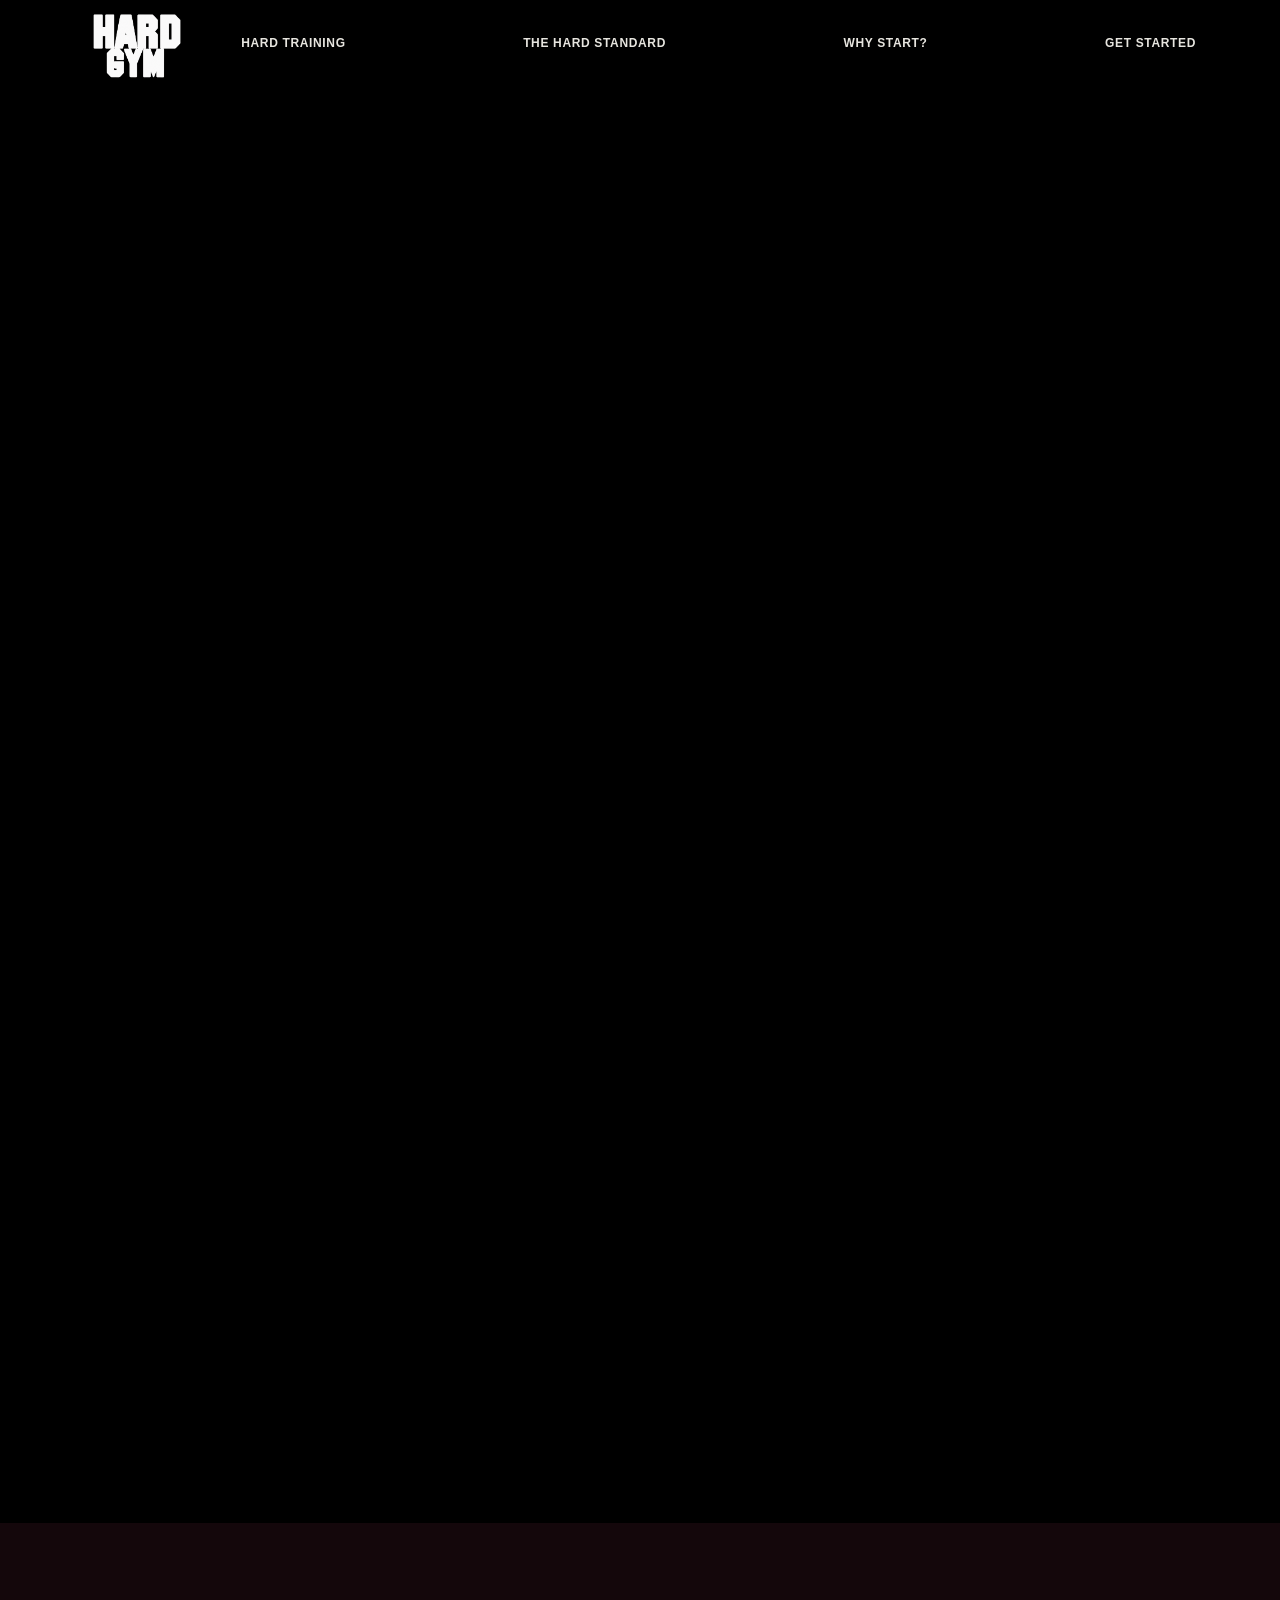
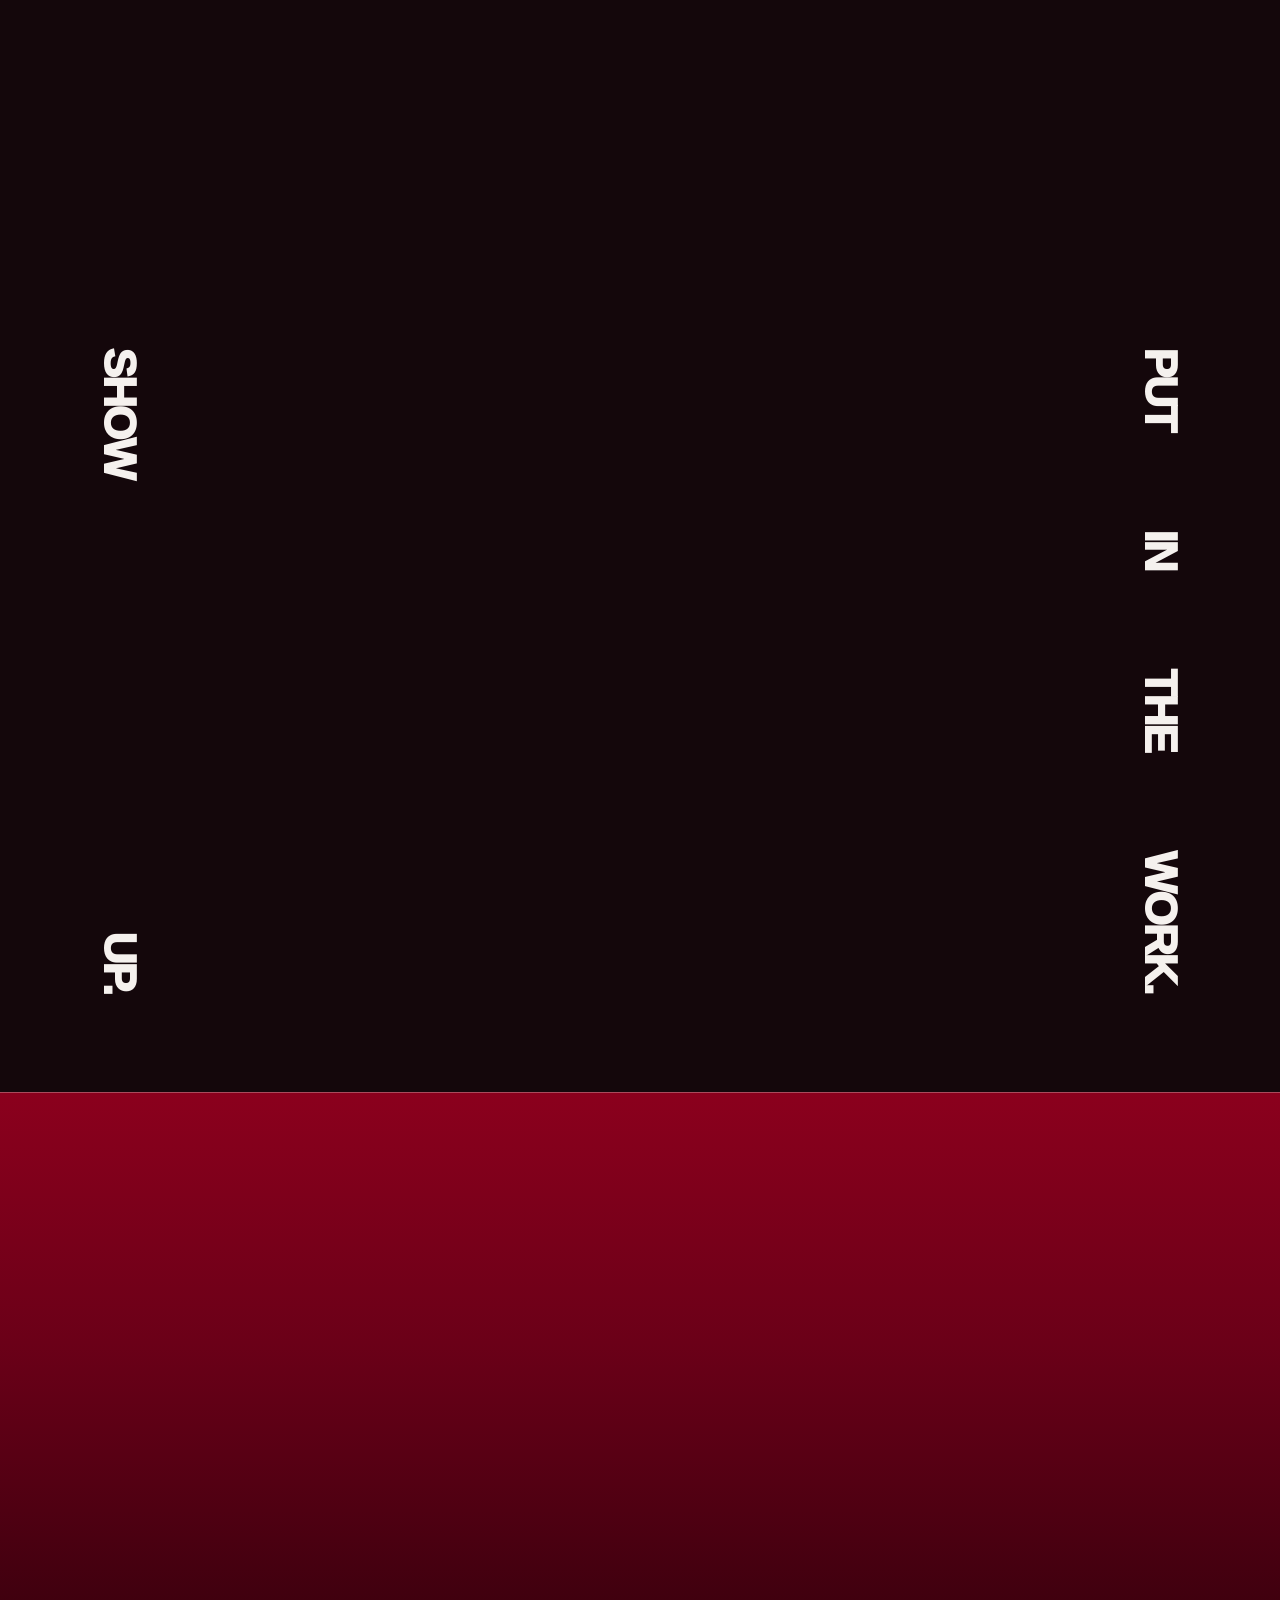
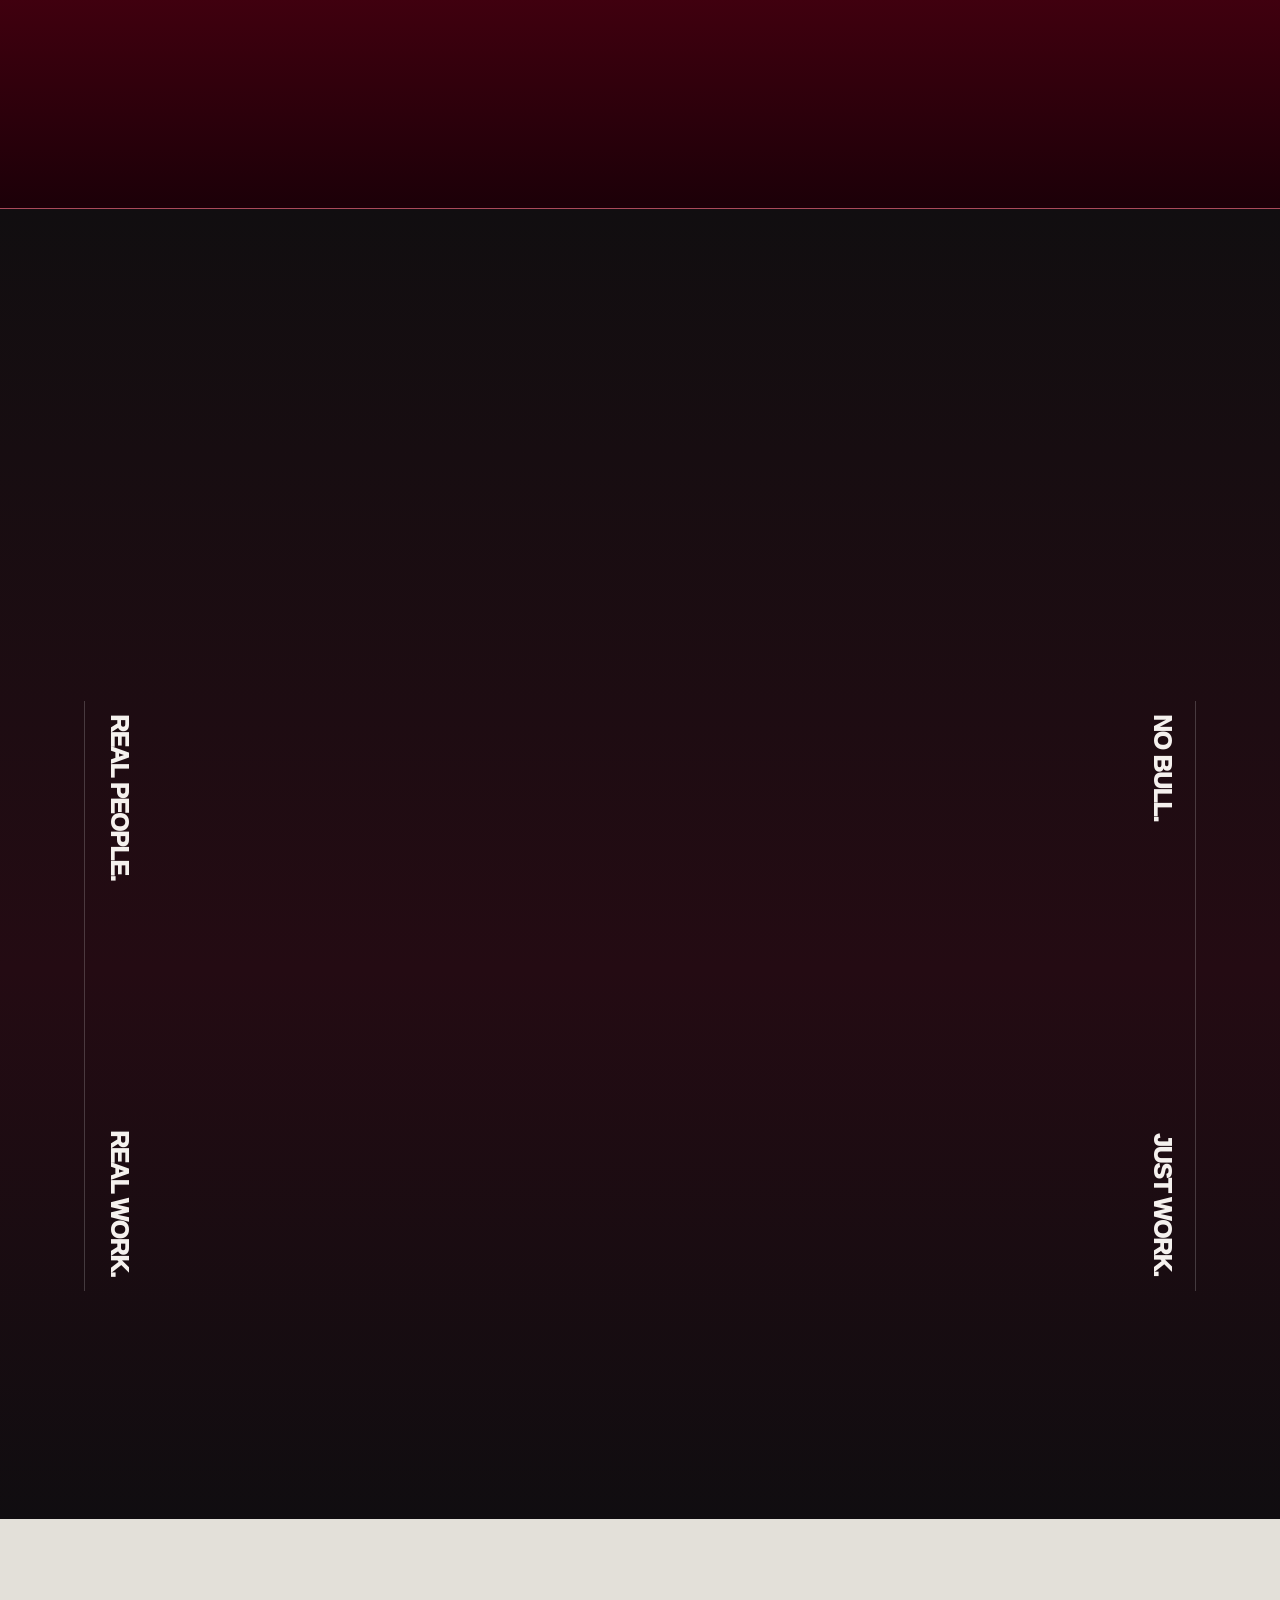
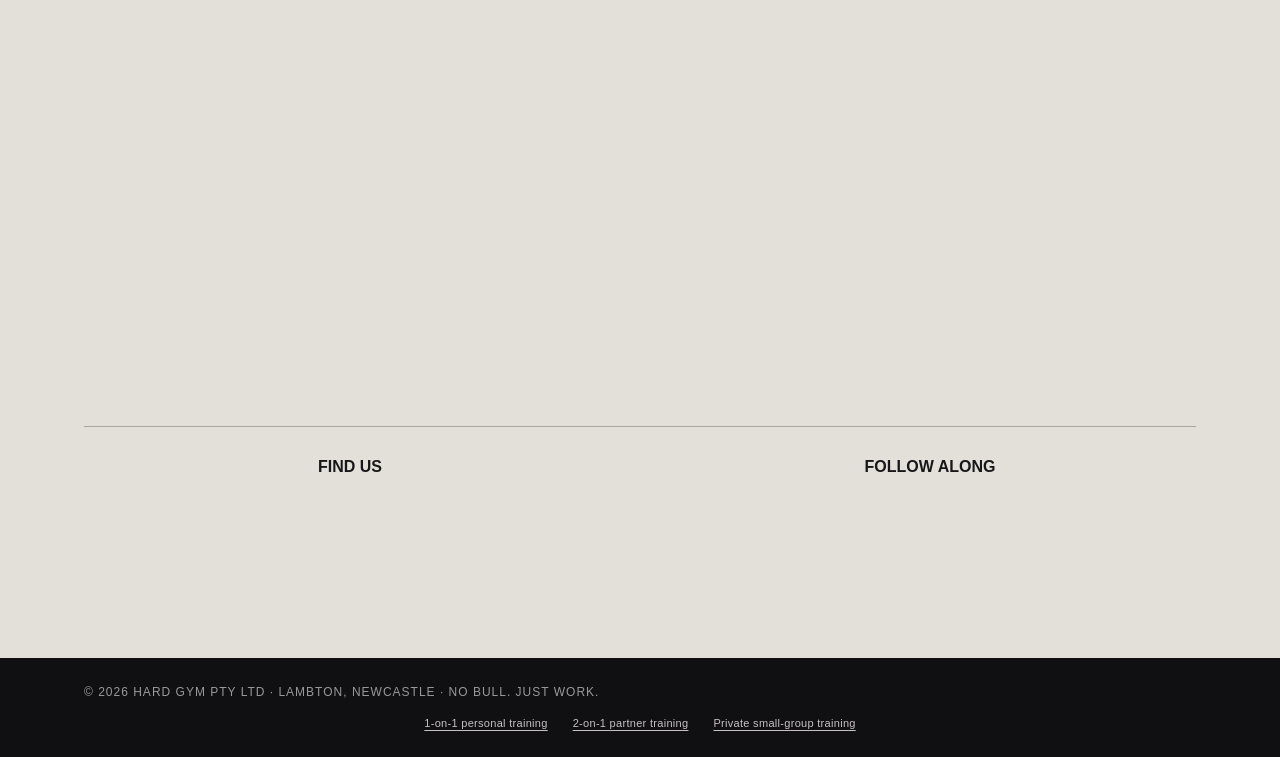
<file: index.html>
<!DOCTYPE html>

<html lang="en-AU">
<head>
<meta charset="utf-8"/><meta content="width=device-width,initial-scale=1" name="viewport"/>
<title>HARD GYM | Personal Training Newcastle</title>
<link rel="canonical" href="https://www.hardgym.com.au/">
<meta name="robots" content="index, follow, max-image-preview:large"/>
<meta property="og:type" content="website"/>
<meta property="og:locale" content="en_AU"/>
<meta property="og:site_name" content="HARD GYM"/>
<meta property="og:title" content="HARD GYM | Personal Training Newcastle"/>
<meta property="og:description" content="Personal training in Newcastle at HARD GYM, Lambton. 1-on-1 coaching, partner sessions and private small-group strength training."/>
<meta property="og:url" content="https://www.hardgym.com.au/"/>
<meta property="og:image" content="https://www.hardgym.com.au/IMG_7191.jpeg"/>
<meta property="og:image:alt" content="HARD GYM personal training session in Lambton, Newcastle"/>
<meta name="twitter:card" content="summary_large_image"/>
<meta name="description" content="Personal training in Newcastle at HARD GYM, Lambton. 1-on-1 coaching, partner training and private small-group strength sessions. Book a free consultation."/>
<meta content="#39040f" name="theme-color"/>
  <script type="application/ld+json">
{
  "@context": "https://schema.org",
  "@graph": [
    {
      "@type": "ExerciseGym",
      "@id": "https://www.hardgym.com.au/#business",
      "name": "HARD GYM",
      "url": "https://www.hardgym.com.au/",
      "description": "Coaching-led private strength and conditioning gym in Lambton, Newcastle. Personal training, partner training and private small-group sessions focused on technique, strength and structured progression.",
      "image": "https://www.hardgym.com.au/IMG_7191.jpeg",
      "logo": "https://www.hardgym.com.au/hard-gym-header-logo.png",
      "telephone": "+61413410295",
      "email": "info@hardgym.com.au",
      "address": {
        "@type": "PostalAddress",
        "streetAddress": "Unit 3, 37 Griffiths Road",
        "addressLocality": "Lambton",
        "addressRegion": "NSW",
        "postalCode": "2299",
        "addressCountry": "AU"
      },
      "areaServed": [
        {
          "@type": "Place",
          "name": "Newcastle, NSW, Australia"
        },
        {
          "@type": "Place",
          "name": "Lambton, NSW, Australia"
        }
      ],
      "sameAs": [
        "https://www.instagram.com/hardgymnewcastle/"
      ],
      "makesOffer": [
        {
          "@type": "Offer",
          "itemOffered": {
            "@type": "Service",
            "name": "1-on-1 personal training",
            "url": "https://www.hardgym.com.au/personal-training-newcastle.html"
          }
        },
        {
          "@type": "Offer",
          "itemOffered": {
            "@type": "Service",
            "name": "2-on-1 partner personal training",
            "url": "https://www.hardgym.com.au/partner-training-newcastle.html"
          }
        },
        {
          "@type": "Offer",
          "itemOffered": {
            "@type": "Service",
            "name": "Private small-group strength training",
            "url": "https://www.hardgym.com.au/small-group-training-newcastle.html"
          }
        }
      ]
    },
    {
      "@type": "WebSite",
      "@id": "https://www.hardgym.com.au/#website",
      "name": "HARD GYM",
      "url": "https://www.hardgym.com.au/",
      "publisher": {
        "@id": "https://www.hardgym.com.au/#business"
      },
      "inLanguage": "en-AU"
    },
    {
      "@type": "WebPage",
      "@id": "https://www.hardgym.com.au/#webpage",
      "url": "https://www.hardgym.com.au/",
      "name": "HARD GYM | Personal Training Newcastle",
      "isPartOf": {
        "@id": "https://www.hardgym.com.au/#website"
      },
      "about": {
        "@id": "https://www.hardgym.com.au/#business"
      },
      "inLanguage": "en-AU"
    }
  ]
}
</script>
  <style>
:root{--ink:#110d10;--steel:#29272a;--silver:#b8b9b8;--paper:#e7e5df;--red:#800019;--hot:#bb3049}
*{box-sizing:border-box}html{scroll-behavior:smooth}body{margin:0;background:#151517;color:var(--paper);font-family:Arial,Helvetica,sans-serif;line-height:1.55}
a{color:inherit} .wrap{max-width:1160px;margin:auto;padding:0 24px}
.metal{background-color:#282a2d;background-image:repeating-linear-gradient(94deg,transparent 0px,rgba(255,255,255,.025) 1px,transparent 3px,rgba(0,0,0,.14) 6px),linear-gradient(120deg,#141518,#4a4b4d 47%,#191a1c 100%)}
nav{border-bottom:1px solid #6667;position:relative;z-index:3;background:#171719ed}
.nav{display:flex;align-items:center;justify-content:space-between;gap:16px;min-height:78px}
.logo{font-size:26px;font-weight:1000;letter-spacing:-1.8px;text-decoration:none;font-style:italic}.logo span{color:var(--hot)}
.navlinks{display:flex;gap:26px;font-size:12px;font-weight:800;text-transform:uppercase;letter-spacing:1.2px}
.navlinks a{text-decoration:none}.navlinks a:hover{color:#f47a87}
.tag{font-size:12px;font-weight:900;letter-spacing:2.5px;text-transform:uppercase;color:#f07182}
.hero{position:relative;overflow:hidden;min-height:650px;display:flex;align-items:center;border-bottom:6px solid var(--red)}
.hero:before{content:"";position:absolute;inset:0;background:repeating-linear-gradient(145deg,transparent 0 28px,#0002 29px 31px,transparent 32px 60px);opacity:.5}
.hero:after{content:"HARD";position:absolute;right:-80px;bottom:-115px;font-size:clamp(180px,32vw,520px);font-weight:1000;letter-spacing:-.12em;color:#ffffff08;pointer-events:none}
.hero-content{position:relative;z-index:1;padding:100px 24px}
h1,h2,h3,p{margin-top:0}h1,h2,h3{font-stretch:condensed;text-transform:uppercase;line-height:.96;letter-spacing:-.055em}
h1{font-size:clamp(64px,11vw,142px);max-width:950px;margin:18px 0 22px;font-weight:1000}h1 em{font-style:normal;color:#e94b60}
.lead{font-size:clamp(18px,2vw,23px);max-width:630px;color:#dedddd}
.btn{display:inline-block;background:var(--red);color:white;text-decoration:none;font-size:13px;letter-spacing:1px;font-weight:900;text-transform:uppercase;padding:17px 23px;border:1px solid #b83e53;transition:.2s}
.btn:hover{background:#a62a40}.btn.secondary{background:transparent;border-color:#a5a5a5}
.actions{display:flex;gap:12px;flex-wrap:wrap;margin-top:32px}
.stripe{background:#741b2b;padding:15px 0;text-align:center;font-size:12px;font-weight:900;letter-spacing:2.5px;text-transform:uppercase}
section{padding:88px 0}h2{font-size:clamp(43px,6.5vw,79px);margin:15px 0 22px}
.sectionintro{max-width:700px;color:#bfc0c1;font-size:18px}
.grid{display:grid;grid-template-columns:repeat(3,1fr);gap:15px;margin-top:38px}
.service{background:linear-gradient(145deg,#353638,#1b1c1f);border:1px solid #6667;border-top:4px solid var(--red);padding:30px;min-height:310px;display:flex;flex-direction:column}
.num{font-size:13px;letter-spacing:2px;color:#ef7b8b;font-weight:900}
.service h3{font-size:37px;margin:36px 0 15px}.service p{color:#ccc}.service a{margin-top:auto;text-transform:uppercase;text-decoration:none;font-weight:900;font-size:12px;letter-spacing:1px;color:#f18290}
.statement{background:linear-gradient(120deg,#55111f,#8c2033);border-top:1px solid #aa4a5b;border-bottom:1px solid #aa4a5b}
.statement h2{max-width:850px}.statement p{max-width:690px;font-size:20px;color:#f0dadd}
.steps{display:grid;grid-template-columns:repeat(3,1fr);gap:30px;margin-top:40px}
.step{border-top:1px solid #777;padding-top:22px}.step h3{font-size:28px;margin:15px 0}.step p{color:#c1c1c1}
.contact{background:#e3e0d9;color:#171719}.contact .tag{color:#902035}.contact h2{max-width:850px}.contact p{max-width:750px}
.contact .btn{margin-top:12px}.details{display:flex;gap:45px;flex-wrap:wrap;margin-top:55px;border-top:1px solid #a8a6a1;padding-top:28px}.details a{color:#78192c;font-weight:bold}
.note{font-size:12px;color:#626262;margin-top:20px}
footer{padding:25px 0;background:#101012;color:#999;font-size:12px;text-transform:uppercase;letter-spacing:1px}
@media(max-width:750px){.navlinks{gap:12px;font-size:10px}.navlinks a:nth-child(2){display:none}.hero{min-height:570px}.grid,.steps{grid-template-columns:1fr}.service{min-height:250px}section{padding:65px 0}.hero-content{padding:90px 24px}h1{font-size:clamp(60px,13vw,95px)}}

/* Authentic HARD GYM branding and diamond-plate steel */
.logo{display:block;width:106px;line-height:0}.logo img{display:block;width:100%;height:auto;mix-blend-mode:screen}
.nav{min-height:86px}
.metal{background-image:linear-gradient(100deg,rgba(9,9,11,.89),rgba(18,18,20,.83)),url('[data-uri]');background-size:cover,520px auto;background-position:center;background-repeat:no-repeat,repeat}
.hero{background-image:linear-gradient(95deg,rgba(5,5,7,.92),rgba(14,14,16,.67)),url('[data-uri]');background-size:cover,660px auto;background-repeat:no-repeat,repeat}
.red-text{color:#ee697b}.start-section{position:relative;overflow:hidden}.start-section:before{content:'';position:absolute;inset:0;background:linear-gradient(180deg,transparent,#09090b65);pointer-events:none}.start-section .wrap{position:relative}
.start-section h2{max-width:1060px}.start-section .sectionintro{max-width:670px}
.steps{gap:14px;margin-top:42px}.step{border:1px solid #ffffff38;background:linear-gradient(155deg,rgba(25,26,28,.94),rgba(47,24,30,.89));padding:28px 25px 32px;min-height:295px;transition:border-color .3s,transform .3s}.step:hover{border-color:#e2697a;transform:translateY(-4px)}
.step-top{display:flex;align-items:center;gap:16px}.step-no{font-size:46px;font-weight:900;color:#ef7181;letter-spacing:-3px}.step-rule{height:1px;background:#b75061;flex:1}.step h3{font-size:clamp(25px,3vw,36px);margin:28px 0 17px;letter-spacing:-.04em}.step p{font-size:16px;line-height:1.65;color:#ddd}
.start-cta{display:flex;align-items:center;justify-content:space-between;gap:25px;border-left:5px solid #b83149;background:#17171bdc;margin-top:16px;padding:22px 26px}.start-cta strong{font-size:22px;display:block;letter-spacing:-.03em}.start-cta span{display:block;color:#c3c3c3;font-size:14px}
/* HARD GYM motion system: bold but restrained */
@keyframes hg-rise{from{opacity:0;transform:translate3d(0,42px,0);filter:blur(5px)}to{opacity:1;transform:translate3d(0,0,0);filter:blur(0)}}
@keyframes hg-wipe{from{opacity:0;clip-path:inset(0 0 90% 0);transform:translate3d(-18px,18px,0)}to{opacity:1;clip-path:inset(0 0 0 0);transform:none}}
@keyframes hg-line{from{transform:scaleX(0)}to{transform:scaleX(1)}}
/* Default remains fully visible even when iOS file preview blocks JavaScript. */
.motion-on .reveal:not(.is-visible){opacity:0;transform:translate3d(0,42px,0);filter:blur(5px)}
.motion-on .reveal{transition:opacity .9s ease,transform .95s cubic-bezier(.18,.8,.2,1),filter .9s ease;will-change:transform,opacity}
.motion-on .reveal.is-visible{opacity:1;transform:none;filter:none}
.motion-on .motion-heading:not(.is-visible){opacity:0;transform:translate3d(-18px,36px,0);clip-path:inset(0 0 85% 0)}
.motion-on .motion-heading{transition:opacity .75s ease,transform .9s cubic-bezier(.16,1,.3,1),clip-path 1s cubic-bezier(.16,1,.3,1);will-change:transform,opacity}
.motion-on .motion-heading.is-visible{opacity:1;transform:none;clip-path:inset(0 0 0 0)}
.motion-on .motion-copy:not(.is-visible){opacity:0;transform:translateY(22px)}
.motion-on .motion-copy{transition:opacity .85s ease,transform .9s cubic-bezier(.2,.8,.2,1);will-change:transform,opacity}
.motion-on .motion-copy.is-visible{opacity:1;transform:none}
.motion-on .motion-card:not(.is-visible){opacity:0;transform:translateY(38px) scale(.975)}
.motion-on .motion-card{transition:opacity .8s ease,transform .9s cubic-bezier(.18,.8,.2,1),border-color .25s ease;will-change:transform,opacity}
.motion-on .motion-card.is-visible{opacity:1;transform:none}
.motion-on .motion-card:nth-child(2){transition-delay:110ms}
.motion-on .motion-card:nth-child(3){transition-delay:220ms}
@media(hover:hover){.service:hover{transform:translateY(-5px)!important;border-color:#c04a5c}}
@media(prefers-reduced-motion:reduce){*,*:before,*:after{animation:none!important;transition:none!important;scroll-behavior:auto!important}.motion-on .reveal,.motion-on .motion-heading,.motion-on .motion-copy,.motion-on .motion-card{opacity:1;transform:none;filter:none;clip-path:none}}

/* Updated HARD GYM palette: layered wine-red steel, preserving original diamond plate image */
body{background:#14070b}
nav{background:#180e12f2;border-bottom-color:#9b364855}
.hero{border-bottom-color:#850a25}
.hero.metal{background-color:#280b14}
.hero.metal::before{background:linear-gradient(125deg,rgba(14,0,6,.35),rgba(109,0,27,.23),rgba(7,0,3,.36)),repeating-linear-gradient(145deg,transparent 0 28px,#0002 29px 31px,transparent 32px 60px);opacity:1}
.stripe{background:linear-gradient(90deg,#43000e,#8d0625 48%,#39000c)}
.statement{background:linear-gradient(180deg,#8b001d 0%,#6b0018 35%,#41000f 70%,#1c0008 100%)}
.btn{background:#7d1428;border-color:#aa3a50}
.btn:hover{background:#9d203a}
.service{background:linear-gradient(145deg,#393034,#21161c);border-top-color:#9a2039}
.contact{background:#e3e0d9}
.consultation-intro{font-size:clamp(17px,2vw,21px);font-weight:700;line-height:1.55;max-width:760px;margin:32px 0 0}
.contact .actions{margin-top:20px}


/* Keep both consultation actions side by side, including on iPhone */
.contact .actions{display:grid;grid-template-columns:minmax(0,1fr) minmax(0,1fr);gap:12px;align-items:stretch}
.contact .actions .btn{display:flex;align-items:center;justify-content:center;text-align:center;min-width:0;box-sizing:border-box;line-height:1.3;padding:17px 12px}
@media(max-width:480px){.contact .actions{gap:10px}.contact .actions .btn{font-size:11px;letter-spacing:.5px;padding:15px 7px}}

/* Contact details: balanced two-column layout on mobile and desktop */
.contact .details{display:grid;grid-template-columns:minmax(0,1fr) minmax(0,1fr);gap:clamp(12px,4vw,48px);align-items:start}
.contact .details>div{min-width:0}
.contact .details p{overflow-wrap:anywhere}
@media(max-width:480px){.contact .details{gap:12px}.contact .details strong{font-size:clamp(12px,3.5vw,16px)}.contact .details p{font-size:clamp(12px,3.35vw,16px);line-height:1.55}.contact .details a{font-size:inherit}}
nav {
  border-bottom: none !important;
  background: transparent !important;
  background-color: transparent !important;
  position: absolute !important;
  top: 0;
  left: 0;
  width: 100%;
  z-index: 100;
}
  nav .logo {
  margin-left: 0 !important;
  position: absolute;
  left: 0;
}
 .hero-copy-section h1, .hero-copy-section h1 em, .hero-copy-section .tag, .hero-copy-section .lead { color: #ffffff !important; }
.hero-copy-section .btn:not(.secondary) { background: #ffffff !important; color: #000000 !important; border-color: #ffffff !important; }
@media (hover: hover) and (pointer: fine) {
  .hero-copy-section .actions .btn:hover { transform: scale(1.06); }
}
.hero-copy-section .actions .btn { transition: transform 220ms ease, background-color 220ms ease, color 220ms ease; }
@media (prefers-reduced-motion: reduce) {
  .hero-copy-section .actions .btn { transition: none; }
  .hero-copy-section .actions .btn:hover { transform: none; }
}
  </style>
<style>
/* Consultation page call-to-action */
.contact .actions { margin-top: 2rem; margin-bottom: 2.5rem; display: grid; grid-template-columns: minmax(0, 1fr); }
.contact .actions .consultation-button { display: flex; width: 100%; min-width: 0; min-height: 86px; padding: 22px 20px; align-items: center; justify-content: center; box-sizing: border-box; font-size: clamp(1.5rem, 5vw, 2rem); font-weight: 900; letter-spacing: .10em; text-align: center; }
.contact .details p a[href^="mailto:"] { display: inline-block; margin-top: .5rem; overflow-wrap: anywhere; }
.hero.metal::before {
  background: rgba(0, 0, 0, 0.55);
  z-index: 1;
}
.hero.metal::after {
  display: none;
}
.hero.metal .hero-content {
  position: relative;
  z-index: 2;
}.hero-video {
  position: absolute;
  inset: 0;
  width: 100%;
  height: 100%;
  object-fit: cover;
  object-position: center;
  z-index: 0;
  pointer-events: none;
}
.hero::before {
  z-index: 1;
  background: rgba(0, 0, 0, 0.55);
}
.hero::after {
  z-index: 1;
  pointer-events: none;
}
.hero-content {
  position: relative;
  z-index: 2;
}
@media (prefers-reduced-motion: reduce) {
  .hero-video { display: none; }
}
.hero.metal {
  background-image: none;
}
.hero.metal::before {
  background: rgba(0,0,0,.55) !important;
}
.hero.metal::after {
  display: none !important;
}.hero::before,
.hero::after {
  pointer-events: none !important;
}
.hero .hero-content,
.hero .hero-content .actions,
.hero .hero-content .btn {
  position: relative;
  z-index: 5;
}
.hero .hero-content .btn {
  pointer-events: auto;
}
/* HARD GYM: MOBILE-ONLY RESPONSIVE LAYOUT. DESKTOP RULES ABOVE UNCHANGED. */
@media screen and (max-width: 750px) {
  html,body {width:100%;max-width:100%;overflow-x:clip}
  .wrap {width:100%;max-width:100%;padding-left:22px;padding-right:22px}
  nav {position:absolute!important;top:0;left:0;width:100%;background:transparent!important}
  nav .nav {position:relative;min-height:96px;padding:12px 20px 12px 118px;display:flex;justify-content:flex-end;align-items:flex-start;gap:0}
  nav .logo {position:absolute;left:12px!important;top:13px;width:94px;margin:0!important;z-index:2}
  nav .logo img {width:100%;height:auto}
  .navlinks {display:flex;flex-direction:row;align-items:center;justify-content:flex-end;flex-wrap:nowrap;gap:clamp(7px,2.3vw,15px);font-size:clamp(8px,2.3vw,11px);line-height:1.2;letter-spacing:.35px;text-align:right;padding-top:17px;min-width:0}
  .navlinks a:nth-child(2) {display:block}
  .navlinks a {white-space:nowrap}
  .hero {height:auto;min-height:710px;display:flex;align-items:center;overflow:hidden}
  .hero-video {width:100%;height:100%;object-fit:cover;object-position:center}
  .hero-content {width:100%;max-width:100%;padding:160px 22px 68px!important;margin:0 auto;display:block;min-width:0}
  .hero-content .tag {font-size:11px;line-height:1.5;letter-spacing:1.5px;max-width:100%;margin-bottom:20px}
  .hero h1 {font-size:clamp(46px,12vw,76px);line-height:.98;letter-spacing:-.06em;max-width:100%;margin:0 0 24px;overflow-wrap:normal}
  .hero h1 em {display:inline-block}
  .hero .lead {font-size:17px;line-height:1.55;max-width:100%;margin:0}
  .hero .actions {display:flex;flex-direction:column;align-items:stretch;gap:12px;margin-top:26px;width:100%}
  .hero .actions .btn {display:flex;align-items:center;justify-content:center;min-height:55px;width:100%;padding:14px 16px;text-align:center;font-size:12px;line-height:1.35}
  .stripe {font-size:10px;line-height:1.7;letter-spacing:1.5px;padding:17px 16px}
  section {padding:60px 0}
  section h2 {font-size:clamp(38px,10.4vw,65px);line-height:1.02;overflow-wrap:break-word}
  .sectionintro,.statement p {font-size:17px;line-height:1.6}
  .grid,.steps {grid-template-columns:minmax(0,1fr);gap:16px}
  .service {min-width:0;min-height:245px;padding:25px}
  .service h3 {font-size:34px;margin:25px 0 12px}
  .step {min-width:0;min-height:0}
  .contact .actions {grid-template-columns:minmax(0,1fr)}
  .contact .actions .btn {width:100%;max-width:100%}
  .contact .details {grid-template-columns:minmax(0,1fr);gap:22px}
  .contact .details p {overflow-wrap:anywhere}
  footer {line-height:1.7}
}
@media screen and (max-width: 380px) {
  .hero h1 {font-size:clamp(43px,11.7vw,54px)}
  .hero-content {padding-top:150px!important}
  nav .logo {width:84px}
  nav .nav {padding-left:101px;padding-right:12px}
  .navlinks {gap:7px;font-size:8px;letter-spacing:0}
}
<style>.logo img{mix-blend-mode:normal!important;object-fit:contain}
</style><style>
/* Video-first hero: retain the original typography, buttons and content layout */
.hero.metal { min-height: 650px; border-bottom: 0; }
.hero-copy-section { background: #000; padding: 0; }
.hero-copy-section .hero-content { padding: 100px 24px; }
@media (max-width: 700px) {
  .hero.metal { min-height: 420px; }
  .hero-copy-section .hero-content { padding: 90px 24px; }
}
</style>
<link rel="icon" href="/favicon.ico?v=2" sizes="any" />
<link rel="icon" type="image/png" href="/hard-gym-favicon.png?v=2" />
<link rel="apple-touch-icon" href="/apple-touch-icon.png?v=2" />
<style>
/* HARD GYM: show the complete video frame without cropping it. */
.hero.metal {
  display: block;
  height: auto;
  min-height: 0;
  overflow: hidden;
  background: #000;
}
.hero.metal .hero-video {
  display: block;
  position: relative;
  inset: auto;
  width: 100%;
  height: auto;
  max-width: 100%;
  object-fit: contain;
  object-position: center;
}
@media (max-width: 700px) {
  .hero.metal { height: auto; min-height: 0; }
}
@media (prefers-reduced-motion: reduce) {
  .hero.metal .hero-video { display: block; }
}
</style>

<style>
/* Centre only the introduction below the video; preserve its typography and buttons. */
.hero-copy-section .hero-content { text-align: center; }
.hero-copy-section .hero-content h1,
.hero-copy-section .hero-content .lead { margin-left: auto; margin-right: auto; }
.hero-copy-section .hero-content .actions { justify-content: center; }
@media (max-width: 750px) {
  .hero-copy-section .hero-content .actions { align-items: center; }
}
</style>

<style>
/* Desktop-only: fill the visible browser viewport before the next section.
   Mobile video layout and all other sections remain unchanged. */
@media (min-width: 751px) {
  .hero.metal {
    height: 100vh;
    height: 100svh;
    min-height: 0;
    max-height: none;
    overflow: hidden;
  }
  .hero.metal .hero-video {
    position: absolute;
    inset: 0;
    width: 100%;
    height: 100%;
    max-width: none;
    object-fit: cover;
    object-position: center center;
  }
}
</style>

<style id="hg-center-content-sections">
/* Center the content of the four requested sections only. */
#training, #approach, section.metal, #contact { text-align: center; }
#training .sectionintro, #approach h2, #approach p, #contact h2, #contact > .wrap > p { margin-left: auto; margin-right: auto; }
#training .service, section.metal .step { text-align: center; }
#contact .actions { justify-content: center; }
/* Preserve the existing two-column button arrangement where applicable. */
#contact .actions { width: 100%; max-width: 100%; margin-left: auto; margin-right: auto; }
#contact .details { text-align: center; justify-items: center; }
#contact .details > div { text-align: center; }
</style>

<style id="hg-mobile-center-content-sections">
/* Mobile-only alignment for Training, The Standard, How to Start and Your Move. */
@media screen and (max-width: 750px) {
  #training, #approach, section.metal, #contact { text-align: center; }
  #training .wrap, #approach .wrap, section.metal .wrap, #contact .wrap { text-align: center; }
  #training h2, #training .sectionintro, #approach h2, #approach p,
  section.metal h2, section.metal p, #contact h2, #contact p,
  #contact .consultation-intro { text-align: center; margin-left: auto; margin-right: auto; }
  #training .service, section.metal .step { text-align: center; }
  #contact .actions { justify-content: center; align-items: center; margin-left: auto; margin-right: auto; }
  #contact .details { text-align: center; justify-items: center; }
  #contact .details > div { text-align: center; }
}
</style>
<style>
/* Mobile-only accessible navigation; desktop links remain unchanged. */
.hg-mobile-menu { display: none; }
@media (max-width: 750px) {
  nav .navlinks { display: none !important; }
  nav .nav { align-items: center; }
  .hg-mobile-menu { display: block; position: relative; margin-left: auto; z-index: 5; color: #fff; }
  .hg-mobile-menu summary { display: flex; align-items: center; gap: 9px; list-style: none; cursor: pointer; padding: 11px 14px; min-height: 44px; border: 1px solid rgba(255,255,255,.65); border-radius: 6px; background: rgba(15,10,12,.82); font-size: 12px; font-weight: 900; letter-spacing: 1.2px; user-select: none; }
  .hg-mobile-menu summary::-webkit-details-marker { display: none; }
  .hg-mobile-menu summary:focus-visible, .hg-mobile-menu-panel a:focus-visible { outline: 2px solid white; outline-offset: 3px; }
  .hg-menu-icon { font-size: 19px; line-height: 1; }
  .hg-mobile-menu[open] summary { background: #fff; color: #111; }
  .hg-mobile-menu-panel { position: absolute; top: calc(100% + 8px); right: 0; width: min(260px, calc(100vw - 32px)); background: #171315; border: 1px solid rgba(255,255,255,.3); border-radius: 8px; box-shadow: 0 12px 35px rgba(0,0,0,.45); overflow: hidden; }
  .hg-mobile-menu-panel a { display: flex; align-items: center; justify-content: center; text-align: center; padding: 17px 19px; min-height: 52px; text-decoration: none; color: white; font-size: 13px; font-weight: 800; letter-spacing: .8px; text-transform: uppercase; }
  .hg-mobile-menu-panel a + a { border-top: 1px solid rgba(255,255,255,.14); }
  .hg-mobile-menu-panel a:active { background: #5c1324; }
}
</style>
<script>
document.addEventListener('click', function(e) {
  const menu = document.querySelector('.hg-mobile-menu');
  if (!menu || !menu.open) return;
  if (e.target.closest('.hg-mobile-menu-panel a') || !menu.contains(e.target)) menu.open = false;
});
</script>
<style>
/* HARD GYM training photo panels only */
#training .hg-training-panels{display:grid;grid-template-columns:repeat(3,minmax(0,1fr));gap:0;margin-top:38px}
#training .hg-training-panel{position:relative;display:flex;align-items:center;justify-content:center;min-width:0;height:clamp(390px,52vw,700px);overflow:hidden;background:linear-gradient(135deg,#353638,#151517);color:#fff;text-decoration:none;isolation:isolate}
#training .hg-training-panel:not(:last-child){border-right:2px solid #151517}
#training .hg-training-panel:after{content:"";position:absolute;inset:0;background:linear-gradient(180deg,rgba(0,0,0,.12),rgba(0,0,0,.28));z-index:0;pointer-events:none}
#training .hg-training-panel img{position:absolute;inset:0;width:100%;height:100%;object-fit:cover;object-position:center center;transition:transform .45s ease}
#training .hg-training-panel span{position:relative;z-index:1;font-size:clamp(24px,3.1vw,50px);font-weight:900;letter-spacing:-.045em;text-align:center;line-height:1.05;text-shadow:0 2px 15px #000a;padding:12px}
@media(hover:hover){#training .hg-training-panel:hover img{transform:scale(1.055)}}
#training .hg-training-panel:focus-visible{outline:3px solid #fff;outline-offset:-5px}
@media(max-width:750px){#training .hg-training-panels{grid-template-columns:1fr;gap:8px}#training .hg-training-panel{height:440px}#training .hg-training-panel span{font-size:42px}}
@media(prefers-reduced-motion:reduce){#training .hg-training-panel img{transition:none}}
</style>
<style>
/* Training-only typography and full-height vertical photo-side slogans. */
#training{--hg-side-width:clamp(54px,5.6vw,78px)}
#training .hg-training-intro{margin-inline:var(--hg-side-width)}
#training .hg-training-title{display:flex;align-items:baseline;justify-content:space-between;gap:12px;width:100%;margin:0 0 24px;font-size:clamp(64px,11vw,142px);font-weight:1000;line-height:.96;letter-spacing:-.055em;color:#f5f1ee;white-space:nowrap}
#training .hg-training-title span{display:block}
#training .hg-training-description{display:block;width:100%;max-width:none;margin:0;color:#bfc0c1;font-size:clamp(17px,1.65vw,21px);line-height:1.55;text-align:justify;text-align-last:justify}
#training .hg-training-showcase{display:grid;grid-template-columns:var(--hg-side-width) minmax(0,1fr) var(--hg-side-width);align-items:stretch;margin-top:38px}
#training .hg-training-showcase .hg-training-panels{grid-column:2;grid-row:1;min-width:0;margin-top:0}
#training .hg-training-side{display:flex;flex-direction:row;align-items:center;justify-content:space-between;box-sizing:border-box;width:100%;height:clamp(390px,52vw,700px);padding:10px 5px;writing-mode:vertical-rl;text-orientation:mixed;color:#f5f1ee;font-size:clamp(26px,3.5vw,50px);font-weight:1000;letter-spacing:-.055em;line-height:1;white-space:nowrap}
#training .hg-training-side span{display:block}
#training .hg-training-side--left{grid-column:1;grid-row:1}
#training .hg-training-side--right{grid-column:3;grid-row:1}
@media(max-width:750px){
  #training{--hg-side-width:clamp(30px,9vw,45px)}
  #training .hg-training-title{gap:5px;margin-bottom:16px;font-size:clamp(27px,6.8vw,50px)}
  #training .hg-training-description{font-size:15px;line-height:1.5;text-align:left;text-align-last:auto}
  #training .hg-training-showcase{margin-top:24px}
  #training .hg-training-side{height:440px;padding:10px 3px;font-size:clamp(19px,5.5vw,26px)}
  #training .hg-training-side--left{align-self:start}
  #training .hg-training-side--right{align-self:end}
  #training .hg-training-panel span{font-size:clamp(25px,7vw,40px)}
}
</style>

<style id="hg-training-mobile-carousel">
/* Only the mobile training section changes. Desktop retains its three-column layout. */
#training .hg-training-mobile-controls,
#training .hg-training-mobile-progress{display:none}
@media (max-width:750px){
  #training .hg-training-intro{margin-inline:0}
  #training .hg-training-title{
    display:flex;flex-direction:row;align-items:center;justify-content:center;
    width:100%;gap:clamp(6px,2vw,14px);margin:0 0 19px;
    font-size:clamp(29px,8.5vw,47px);line-height:.94;letter-spacing:-.055em;
    white-space:nowrap;text-align:center
  }
  #training .hg-training-description{
    display:block;width:100%;max-width:38rem;margin:0 auto;
    text-align:center;text-align-last:center;font-size:clamp(15px,3.8vw,18px);line-height:1.56
  }
  #training{--hg-side-width:clamp(32px,8.3vw,44px)}
  #training .hg-training-showcase{
    position:relative;grid-template-columns:var(--hg-side-width) minmax(0,1fr) var(--hg-side-width);
    margin-top:30px;margin-left:-22px;margin-right:-22px
  }
  #training .hg-training-showcase .hg-training-panels{
    display:flex;grid-column:2;grid-row:1;gap:0;min-width:0;width:100%;margin-top:0;
    overflow-x:auto;overflow-y:hidden;scroll-snap-type:x mandatory;scroll-padding:0;
    -webkit-overflow-scrolling:touch;overscroll-behavior-x:contain;
    scrollbar-width:none
  }
  #training .hg-training-panels::-webkit-scrollbar{display:none}
  #training .hg-training-showcase .hg-training-panel{
    display:flex;flex:0 0 100%;width:100%;min-width:100%;height:clamp(510px,158vw,690px);
    scroll-snap-align:start;scroll-snap-stop:always;border:0
  }
  #training .hg-training-showcase .hg-training-panel:not(:last-child){border-right:0}
  #training .hg-training-showcase .hg-training-panel span{font-size:clamp(29px,8vw,46px)}
  #training .hg-training-side{
    height:clamp(510px,158vw,690px);padding:13px 3px;
    font-size:clamp(19px,5.2vw,25px);background:rgba(90,18,37,.4)
  }
  #training .hg-training-mobile-controls{
    position:absolute;z-index:4;display:flex;justify-content:space-between;align-items:center;
    left:calc(var(--hg-side-width) + 12px);right:calc(var(--hg-side-width) + 12px);
    top:50%;transform:translateY(-50%);pointer-events:none
  }
  #training .hg-training-mobile-controls button{
    display:grid;place-items:center;cursor:pointer;pointer-events:auto;
    width:42px;height:42px;padding:0;border:1px solid #f5f1ee9e;border-radius:50%;
    background:#800019e6;color:#fff;font:normal 37px/1 Arial,sans-serif;
    box-shadow:0 3px 15px #0006;touch-action:manipulation
  }
  #training .hg-training-mobile-controls button:disabled{opacity:0;pointer-events:none}
  #training .hg-training-mobile-controls button:focus-visible{outline:3px solid #fff;outline-offset:3px}
  #training .hg-training-mobile-progress{
    position:absolute;z-index:4;display:block;pointer-events:none;
    left:calc(var(--hg-side-width) + 13px);right:calc(var(--hg-side-width) + 13px);
    bottom:13px;height:4px;background:#ffffff85
  }
  #training .hg-training-mobile-progress span{
    display:block;height:100%;width:33.333%;background:#fff;transition:width .2s ease
  }
}
@media (max-width:360px){
  #training .hg-training-title{font-size:clamp(27px,8.3vw,31px)}
}
@media (prefers-reduced-motion:reduce){
  #training .hg-training-mobile-progress span{transition:none}
}
</style>
<style id="hg-sticky-navigation">
/* Keep the existing HARD GYM logo and nav at the viewport top on every screen. */
nav {position:fixed!important;top:0!important;left:0!important;right:0!important;width:100%;z-index:1000;}
nav.hg-nav-scrolled {background:rgba(18,9,13,.94)!important;background-color:rgba(18,9,13,.94)!important;-webkit-backdrop-filter:blur(10px);backdrop-filter:blur(10px);}
#training,#approach,#why-start,#contact {scroll-margin-top:96px;}
@media(max-width:750px){
  nav {position:fixed!important;top:0!important;left:0!important;right:0!important;}
  #training,#approach,#why-start,#contact {scroll-margin-top:105px;}
}
</style>

<style id="hg-standard-expanded-design">
/* Expanded HARD GYM Standard section: typography and copy only. */
#approach .hg-standard-title{
  max-width:none;width:100%;margin:0 auto 50px;
  font-size:clamp(40px,5.9vw,80px);line-height:1;letter-spacing:-.065em;
  font-weight:1000;color:#fff;white-space:nowrap;text-align:center
}
#approach .hg-standard-claim{
  max-width:1000px;margin:0 auto 14px;font-size:clamp(37px,5vw,66px);
  line-height:1.02;letter-spacing:-.045em;font-weight:900;text-align:center;color:#fff
}
#approach .hg-standard-subhead{
  max-width:950px;margin:0 auto 34px;font-size:clamp(25px,3vw,40px);
  line-height:1.1;letter-spacing:-.03em;font-weight:900;text-align:center;color:#ffb9c6
}
#approach .hg-standard-copy{max-width:890px;margin:0 auto}
#approach .hg-standard-copy p{
  max-width:none;margin:0 auto 24px;font-size:clamp(17px,1.7vw,20px);
  line-height:1.7;color:#f0dadd;text-align:center
}
#approach .hg-standard-signoff{
  max-width:none;margin:40px auto 0;font-size:clamp(34px,4.6vw,58px);
  line-height:1.1;font-weight:1000;letter-spacing:-.045em;color:#fff;text-align:center
}
@media(max-width:750px){
  #approach .hg-standard-title{
    font-size:clamp(35px,9.7vw,67px);white-space:normal;line-height:.98;
    margin-bottom:35px;overflow-wrap:normal;text-wrap:balance
  }
  #approach .hg-standard-claim{font-size:clamp(32px,8.1vw,53px);margin-bottom:18px}
  #approach .hg-standard-subhead{font-size:clamp(23px,5.6vw,35px);margin-bottom:26px}
  #approach .hg-standard-copy p{font-size:17px;line-height:1.65;margin-bottom:22px}
  #approach .hg-standard-signoff{font-size:clamp(32px,8vw,48px);margin-top:35px}
}
</style>
<style id="hg-why-start-design">
/* WHY START? testimonial placeholders — scoped to this section only */
#why-start{background:linear-gradient(180deg,#110e10 0%,#240b13 58%,#100d10 100%);color:#f5f1ee;overflow:hidden}
#why-start .hg-why-overline{display:flex;justify-content:space-between;align-items:center;gap:18px;padding-bottom:13px;border-bottom:1px solid #ffffff3d;font-size:11px;letter-spacing:2px;font-weight:800;color:#e8b7bf}
#why-start .hg-why-title{display:flex;align-items:baseline;justify-content:space-between;gap:14px;width:100%;max-width:none;margin:20px 0 28px;font-size:clamp(70px,11vw,143px);letter-spacing:-.075em;line-height:.92;font-weight:1000;color:#fff}
#why-start .hg-why-title em{font-style:normal;color:#e6a1ad}
#why-start .hg-why-intro{display:grid;grid-template-columns:.9fr 1.1fr;gap:clamp(25px,6vw,90px);align-items:start;padding-bottom:48px}
#why-start .hg-why-intro p{margin:0;max-width:none;text-align:left}
#why-start .hg-why-intro .hg-why-intro-lead{font-size:clamp(22px,3vw,36px);font-weight:900;line-height:1.12;letter-spacing:-.04em;color:#fff}
#why-start .hg-why-intro p:not(.hg-why-intro-lead){max-width:550px;font-size:clamp(16px,1.65vw,19px);line-height:1.65;color:#ded1d4}
#why-start .hg-why-stories-heading{display:flex;justify-content:space-between;gap:12px;padding:18px 0 14px;border-top:1px solid #ffffff54;font-size:clamp(11px,1.1vw,13px);letter-spacing:1.5px;font-weight:900}
#why-start .hg-why-stories-heading span:last-child{color:#df9bab}
#why-start .hg-why-showcase{display:grid;grid-template-columns:clamp(38px,5.3vw,68px) minmax(0,1fr) clamp(38px,5.3vw,68px);align-items:stretch}
#why-start .hg-why-stories{display:grid;grid-template-columns:repeat(3,minmax(0,1fr));gap:3px;min-width:0}
#why-start .hg-why-rail{display:flex;justify-content:space-between;align-items:center;flex-direction:row;writing-mode:vertical-rl;padding:14px 4px;font-size:clamp(15px,1.9vw,25px);line-height:1;letter-spacing:-.04em;font-weight:1000;color:#f5f1ee;white-space:nowrap}
#why-start .hg-why-rail-left{border-left:1px solid #ffffff30}
#why-start .hg-why-rail-right{border-right:1px solid #ffffff30}
#why-start .hg-why-story{position:relative;isolation:isolate;min-width:0;height:clamp(430px,49vw,590px);overflow:hidden;background:#211b20;display:flex;align-items:center;justify-content:center}
#why-start .hg-why-story:before{content:"";position:absolute;inset:0;z-index:-1;background:radial-gradient(ellipse at 60% 27%,rgba(148,44,69,.5),transparent 62%),linear-gradient(145deg,#3f1b27,#151317 76%);pointer-events:none}
#why-start .hg-why-story-two:before{background:radial-gradient(ellipse at 30% 48%,rgba(123,43,62,.53),transparent 65%),linear-gradient(125deg,#141618,#3d1a24 88%)}
#why-start .hg-why-story-three:before{background:radial-gradient(ellipse at 72% 58%,rgba(178,53,83,.47),transparent 70%),linear-gradient(145deg,#31151e,#141417 84%)}
#why-start .hg-why-story:after{content:"";position:absolute;z-index:0;inset:0;background:repeating-linear-gradient(145deg,transparent 0 29px,rgba(255,255,255,.027) 30px 31px,transparent 32px 60px),linear-gradient(0deg,rgba(0,0,0,.72),transparent 50%);pointer-events:none}
#why-start .hg-why-story-number{position:absolute;top:13px;right:19px;z-index:1;color:#ffffff40;font-size:clamp(54px,7vw,95px);font-weight:1000;letter-spacing:-.07em}
#why-start .hg-why-story-placeholder{display:flex;flex-direction:column;align-items:center;gap:16px;z-index:1;max-width:85%;text-align:center}
#why-start .hg-why-slot-mark{display:grid;place-items:center;width:74px;height:74px;border:1px solid #ffffff75;border-radius:50%;font-size:22px;font-weight:900;font-style:italic;letter-spacing:-.11em;color:#fff}
#why-start .hg-why-coming{font-size:10px;letter-spacing:1.7px;font-weight:900;color:#e8c3cb}
#why-start .hg-why-story-caption{position:absolute;bottom:23px;left:22px;right:14px;z-index:1;text-align:left}
#why-start .hg-why-story-caption span{display:block;font-size:11px;font-weight:900;letter-spacing:1.6px;color:#e7bac4;margin-bottom:7px}
#why-start .hg-why-story-caption h3{font-size:clamp(25px,2.55vw,37px);line-height:.98;font-weight:1000;letter-spacing:-.055em;color:#fff;margin:0}
#why-start .hg-why-swipe{display:none}
#why-start .hg-why-footer{display:flex;justify-content:space-between;gap:24px;align-items:center;margin-top:44px;padding-top:25px;border-top:1px solid #ffffff40}
#why-start .hg-why-footer p{margin:4px 0 0;max-width:none;font-size:clamp(24px,3.2vw,39px);font-weight:1000;line-height:1.05;letter-spacing:-.05em;color:#fff}
#why-start .hg-why-small{font-size:11px;letter-spacing:1.8px;color:#de9ba9;font-weight:900}
#why-start .hg-why-cta{display:inline-flex;justify-content:center;align-items:center;flex:none;min-height:58px;padding:17px 27px;background:#f5f1ee;color:#171316;border:1px solid #f5f1ee;font-weight:900;white-space:nowrap;text-decoration:none;transition:transform .22s ease,background-color .22s ease}
#why-start .hg-why-cta:hover{background:#fff;transform:scale(1.04)}
#why-start .hg-why-cta:focus-visible{outline:3px solid #f4b7c4;outline-offset:4px}
@media(max-width:750px){
  #why-start .hg-why-overline{font-size:9px;letter-spacing:1.3px}
  #why-start .hg-why-title{display:flex;flex-direction:column;align-items:stretch;gap:0;font-size:clamp(62px,15.8vw,94px);margin:20px 0 24px;line-height:.93}
  #why-start .hg-why-title em{align-self:flex-end}
  #why-start .hg-why-intro{grid-template-columns:1fr;gap:14px;padding-bottom:32px}
  #why-start .hg-why-intro .hg-why-intro-lead{font-size:clamp(23px,6vw,30px)}
  #why-start .hg-why-intro p:not(.hg-why-intro-lead){font-size:16px;line-height:1.6}
  #why-start .hg-why-stories-heading{font-size:10px;letter-spacing:.7px}
  #why-start .hg-why-stories-heading span:last-child{text-align:right}
  #why-start .hg-why-showcase{display:block}
  #why-start .hg-why-rail{display:none}
  #why-start .hg-why-stories{display:flex;gap:10px;overflow-x:auto;scroll-snap-type:x mandatory;overscroll-behavior-x:contain;-webkit-overflow-scrolling:touch;scrollbar-width:none;padding-bottom:5px}
  #why-start .hg-why-stories::-webkit-scrollbar{display:none}
  #why-start .hg-why-story{flex:0 0 84%;height:clamp(430px,126vw,570px);scroll-snap-align:start;scroll-snap-stop:always}
  #why-start .hg-why-story-caption h3{font-size:clamp(27px,8vw,38px)}
  #why-start .hg-why-swipe{display:flex;justify-content:flex-end;gap:8px;margin:13px 0 0;max-width:none;color:#e8b7bf;font-size:10px;letter-spacing:1.7px;font-weight:900}
  #why-start .hg-why-swipe span{font-size:17px;line-height:.8}
  #why-start .hg-why-footer{display:block;margin-top:35px;padding-top:25px}
  #why-start .hg-why-footer p{font-size:clamp(26px,7.3vw,39px)}
  #why-start .hg-why-cta{margin-top:24px;width:100%;min-height:58px}
}
@media(prefers-reduced-motion:reduce){#why-start .hg-why-cta{transition:none}#why-start .hg-why-cta:hover{transform:none}}
</style>
<style id="hg-why-video-player-support">
#why-start .hg-why-testimonial-video{display:none;position:absolute;inset:0;width:100%;height:100%;object-fit:cover;background:#111;z-index:3}
#why-start .hg-why-story.has-video .hg-why-testimonial-video{display:block}
#why-start .hg-why-story.has-video .hg-why-story-placeholder,
#why-start .hg-why-story.has-video .hg-why-story-caption,
#why-start .hg-why-story.has-video .hg-why-story-number{display:none}
</style>
<script>
document.addEventListener('DOMContentLoaded', function () {
  document.querySelectorAll('#why-start .hg-why-testimonial-video').forEach(function (video) {
    const card = video.closest('.hg-why-story');
    if (!card) return;
    function enableVideo() { if (video.readyState >= 1) card.classList.add('has-video'); }
    video.addEventListener('loadedmetadata', enableVideo);
    video.addEventListener('error', function () { card.classList.remove('has-video'); });
    enableVideo();
  });
});
</script>
<style id="hg-desktop-nav-spacing">
/* Desktop only: reserve real space for the logo and distribute all nav labels evenly. */
@media (min-width:751px) {
  nav .wrap.nav {
    display:flex;
    align-items:center;
    justify-content:space-between;
    gap:clamp(30px,4vw,56px);
  }
  nav .wrap.nav > .logo {
    position:static !important;
    left:auto !important;
    top:auto !important;
    width:106px;
    flex:0 0 106px;
    margin:0 !important;
  }
  nav .wrap.nav > .navlinks {
    display:flex;
    flex:1 1 auto;
    min-width:0;
    justify-content:space-between;
    align-items:center;
    gap:clamp(12px,2.2vw,30px);
    font-size:clamp(10px,1vw,12px);
    letter-spacing:.65px;
  }
  nav .wrap.nav > .navlinks a {white-space:nowrap;}
}
</style>
<style id="hg-seo-coaching-links">
footer .hg-coaching-links{display:flex;gap:12px 25px;justify-content:center;align-items:center;flex-wrap:wrap;margin-top:14px}
footer .hg-coaching-links a{font-size:11px;line-height:1.5;color:#c8c1c3;text-decoration:underline;text-underline-offset:3px;text-transform:none;letter-spacing:.3px}
footer .hg-coaching-links a:hover{color:#fff}
</style>
<style id="hg-training-learn-more-interaction">
/* Scoped to the three homepage training photos; retain layout and carousel. */
#training .hg-training-showcase .hg-training-panel .hg-training-learn-bubble{
  position:absolute;left:50%;bottom:clamp(26px,8%,64px);z-index:3;
  display:inline-flex;align-items:center;justify-content:center;
  width:max-content;max-width:calc(100% - 28px);
  margin:0;padding:13px 23px;border:1px solid #f6eff0;border-radius:999px;
  background:#f5f1ee;color:#1a1015;
  font:900 clamp(11px,1.15vw,15px)/1.2 Arial,Helvetica,sans-serif;
  letter-spacing:1.35px;text-shadow:none;white-space:nowrap;
  opacity:0;visibility:hidden;pointer-events:none;
  transform:translate(-50%,12px) scale(.94);
  transition:opacity .22s ease,transform .24s ease,visibility .22s ease;
  box-shadow:0 8px 24px #0009;
}
@media (hover:hover) and (pointer:fine) {
  #training .hg-training-showcase .hg-training-panel:hover .hg-training-learn-bubble,
  #training .hg-training-showcase .hg-training-panel:focus-visible .hg-training-learn-bubble {
    opacity:1;visibility:visible;transform:translate(-50%,0) scale(1);
  }
}
#training .hg-training-showcase .hg-training-panel.hg-training-preview .hg-training-learn-bubble {
  opacity:1;visibility:visible;transform:translate(-50%,0) scale(1);
}
#training .hg-training-showcase .hg-training-panel.hg-training-preview img {transform:scale(1.055);}
@media (max-width:750px), (hover:none), (pointer:coarse) {
  #training .hg-training-showcase .hg-training-panel{touch-action:manipulation;}
  #training .hg-training-showcase .hg-training-panel .hg-training-learn-bubble{
    bottom:11%;padding:13px 24px;font-size:13px;
  }
}
@media (prefers-reduced-motion:reduce) {
  #training .hg-training-showcase .hg-training-panel .hg-training-learn-bubble{transition:none;}
  #training .hg-training-showcase .hg-training-panel.hg-training-preview img{transform:none;}
}
</style>
</head><body>
<nav><div class="wrap nav"><a aria-label="HARD GYM home" class="logo" href="#"><img alt="HARD GYM" height="108" src="hard-gym-header-logo.png" width="150"/></a><div class="navlinks"><a href="#training">Hard Training</a><a href="#approach">The Hard Standard</a><a href="#why-start">Why Start?</a><a href="get-started.html">Get started</a></div><details class="hg-mobile-menu"><summary aria-label="Open navigation menu"><span class="hg-menu-icon" aria-hidden="true">☰</span></summary><div class="hg-mobile-menu-panel"><a href="#training">Hard Training</a><a href="#approach">The Hard Standard</a><a href="#why-start">Why Start?</a><a href="get-started.html">Get Started</a></div></details></div></nav>
<script>
(function(){
  const headerNav=document.querySelector('body > nav');
  if(!headerNav)return;
  function refreshNav(){headerNav.classList.toggle('hg-nav-scrolled',window.scrollY>12);}
  refreshNav();
  window.addEventListener('scroll',refreshNav,{passive:true});
})();
</script>
<header class="hero metal">
<video class="hero-video" autoplay muted loop playsinline aria-hidden="true">
<source src="hard-gym-hero.MP4" type="video/mp4">
</video>
</header>
<section class="hero-copy-section" aria-label="HARD GYM introduction">
<div class="wrap hero-content reveal">
<div class="tag reveal">Private coaching · Lambton, Newcastle</div>
<h1>NO BULL.<br/><em>JUST WORK.</em></h1>
<p class="lead">A gym that will tailor everything for you to reach your goals. All you have to do is show up.</p>
</div>
</section>
<section id="training"><div class="wrap">
<div class="hg-training-intro">
<h2 class="hg-training-title reveal"><span>THE</span><span>TRAINING</span></h2>
<p class="sectionintro hg-training-description reveal">HARD GYM is a private strength and conditioning space offering individual coaching, partner training and small-group sessions. We combine <strong>hypertrophy, strength, functional and conditioning training</strong> to build muscle, increase strength, improve mobility and enhance overall fitness. Every session is personalised to your abilities, experience and goals.</p>
</div>
<div class="hg-training-showcase">
<div class="hg-training-side hg-training-side--left" aria-label="SHOW UP."><span>SHOW</span><span>UP.</span></div>
<div class="hg-training-panels">
<a class="hg-training-panel reveal" href="/personal-training-newcastle.html" aria-label="Learn more about 1-on-1 personal training"><img src="IMG_7191.jpeg" alt="HARD GYM coach spotting a client during a dumbbell press" loading="lazy"/><span>1-ON-1</span><span class="hg-training-learn-bubble" aria-hidden="true">LEARN MORE?</span></a>
<a class="hg-training-panel reveal" href="/partner-training-newcastle.html" aria-label="Learn more about 2-on-1 partner training"><img src="IMG_8057.jpeg" alt="Two clients training together at HARD GYM" loading="lazy"/><span>2-ON-1</span><span class="hg-training-learn-bubble" aria-hidden="true">LEARN MORE?</span></a>
<a class="hg-training-panel reveal" href="/small-group-training-newcastle.html" aria-label="Learn more about private small-group training"><img src="IMG_8059.jpeg" alt="HARD GYM members taking part in a coached group session" loading="lazy"/><span>PRIVATE GROUP</span><span class="hg-training-learn-bubble" aria-hidden="true">LEARN MORE?</span></a>
</div>
<div class="hg-training-side hg-training-side--right" aria-label="PUT IN THE WORK."><span>PUT</span><span>IN</span><span>THE</span><span>WORK.</span></div>
<div class="hg-training-mobile-controls" aria-label="Training photo carousel controls">
<button type="button" class="hg-training-previous" aria-label="Previous training photo" disabled>&#8249;</button>
<button type="button" class="hg-training-next" aria-label="Next training photo">&#8250;</button>
</div>
<div class="hg-training-mobile-progress" aria-hidden="true"><span></span></div>
</div></div></section>
<script>
(function(){
  const track=document.querySelector('#training .hg-training-panels');
  const back=document.querySelector('#training .hg-training-previous');
  const forward=document.querySelector('#training .hg-training-next');
  const progress=document.querySelector('#training .hg-training-mobile-progress span');
  if(!track||!back||!forward||!progress)return;
  const slides=[...track.querySelectorAll('.hg-training-panel')];
  const media=window.matchMedia('(max-width:750px)');
  const reduced=window.matchMedia('(prefers-reduced-motion:reduce)');
  function getIndex(){
    return Math.max(0,Math.min(slides.length-1,Math.round(track.scrollLeft/Math.max(track.clientWidth,1))));
  }
  function update(){
    const position=media.matches?getIndex():0;
    back.disabled=position===0;
    forward.disabled=position===slides.length-1;
    progress.style.width=((position+1)/slides.length*100)+'%';
  }
  function move(step){
    if(!media.matches)return;
    const index=Math.max(0,Math.min(slides.length-1,getIndex()+step));
    track.scrollTo({left:index*track.clientWidth,behavior:reduced.matches?'auto':'smooth'});
  }
  back.addEventListener('click',()=>move(-1));
  forward.addEventListener('click',()=>move(1));
  track.addEventListener('scroll',update,{passive:true});
  window.addEventListener('resize',update);
  if(typeof media.addEventListener==='function')media.addEventListener('change',update);
  update();
})();
</script>
<script id="hg-training-double-tap-interaction">
(function(){
  const track=document.querySelector('#training .hg-training-panels');
  if(!track)return;
  const cards=[...track.querySelectorAll('a.hg-training-panel')];
  const mobileOrTouch=window.matchMedia('(max-width:750px), (hover:none), (pointer:coarse)');
  let previewCard=null, touchStartX=0, touchStartY=0, didSwipe=false;
  function resetPreview(){
    if(previewCard)previewCard.classList.remove('hg-training-preview');
    previewCard=null;
  }
  track.addEventListener('touchstart',function(e){
    const t=e.touches[0];if(!t)return;
    touchStartX=t.clientX;touchStartY=t.clientY;didSwipe=false;
  },{passive:true});
  track.addEventListener('touchmove',function(e){
    const t=e.touches[0];
    if(t&&(Math.abs(t.clientX-touchStartX)>12||Math.abs(t.clientY-touchStartY)>12))didSwipe=true;
  },{passive:true});
  cards.forEach(function(card){
    card.addEventListener('click',function(e){
      // Normal desktop clicks and keyboard activation always follow the link.
      if(!mobileOrTouch.matches||e.detail===0)return;
      if(didSwipe){e.preventDefault();resetPreview();return;}
      if(previewCard!==card){
        e.preventDefault();
        resetPreview();
        previewCard=card;
        card.classList.add('hg-training-preview');
      }
      // The second tap on the same card follows the existing destination link.
    });
  });
  track.addEventListener('scroll',resetPreview,{passive:true});
  document.addEventListener('click',function(e){
    if(!e.target.closest('#training .hg-training-panels'))resetPreview();
  });
  if(typeof mobileOrTouch.addEventListener==='function'){
    mobileOrTouch.addEventListener('change',resetPreview);
  }
})();
</script>
<section class="statement" id="approach"><div class="wrap">
<h2 class="hg-standard-title reveal">THE HARD GYM STANDARD.</h2>
<div class="hg-standard-copy">
<p>At HARD GYM, we endeavour to deliver quality coaching to all our clients, regardless of their age, experience or fitness level.</p>
<p>We believe in purposeful sessions, proper technique, structured progression and training that makes sense for you.</p>
<p>Whether you’re training one-on-one, with a partner or in a small group, our standard stays the same: individual attention, honest feedback, accountability and a genuine commitment to your progress.</p>
<p>No egos. No wasted sessions. Just proper coaching, consistent effort and results you’ve earned.</p>
</div>
<p class="hg-standard-signoff reveal">NO BULL. JUST WORK.</p>
</div></section>
<section id="why-start" class="hg-why-start" aria-labelledby="hg-why-title">
  <div class="wrap">
    <div class="hg-why-overline reveal"><span>HARD GYM / THE PEOPLE</span><span>LAMBTON, NEWCASTLE</span></div>
    <h2 id="hg-why-title" class="hg-why-title reveal"><span>WHY</span><em>START?</em></h2>
    <div class="hg-why-intro reveal">
      <p class="hg-why-intro-lead">BECAUSE EVERYONE STARTS SOMEWHERE.</p>
      <p>You don't need to have it all figured out. You need coaching that meets you where you're at, a plan that makes sense, and people who want to see you get better.</p>
    </div>
    <div class="hg-why-stories-heading reveal"><span>DON'T JUST TAKE OUR WORD FOR IT.</span><span>THE HARD GYM COMMUNITY</span></div>
    <div class="hg-why-showcase">
      <div class="hg-why-rail hg-why-rail-left" aria-hidden="true"><span>REAL PEOPLE.</span><span>REAL WORK.</span></div>
      <div class="hg-why-stories" aria-label="Reserved spaces for future member testimonial videos">
        <article class="hg-why-story hg-why-story-one reveal" data-testimonial-slot="1">
          <video class="hg-why-testimonial-video" controls playsinline preload="metadata" poster="testimonials/anthony-gillan-first-frame.jpg" aria-label="HARD GYM member testimonial — Anthony Gillan"><source src="testimonials/anthony-gillan.mp4" type="video/mp4"></video>
          <div class="hg-why-story-number" aria-hidden="true">01</div>
          <div class="hg-why-story-placeholder"><span class="hg-why-slot-mark" aria-hidden="true">HG</span><span class="hg-why-coming">TESTIMONIAL VIDEO COMING SOON</span></div>
          <div class="hg-why-story-caption"><span>MEMBER STORY / 01</span><h3>THE FIRST STEP.</h3></div>
        </article>
        <article class="hg-why-story hg-why-story-two reveal" data-testimonial-slot="2">
          <video class="hg-why-testimonial-video" controls playsinline preload="metadata" poster="testimonials/ian-moase-first-frame.jpg" aria-label="HARD GYM member testimonial — Ian Moase"><source src="testimonials/ian-moase.mp4" type="video/mp4"></video>
          <div class="hg-why-story-number" aria-hidden="true">02</div>
          <div class="hg-why-story-placeholder"><span class="hg-why-slot-mark" aria-hidden="true">HG</span><span class="hg-why-coming">TESTIMONIAL VIDEO COMING SOON</span></div>
          <div class="hg-why-story-caption"><span>MEMBER STORY / 02</span><h3>THE WORK.</h3></div>
        </article>
        <article class="hg-why-story hg-why-story-three reveal" data-testimonial-slot="3">
          <video class="hg-why-testimonial-video" controls playsinline preload="metadata" poster="testimonials/member-story-3-first-frame.jpg" aria-label="HARD GYM member testimonial — third member"><source src="testimonials/member-story-3.mp4" type="video/mp4"></video>
          <div class="hg-why-story-number" aria-hidden="true">03</div>
          <div class="hg-why-story-placeholder"><span class="hg-why-slot-mark" aria-hidden="true">HG</span><span class="hg-why-coming">TESTIMONIAL VIDEO COMING SOON</span></div>
          <div class="hg-why-story-caption"><span>MEMBER STORY / 03</span><h3>THE PROGRESS.</h3></div>
        </article>
      </div>
      <div class="hg-why-rail hg-why-rail-right" aria-hidden="true"><span>NO BULL.</span><span>JUST WORK.</span></div>
    </div>
    <p class="hg-why-swipe" aria-hidden="true">SWIPE TO SEE MORE <span>↔</span></p>
    <div class="hg-why-footer reveal">
      <div><span class="hg-why-small">YOUR STARTING POINT IS RIGHT HERE.</span><p>SHOW UP. WE'LL TAKE IT FROM THERE.</p></div>
    </div>
  </div>
</section>
<section class="contact" id="contact"><div class="wrap"><div class="tag">Your move</div><h2 class="reveal">READY TO STOP<br/>MUCKING AROUND?</h2>
<p>Want a free consultation? Done! All you have to do is get in touch. Let’s get you started.</p>

<div class="actions reveal"><a class="btn consultation-button" href="get-started.html">LET’S GO!</a></div>
<div class="details"><div><strong>FIND US</strong><p>Unit 3, 37 Griffiths Road<br/>Lambton NSW 2299<br/><a href="https://www.google.com/maps/search/?api=1&amp;query=Unit+3+37+Griffiths+Road+Lambton+NSW+2299" rel="noopener" target="_blank">Get directions</a></p></div><div><strong>FOLLOW ALONG</strong><p><a href="https://www.instagram.com/hardgymnewcastle/" rel="noopener" target="_blank">@hardgymnewcastle</a><br/><a href="mailto:info@hardgym.com.au">info@hardgym.com.au</a></p></div></div>
</div></section>
<footer><div class="wrap">© 2026 HARD GYM PTY LTD · Lambton, Newcastle · No bull. Just work.
<div class="hg-coaching-links" role="navigation" aria-label="Explore HARD GYM coaching services">
<a href="/personal-training-newcastle.html">1-on-1 personal training</a>
<a href="/partner-training-newcastle.html">2-on-1 partner training</a>
<a href="/small-group-training-newcastle.html">Private small-group training</a>
</div>
</div></footer>
<script>
(function(){
  const reduced=window.matchMedia&&window.matchMedia('(prefers-reduced-motion: reduce)').matches;
  if(reduced)return;
  const sections=[...document.querySelectorAll('section,header')];
  sections.forEach(section=>{
    section.querySelectorAll('h1,h2').forEach(el=>el.classList.add('motion-heading'));
    section.querySelectorAll('.tag,.lead,.sectionintro,p:not(.note)').forEach(el=>el.classList.add('motion-copy'));
    section.querySelectorAll('.service,.step').forEach(el=>el.classList.add('motion-card'));
  });
  const targets=[...new Set(document.querySelectorAll('.reveal,.motion-heading,.motion-copy,.motion-card'))];
  // Never hide content already visible when the page opens.
  targets.forEach(el=>{
    const r=el.getBoundingClientRect();
    if(r.top < innerHeight && r.bottom > 0)el.classList.add('is-visible');
  });
  document.documentElement.classList.add('motion-on');
  if(!('IntersectionObserver' in window)){
    targets.forEach(el=>el.classList.add('is-visible'));
    return;
  }
  // Keep observing: leaving the viewport resets an element so it can animate
  // again on the next entry, whether scrolling upwards or downwards.
  const observer=new IntersectionObserver(entries=>{
    entries.forEach(entry=>{
      if(entry.isIntersecting){
        entry.target.classList.add('is-visible');
      }else{
        const r=entry.target.getBoundingClientRect();
        // Reset only once fully outside the viewport; avoids flicker on long blocks.
        if(r.bottom < -30 || r.top > innerHeight+30)
          entry.target.classList.remove('is-visible');
      }
    });
  },{threshold:0,rootMargin:'30px 0px 30px 0px'});
  targets.forEach(el=>observer.observe(el));
})();
</script>
<!-- HARD GYM consultation drawer: paste immediately before </body> in index.html -->
<style>
  .hg-drawer-backdrop{position:fixed;inset:0;background:rgba(0,0,0,.72);z-index:9998;opacity:0;visibility:hidden;transition:opacity .28s ease,visibility .28s ease}
  .hg-drawer{position:fixed;inset:0 0 0 auto;width:min(720px,92vw);height:100%;height:100dvh;padding:0;background:#111112;z-index:9999;transform:translateX(102%);visibility:hidden;transition:transform .32s ease,visibility .32s ease;box-shadow:-18px 0 60px #0008;display:flex;flex-direction:column}
  .hg-drawer-backdrop.is-open{opacity:1;visibility:visible}
  .hg-drawer.is-open{transform:translateX(0);visibility:visible}
  .hg-drawer-toolbar{position:absolute;top:12px;right:18px;z-index:2;display:flex;align-items:center;justify-content:flex-end;padding:0;background:transparent;border:0;min-height:0}
  .hg-drawer-close{border:0;background:transparent;color:#000;font:normal 30px/1 Arial,sans-serif;width:42px;height:42px;cursor:pointer;display:grid;place-items:center}
  .hg-drawer-close:focus-visible{outline:3px solid #e4a3ae;outline-offset:2px}
  .hg-drawer-frame{width:100%;flex:1;border:0;background:#111112}
  body.hg-drawer-locked{overflow:hidden}
  @media(max-width:600px){.hg-drawer{width:100vw;max-width:none}.hg-drawer-toolbar{top:8px;right:14px}}
  @media(prefers-reduced-motion:reduce){.hg-drawer,.hg-drawer-backdrop{transition:none}}
</style>
<div class="hg-drawer-backdrop" id="hgDrawerBackdrop" aria-hidden="true"></div>
<section class="hg-drawer" id="hgDrawer" role="dialog" aria-modal="true" aria-label="Book your free HARD GYM consultation" aria-hidden="true">
  <div class="hg-drawer-toolbar"><button class="hg-drawer-close" type="button" id="hgDrawerClose" aria-label="Close consultation panel">&times;</button></div>
  <iframe class="hg-drawer-frame" id="hgDrawerFrame" title="HARD GYM free consultation" data-src="get-started.html"></iframe>
</section>
<script>
(function(){
  const drawer=document.getElementById('hgDrawer');
  const backdrop=document.getElementById('hgDrawerBackdrop');
  const closeButton=document.getElementById('hgDrawerClose');
  const frame=document.getElementById('hgDrawerFrame');
  let previousFocus=null;
  function openDrawer(){
    previousFocus=document.activeElement;
    if(!frame.src) frame.src=frame.dataset.src;
    drawer.classList.add('is-open');backdrop.classList.add('is-open');
    drawer.setAttribute('aria-hidden','false');document.body.classList.add('hg-drawer-locked');
    closeButton.focus();
  }
  function closeDrawer(){
    drawer.classList.remove('is-open');backdrop.classList.remove('is-open');
    drawer.setAttribute('aria-hidden','true');document.body.classList.remove('hg-drawer-locked');
    if(previousFocus&&typeof previousFocus.focus==='function') previousFocus.focus();
  }
  document.addEventListener('click',function(e){
    const link=e.target.closest('a[href]');
    if(!link)return;
    const url=new URL(link.href,location.href);
    if(url.origin===location.origin && /(?:^|\/)get-started\.html$/i.test(url.pathname)){
      e.preventDefault();openDrawer();
    }
  });
  closeButton.addEventListener('click',closeDrawer);
  backdrop.addEventListener('click',closeDrawer);
  document.addEventListener('keydown',function(e){
    if(!drawer.classList.contains('is-open'))return;
    if(e.key==='Escape')closeDrawer();
    if(e.key==='Tab' && document.activeElement===closeButton && e.shiftKey){e.preventDefault();closeButton.focus();}
  });
})();
</script>

<!-- HARD GYM newsletter signup: separate from consultation drawer -->
<style>
.hg-signup-overlay{position:fixed;inset:0;z-index:11000;background:rgba(0,0,0,.82);display:flex;align-items:center;justify-content:center;padding:22px;opacity:0;visibility:hidden;transition:opacity .25s,visibility .25s}
.hg-signup-overlay.is-open{opacity:1;visibility:visible}
.hg-signup-modal{position:relative;display:grid;grid-template-columns:1.08fr 1fr;width:min(950px,100%);max-height:calc(100dvh - 44px);background:#f3f0e9;color:#161517;box-shadow:0 28px 90px #000a;overflow:auto}
.hg-signup-form-side{padding:clamp(26px,4vw,54px);align-self:center}
.hg-signup-eyebrow{font-size:11px;letter-spacing:2.6px;font-weight:800;color:#98243b;margin:0 0 14px}
.hg-signup-form-side h2{font-size:clamp(36px,4.2vw,59px);line-height:.95;letter-spacing:-.055em;margin:0 0 16px;color:#151416}
.hg-signup-description{font-size:14px;line-height:1.6;margin:0 0 22px;color:#3d3839}
.hg-signup-form{display:grid;grid-template-columns:1fr 1fr;gap:12px}
.hg-signup-field{min-width:0}
.hg-signup-field.wide,.hg-signup-consent,.hg-signup-submit{grid-column:1/-1}
.hg-signup-field label{display:block;font-size:11px;letter-spacing:1px;font-weight:800;margin:0 0 5px;color:#2a2627}
.hg-signup-field input{width:100%;min-height:42px;padding:10px 11px;border:1px solid #bdb5b2;border-radius:0;background:#fff;color:#171517;font:14px Arial,sans-serif}
.hg-signup-field input:focus-visible,.hg-signup-close:focus-visible,.hg-signup-submit:focus-visible{outline:3px solid #c63e58;outline-offset:2px}
.hg-signup-consent{display:flex;align-items:flex-start;gap:9px;margin-top:3px;font-size:11px;line-height:1.45;color:#51484a}
.hg-signup-consent input{margin-top:2px;accent-color:#800019;flex:none}
.hg-signup-submit{border:0;background:#800019;color:#fff;min-height:48px;padding:13px;font:800 12px Arial,sans-serif;letter-spacing:1.5px;cursor:pointer}
.hg-signup-submit:hover{background:#a62a40}
.hg-signup-image{min-height:520px;background:#222 url('hard-gym-signup-photo.jpg') center center / cover no-repeat}
.hg-signup-close{position:absolute;right:12px;top:12px;z-index:2;width:38px;height:38px;background:#f3f0e9;color:#111;border:0;font:28px/1 Arial,sans-serif;cursor:pointer}
body.hg-signup-locked{overflow:hidden}
@media(max-width:650px){.hg-signup-overlay{padding:12px}.hg-signup-modal{grid-template-columns:1fr;max-height:calc(100dvh - 24px)}.hg-signup-image{grid-row:1;min-height:150px;height:clamp(150px,24dvh,230px);background-position:center 44%}.hg-signup-form-side{padding:20px 22px 25px}.hg-signup-form-side h2{font-size:39px;margin-bottom:10px}.hg-signup-description{font-size:12px;margin-bottom:13px}.hg-signup-form{gap:9px}.hg-signup-field input{min-height:38px;padding:8px}.hg-signup-close{top:8px;right:8px}.hg-signup-consent{font-size:10px}}
@media(prefers-reduced-motion:reduce){.hg-signup-overlay{transition:none}}
</style>
<div class="hg-signup-overlay" id="hgSignupOverlay" aria-hidden="true">
  <div class="hg-signup-modal" role="dialog" aria-modal="true" aria-labelledby="hgSignupTitle">
    <button class="hg-signup-close" id="hgSignupClose" type="button" aria-label="Close email signup">&times;</button>
    <div class="hg-signup-form-side">
      <p class="hg-signup-eyebrow">HARD GYM · LAMBTON, NEWCASTLE</p>
      <h2 id="hgSignupTitle">JOIN THE<br>CREW.</h2>
      <p class="hg-signup-description">Get HARD GYM news, training updates and first access to what's happening at the gym. No fluff. Just the good stuff.</p>
      <form class="hg-signup-form" action="https://formsubmit.co/info@hardgym.com.au" method="POST">
        <input type="hidden" name="_subject" value="HARD GYM — New email signup">
        <input type="hidden" name="_template" value="table">
        <input type="hidden" name="_captcha" value="true">
        <input type="text" name="_honey" style="display:none" tabindex="-1" autocomplete="off" aria-hidden="true">
        <div class="hg-signup-field"><label for="hgSignupFirst">FIRST NAME *</label><input id="hgSignupFirst" name="first_name" autocomplete="given-name" maxlength="80" required></div>
        <div class="hg-signup-field"><label for="hgSignupLast">LAST NAME *</label><input id="hgSignupLast" name="last_name" autocomplete="family-name" maxlength="80" required></div>
        <div class="hg-signup-field wide"><label for="hgSignupEmail">EMAIL ADDRESS *</label><input id="hgSignupEmail" name="email" type="email" autocomplete="email" maxlength="200" required></div>
        <div class="hg-signup-field wide"><label for="hgSignupPhone">PHONE NUMBER (OPTIONAL)</label><input id="hgSignupPhone" name="phone" type="tel" autocomplete="tel" maxlength="40"></div>
        <label class="hg-signup-consent"><input type="checkbox" name="marketing_consent" value="yes" required><span>I agree to receive HARD GYM news and marketing emails. My details will be sent through FormSubmit to HARD GYM. I can unsubscribe at any time. *</span></label>
        <button class="hg-signup-submit" type="submit">JOIN THE CREW →</button>
      </form>
    </div>
    <div class="hg-signup-image" role="img" aria-label="Strength training at HARD GYM"></div>
  </div>
</div>
<script>
(function(){
  const overlay=document.getElementById('hgSignupOverlay');
  const close=document.getElementById('hgSignupClose');
  const first=document.getElementById('hgSignupFirst');
  const key='hg-signup-seen-v1';
  let seen=false;
  try{seen=sessionStorage.getItem(key)==='1';}catch(e){}
  let opened=false, previousFocus=null;
  function show(){
    if(seen||opened||document.body.classList.contains('hg-drawer-locked'))return;
    opened=true;seen=true;
    try{sessionStorage.setItem(key,'1');}catch(e){}
    previousFocus=document.activeElement;
    overlay.classList.add('is-open');overlay.setAttribute('aria-hidden','false');
    document.body.classList.add('hg-signup-locked');
    close.focus();
  }
  function dismiss(){
    overlay.classList.remove('is-open');overlay.setAttribute('aria-hidden','true');
    document.body.classList.remove('hg-signup-locked');
    if(previousFocus&&typeof previousFocus.focus==='function')previousFocus.focus();
  }
  // Show five seconds after page load, rather than on scroll.
  // If the consultation drawer is open, wait until it closes.
  if(!seen){
    setTimeout(function tryShow(){
      if(seen||opened)return;
      if(document.body.classList.contains('hg-drawer-locked')){
        setTimeout(tryShow,500);
      }else{
        show();
      }
    },5000);
  }
  close.addEventListener('click',dismiss);
  overlay.addEventListener('click',e=>{if(e.target===overlay)dismiss();});
  document.addEventListener('keydown',e=>{
    if(!overlay.classList.contains('is-open'))return;
    if(e.key==='Escape')dismiss();
    if(e.key==='Tab'){
      const controls=[...overlay.querySelectorAll('button,input:not([type="hidden"]):not([tabindex="-1"])')].filter(el=>el.getClientRects().length);
      const firstEl=controls[0],lastEl=controls[controls.length-1];
      if(e.shiftKey&&document.activeElement===firstEl){e.preventDefault();lastEl.focus();}
      else if(!e.shiftKey&&document.activeElement===lastEl){e.preventDefault();firstEl.focus();}
    }
  });
})();
</script>
</body></html>
</file>
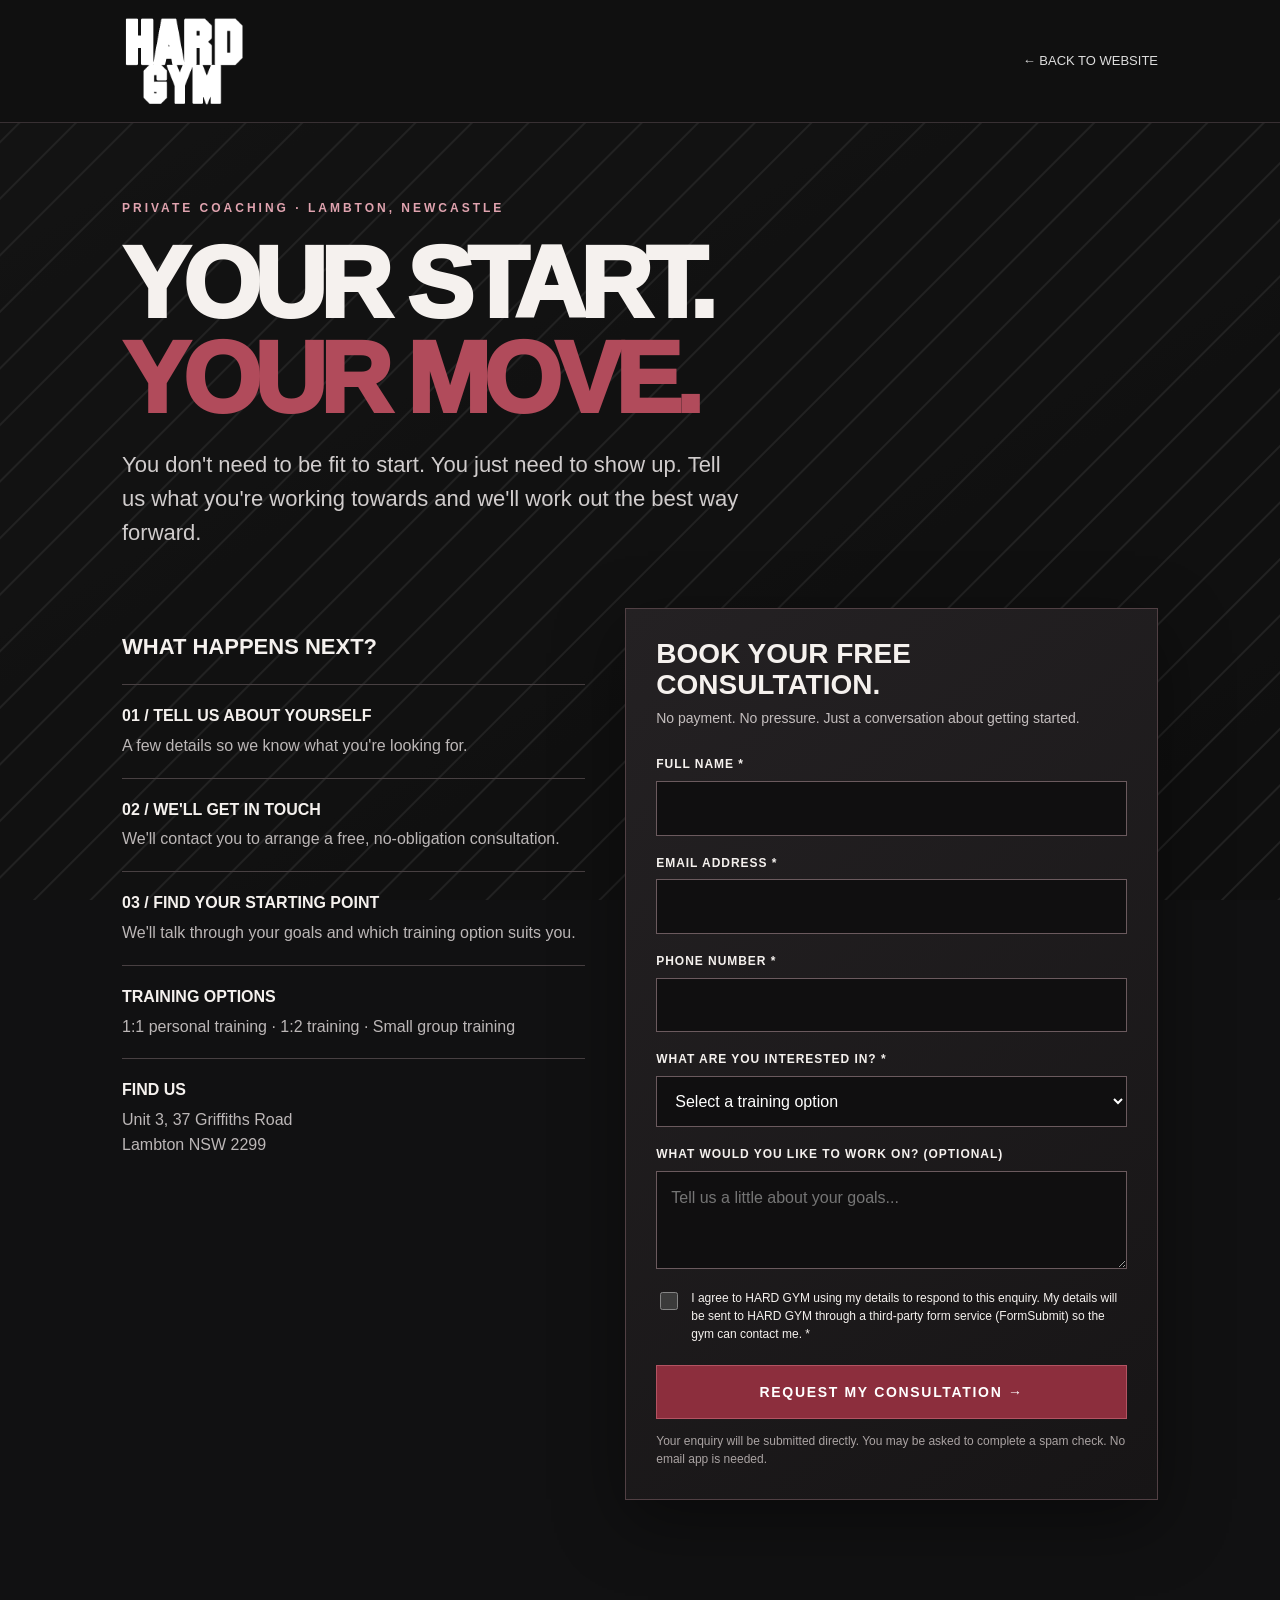
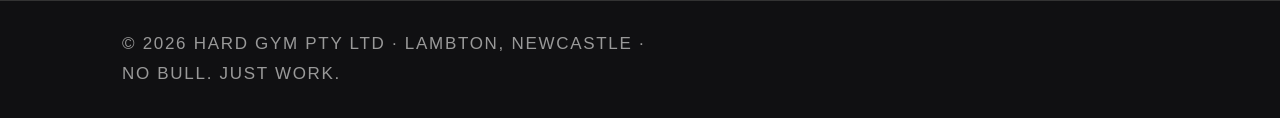
<file: get-started.html>
<!doctype html>
<html lang="en-AU"><head><meta charset="utf-8"><meta name="viewport" content="width=device-width, initial-scale=1"><meta name="theme-color" content="#111112"><meta name="description" content="Book a free personal training consultation at HARD GYM in Lambton, Newcastle. Explore 1-on-1, partner or private small-group training with purposeful coaching."><title>Free Personal Training Consultation Newcastle | HARD GYM</title>
<link rel="canonical" href="https://www.hardgym.com.au/get-started.html">
<meta name="robots" content="index, follow, max-image-preview:large">
<meta property="og:type" content="website">
<meta property="og:locale" content="en_AU">
<meta property="og:site_name" content="HARD GYM">
<meta property="og:title" content="Book a Free Personal Training Consultation | HARD GYM Newcastle">
<meta property="og:description" content="Book a free personal training consultation at HARD GYM in Lambton, Newcastle. Explore 1-on-1, partner or private small-group training with purposeful coaching.">
<meta property="og:url" content="https://www.hardgym.com.au/get-started.html">
<meta property="og:image" content="https://www.hardgym.com.au/IMG_7191.jpeg">
<meta property="og:image:alt" content="HARD GYM personal coaching in Newcastle">
<meta name="twitter:card" content="summary_large_image">
<script type="application/ld+json">{"@context":"https://schema.org","@type":"WebPage","@id":"https://www.hardgym.com.au/get-started.html#webpage","url":"https://www.hardgym.com.au/get-started.html","name":"Free Personal Training Consultation Newcastle | HARD GYM","description":"Book a free personal training consultation at HARD GYM in Lambton, Newcastle. Explore 1-on-1, partner or private small-group training with purposeful coaching.","isPartOf":{"@id":"https://www.hardgym.com.au/#website"},"about":{"@id":"https://www.hardgym.com.au/#business"},"inLanguage":"en-AU"}</script><style>
:root{color-scheme:dark;--red:#8c2e3d;--white:#f5f1ee;--muted:#b8b4b4}*{box-sizing:border-box}html{scroll-behavior:smooth}body{margin:0;background:#111112;color:var(--white);font-family:Arial,Helvetica,sans-serif;line-height:1.55}body:before{content:"";position:fixed;inset:0;pointer-events:none;opacity:.17;background:repeating-linear-gradient(135deg,transparent 0 19px,#777 20px,#777 21px,transparent 22px 40px),linear-gradient(150deg,#222,#080808);z-index:-1}.wrap{max-width:1080px;margin:auto;padding:0 22px}.top{border-bottom:1px solid #383033;background:#111e;backdrop-filter:blur(8px)}.top .wrap{min-height:122px;display:flex;align-items:center;justify-content:space-between;gap:12px}.logo{display:block;line-height:0;flex:none}.logo img{display:block;width:125px;height:auto;max-width:100%}.back{color:#ddd;font-size:13px;text-decoration:none}.hero{padding:76px 0 36px}.eyebrow{color:#e0a3af;letter-spacing:3px;font-size:12px;font-weight:800}.hero h1{font-size:clamp(48px,9vw,100px);line-height:.95;letter-spacing:-.065em;margin:18px 0 22px;font-weight:950;max-width:900px}.hero h1 em{font-style:normal;color:#b14b5b}.intro{font-size:clamp(17px,2.5vw,22px);color:#d0cccc;max-width:620px}.layout{display:grid;grid-template-columns:1fr 1.15fr;gap:40px;padding-bottom:100px;align-items:start}.details{padding:22px 0}.details h2{font-size:22px;margin:0 0 20px}.point{border-top:1px solid #484042;padding:19px 0}.point strong{display:block;margin-bottom:5px}.point p{margin:0;color:#bcb7b7}.formbox{border:1px solid #514044;background:linear-gradient(145deg,#242123,#171516);padding:30px;box-shadow:0 22px 65px #0006}.formbox h2{font-size:28px;line-height:1.1;margin:0 0 8px}.formbox .sub{color:#c4bebe;font-size:14px;margin:0 0 25px}label{display:block;font-size:12px;letter-spacing:.08em;font-weight:800;margin:18px 0 7px}input,select,textarea{display:block;width:100%;font:inherit;border:1px solid #6b5a5e;border-radius:0;background:#100f10;color:#fff;padding:14px;min-height:51px}input:focus,select:focus,textarea:focus{outline:2px solid #bf6170;outline-offset:1px}textarea{min-height:98px;resize:vertical}option{background:#111}button{margin-top:22px;width:100%;background:var(--red);border:1px solid #b35362;color:white;font-weight:900;letter-spacing:.12em;font-size:14px;padding:18px 14px;cursor:pointer}button:hover{background:#a33a4b}.note{font-size:12px;color:#aaa3a3;margin:13px 0 0}.fine{font-size:12px;color:#c4bebe}.fine a{color:#e9b5be}.privacy{display:flex;align-items:flex-start;gap:10px;margin-top:20px}.privacy input{width:18px;min-height:18px;height:18px;flex:none;margin-top:3px}.privacy label{margin:0;font-size:12px;letter-spacing:0;font-weight:normal;line-height:1.5}.alert{display:none;padding:14px;border:1px solid #c66a78;color:#fff;background:#4e2229;margin-top:15px}.alert.show{display:block}footer{border-top:1px solid #333;padding:28px 0;color:#999;font-size:clamp(12px,2.5vw,17px);letter-spacing:.1em;line-height:1.8;background:#101012}footer a{color:#eee}@media(max-width:760px){.hero{padding:55px 0 20px}.layout{grid-template-columns:1fr;gap:12px;padding-bottom:60px}.formbox{padding:24px 18px}.top .wrap{min-height:105px}.logo img{width:105px}.hero h1{font-size:clamp(48px,13vw,78px)}}
body.in-popup header.top { display: none !important; }
body.in-popup .details { display: none !important; }
body.in-popup .layout { grid-template-columns: minmax(0, 1fr); }
body.in-popup .hero { padding-top: 30px; }
body.in-popup { background:#f3f0e9; color:#161517; }
body.in-popup:before { display:none; }
body.in-popup .eyebrow { color:#98243b; }
@media (max-width: 600px) { body.in-popup .eyebrow { font-size: 8px; } }
body.in-popup .hero h1 { color:#151416; }
body.in-popup .hero h1 em { color:#98243b; }
body.in-popup .intro { color:#3d3839; }
body.in-popup .formbox { background:#f3f0e9; color:#161517; border-color:#bdb5b2; box-shadow:none; }
body.in-popup .formbox h2 { color:#151416; }
body.in-popup .formbox .sub, body.in-popup .note, body.in-popup .fine { color:#51484a; }
body.in-popup .formbox label { color:#2a2627; }
body.in-popup .formbox input:not([type="checkbox"]), body.in-popup .formbox select, body.in-popup .formbox textarea { background:#fff; color:#171517; border-color:#bdb5b2; }
body.in-popup .formbox option { background:#fff; color:#171517; }
body.in-popup .formbox button { background:#800019; border-color:#800019; color:#fff; }
body.in-popup .formbox button:hover { background:#a62a40; }
body.in-popup .formbox .privacy input { accent-color:#800019; }
body.in-popup .formbox .alert { color:#fff; }

</style></head><body>
  <script>
if (window.self !== window.top) document.body.classList.add('in-popup');
</script>
  <header class="top"><div class="wrap"><a class="logo" href="/" aria-label="HARD GYM home"><img src="[data-uri]" alt="HARD GYM"></a><a class="back" href="/">← BACK TO WEBSITE</a></div></header><main class="wrap"><section class="hero"><div class="eyebrow">PRIVATE COACHING · LAMBTON, NEWCASTLE</div><h1>YOUR START.<br><em>YOUR MOVE.</em></h1><p class="intro">You don't need to be fit to start. You just need to show up. Tell us what you're working towards and we'll work out the best way forward.</p></section><div class="layout"><aside class="details"><h2>WHAT HAPPENS NEXT?</h2><div class="point"><strong>01 / TELL US ABOUT YOURSELF</strong><p>A few details so we know what you're looking for.</p></div><div class="point"><strong>02 / WE'LL GET IN TOUCH</strong><p>We'll contact you to arrange a free, no-obligation consultation.</p></div><div class="point"><strong>03 / FIND YOUR STARTING POINT</strong><p>We'll talk through your goals and which training option suits you.</p></div><div class="point"><strong>TRAINING OPTIONS</strong><p>1:1 personal training · 1:2 training · Small group training</p></div><div class="point"><strong>FIND US</strong><p>Unit 3, 37 Griffiths Road<br>Lambton NSW 2299</p></div></aside><section class="formbox" aria-labelledby="form-title"><h2 id="form-title">BOOK YOUR FREE CONSULTATION.</h2><p class="sub">No payment. No pressure. Just a conversation about getting started.</p><form id="enquiry" action="https://formsubmit.co/info@hardgym.com.au" method="POST"><input type="hidden" name="_subject" value="HARD GYM — New free consultation enquiry"><input type="hidden" name="_captcha" value="true"><input type="hidden" name="_template" value="table"><input type="text" name="_honey" style="display:none" tabindex="-1" autocomplete="off" aria-hidden="true"><label for="name">FULL NAME *</label><input id="name" name="name" autocomplete="name" required maxlength="120"><label for="email">EMAIL ADDRESS *</label><input id="email" name="email" type="email" autocomplete="email" required maxlength="200"><label for="phone">PHONE NUMBER *</label><input id="phone" name="phone" type="tel" autocomplete="tel" required maxlength="40"><label for="training">WHAT ARE YOU INTERESTED IN? *</label><select id="training" name="training" required><option value="" disabled selected>Select a training option</option><option>1:1 personal training</option><option>1:2 personal training</option><option>Small group training</option><option>Not sure yet</option></select><label for="goals">WHAT WOULD YOU LIKE TO WORK ON? (OPTIONAL)</label><textarea id="goals" name="goals" maxlength="1000" placeholder="Tell us a little about your goals..."></textarea><div class="privacy"><input id="consent" type="checkbox" required><label for="consent">I agree to HARD GYM using my details to respond to this enquiry. My details will be sent to HARD GYM through a third-party form service (FormSubmit) so the gym can contact me. *</label></div><button type="submit">REQUEST MY CONSULTATION →</button><div class="alert" id="notice" role="status" aria-live="polite"></div><p class="note">Your enquiry will be submitted directly. You may be asked to complete a spam check. No email app is needed.</p></form></section></div></main><footer><div class="wrap">© 2026 HARD GYM PTY LTD · LAMBTON, NEWCASTLE ·<br>NO BULL. JUST WORK.</div></footer><script>
document.getElementById('enquiry').addEventListener('submit',function(){
  if(!this.reportValidity()) return;
  const button=this.querySelector('button[type="submit"]');
  button.textContent='SENDING YOUR ENQUIRY…';
  button.disabled=true;
});
</script></body></html>
</file>
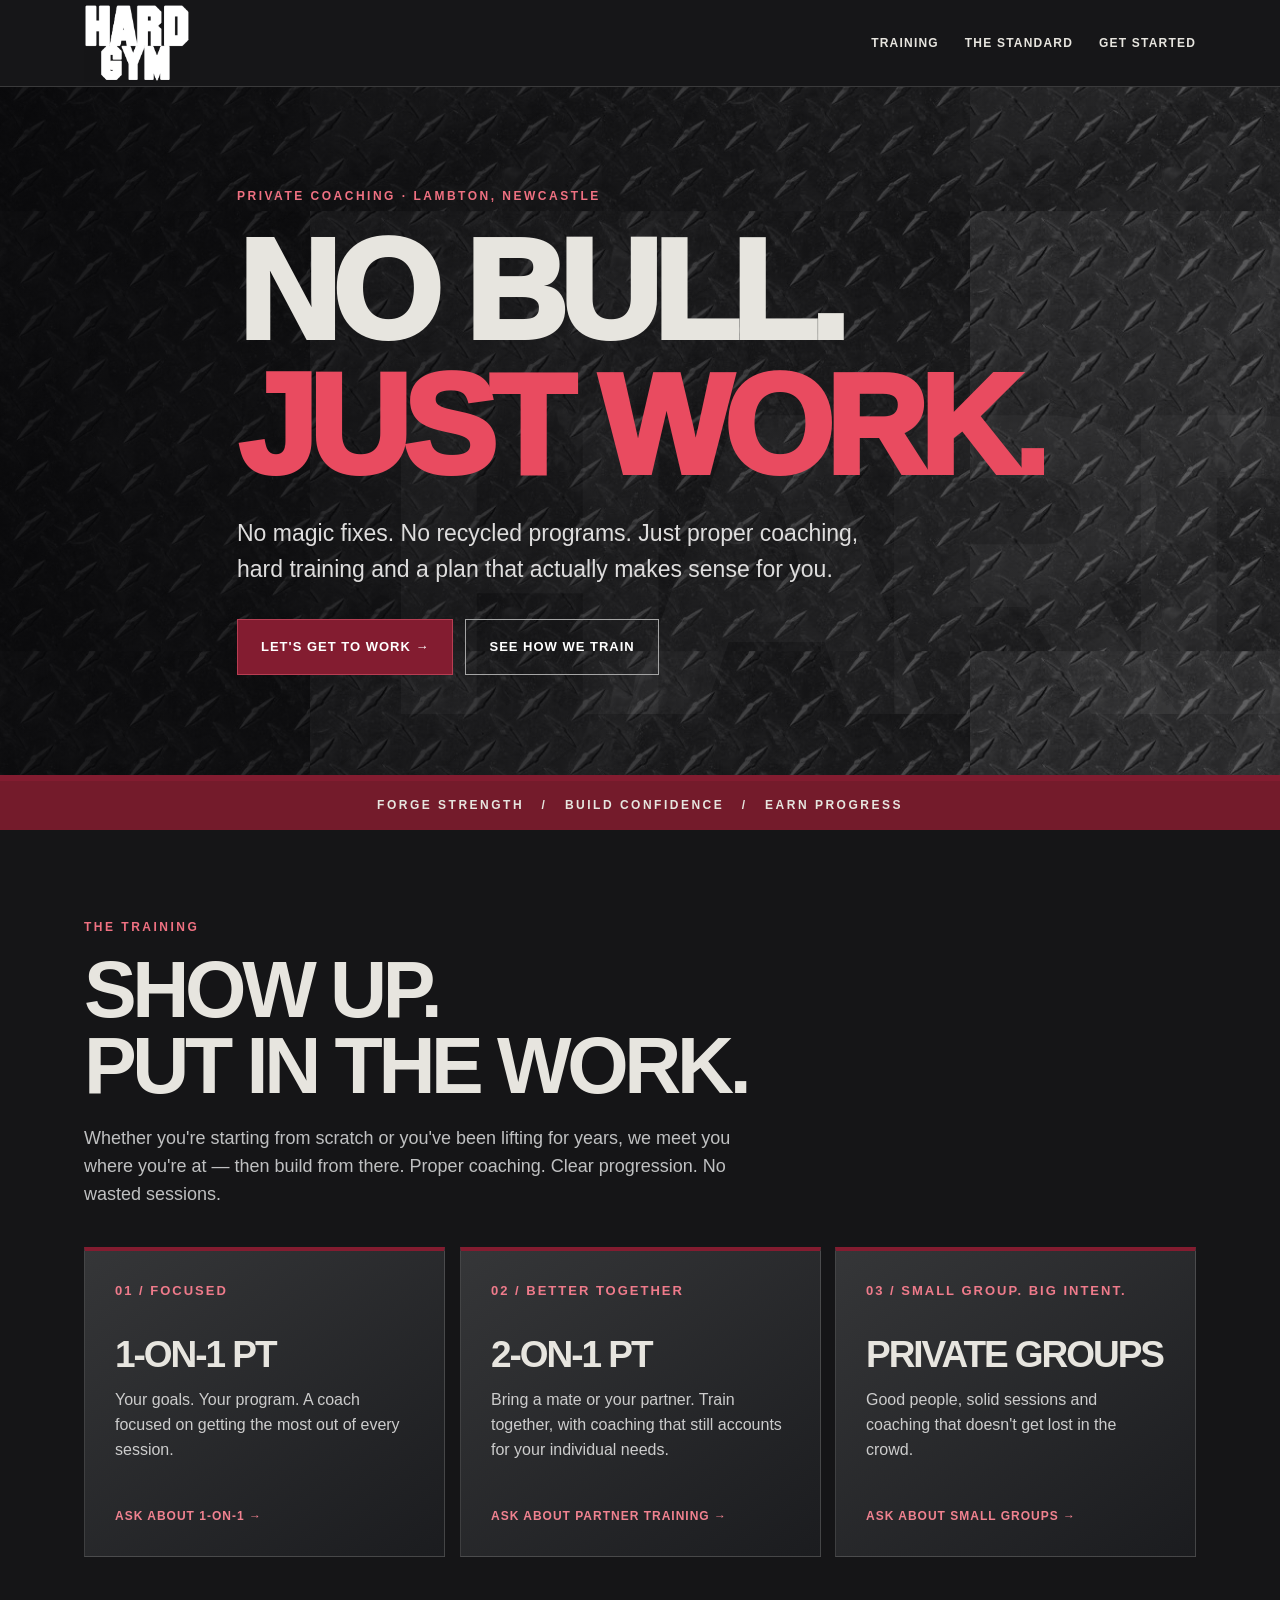
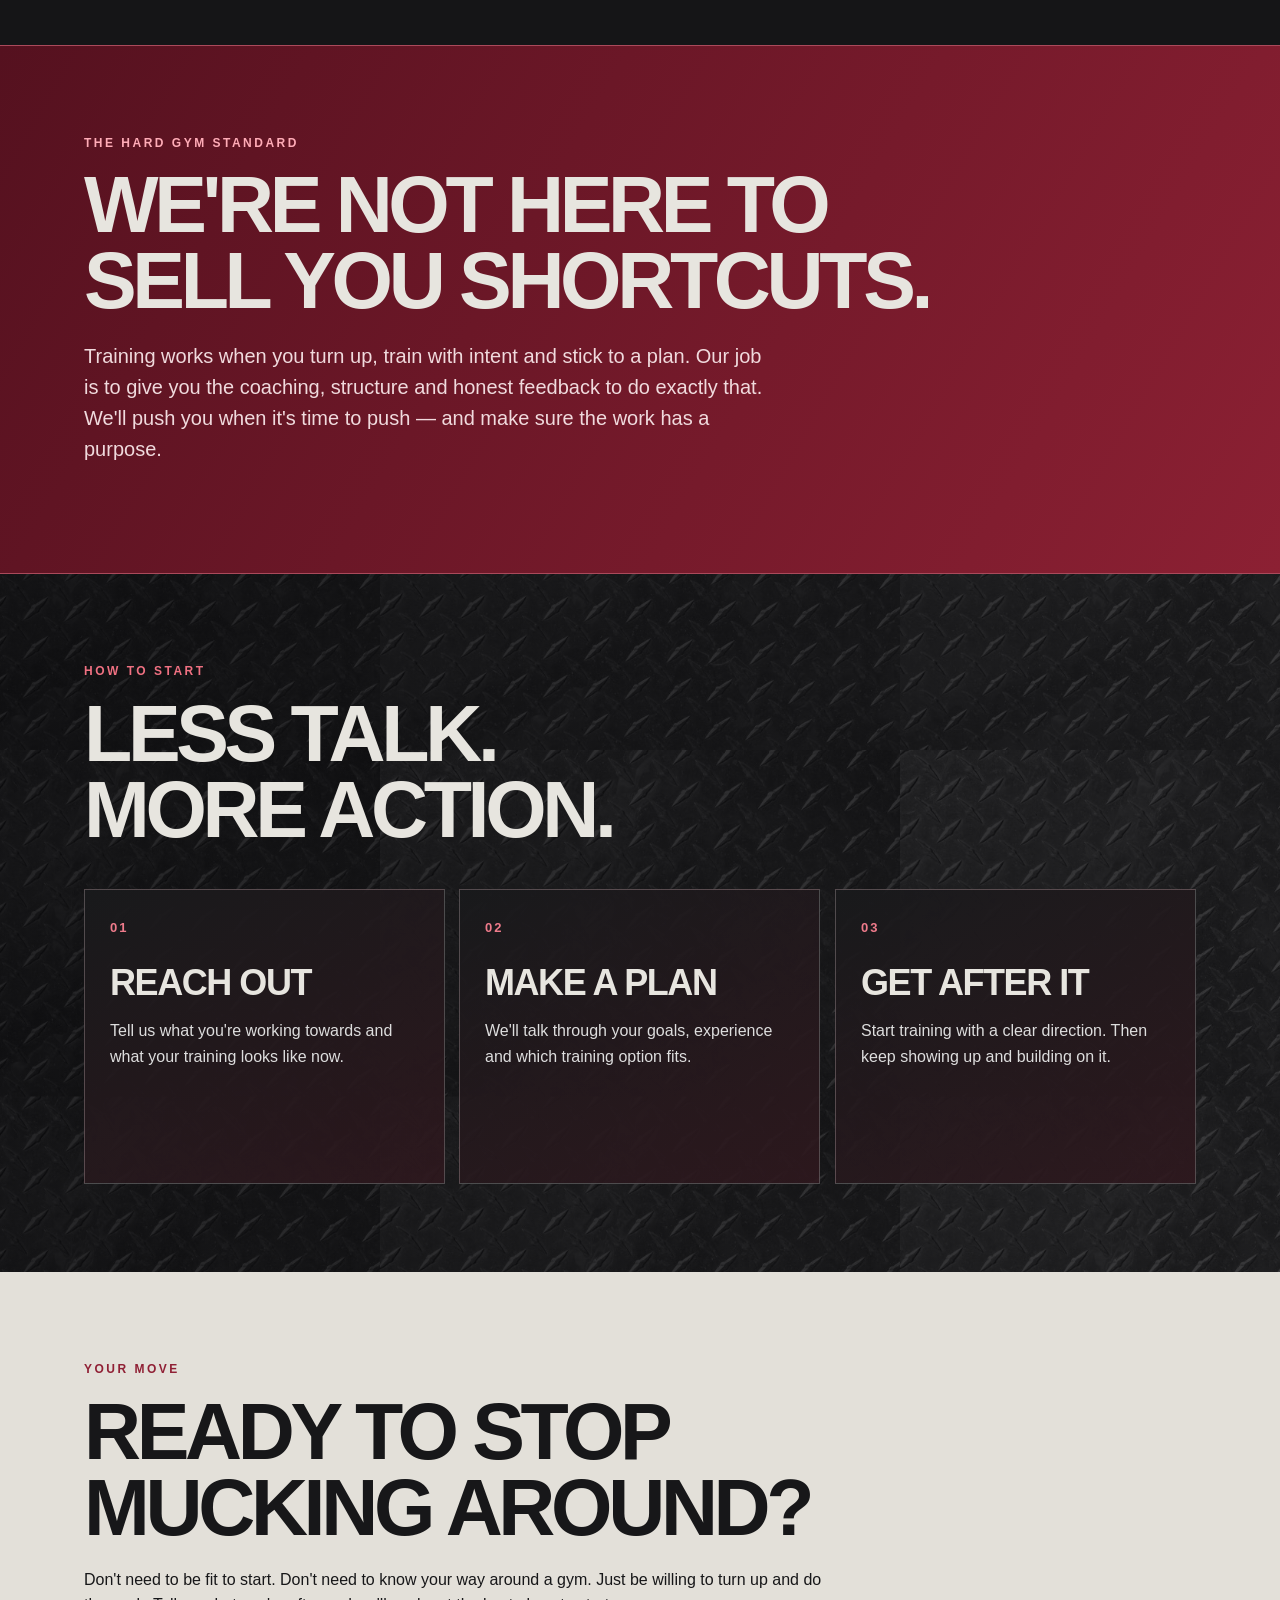
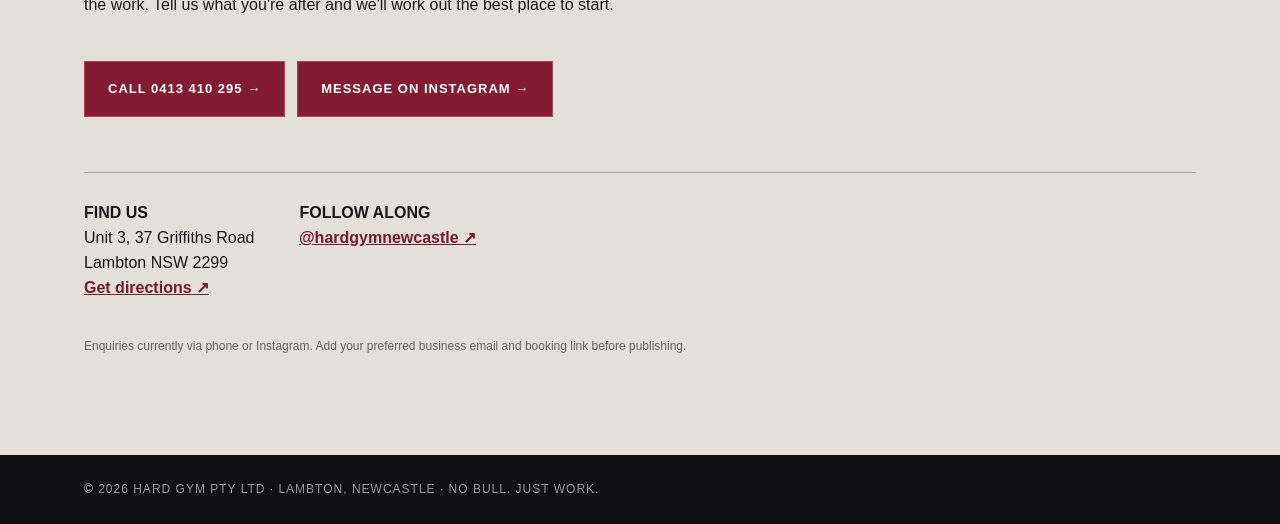
<file: index 2.html>
<!doctype html>
<html lang="en-AU">
<head>
<meta charset="utf-8"><meta name="viewport" content="width=device-width,initial-scale=1">
<title>HARD GYM | No Bull. Just Results. | Personal Training Lambton</title>
<meta name="description" content="HARD GYM Lambton. Serious coaching, no gimmicks. 1-on-1, 2-on-1 and small-group strength training in Newcastle. Unit 3, 37 Griffiths Road.">
<meta name="theme-color" content="#171719">
<style>
:root{--ink:#111113;--steel:#27292c;--silver:#b8b9b8;--paper:#e7e5df;--red:#831c30;--hot:#c53649}
*{box-sizing:border-box}html{scroll-behavior:smooth}body{margin:0;background:#151517;color:var(--paper);font-family:Arial,Helvetica,sans-serif;line-height:1.55}
a{color:inherit} .wrap{max-width:1160px;margin:auto;padding:0 24px}
.metal{background-color:#282a2d;background-image:repeating-linear-gradient(94deg,transparent 0px,rgba(255,255,255,.025) 1px,transparent 3px,rgba(0,0,0,.14) 6px),linear-gradient(120deg,#141518,#4a4b4d 47%,#191a1c 100%)}
nav{border-bottom:1px solid #6667;position:relative;z-index:3;background:#171719ed}
.nav{display:flex;align-items:center;justify-content:space-between;gap:16px;min-height:78px}
.logo{font-size:26px;font-weight:1000;letter-spacing:-1.8px;text-decoration:none;font-style:italic}.logo span{color:var(--hot)}
.navlinks{display:flex;gap:26px;font-size:12px;font-weight:800;text-transform:uppercase;letter-spacing:1.2px}
.navlinks a{text-decoration:none}.navlinks a:hover{color:#f47a87}
.tag{font-size:12px;font-weight:900;letter-spacing:2.5px;text-transform:uppercase;color:#f07182}
.hero{position:relative;overflow:hidden;min-height:650px;display:flex;align-items:center;border-bottom:6px solid var(--red)}
.hero:before{content:"";position:absolute;inset:0;background:repeating-linear-gradient(145deg,transparent 0 28px,#0002 29px 31px,transparent 32px 60px);opacity:.5}
.hero:after{content:"HARD";position:absolute;right:-80px;bottom:-115px;font-size:clamp(180px,32vw,520px);font-weight:1000;letter-spacing:-.12em;color:#ffffff08;pointer-events:none}
.hero-content{position:relative;z-index:1;padding:100px 24px}
h1,h2,h3,p{margin-top:0}h1,h2,h3{font-stretch:condensed;text-transform:uppercase;line-height:.96;letter-spacing:-.055em}
h1{font-size:clamp(64px,11vw,142px);max-width:950px;margin:18px 0 22px;font-weight:1000}h1 em{font-style:normal;color:#e94b60}
.lead{font-size:clamp(18px,2vw,23px);max-width:630px;color:#dedddd}
.btn{display:inline-block;background:var(--red);color:white;text-decoration:none;font-size:13px;letter-spacing:1px;font-weight:900;text-transform:uppercase;padding:17px 23px;border:1px solid #b83e53;transition:.2s}
.btn:hover{background:#a62a40}.btn.secondary{background:transparent;border-color:#a5a5a5}
.actions{display:flex;gap:12px;flex-wrap:wrap;margin-top:32px}
.stripe{background:#741b2b;padding:15px 0;text-align:center;font-size:12px;font-weight:900;letter-spacing:2.5px;text-transform:uppercase}
section{padding:88px 0}h2{font-size:clamp(43px,6.5vw,79px);margin:15px 0 22px}
.sectionintro{max-width:700px;color:#bfc0c1;font-size:18px}
.grid{display:grid;grid-template-columns:repeat(3,1fr);gap:15px;margin-top:38px}
.service{background:linear-gradient(145deg,#353638,#1b1c1f);border:1px solid #6667;border-top:4px solid var(--red);padding:30px;min-height:310px;display:flex;flex-direction:column}
.num{font-size:13px;letter-spacing:2px;color:#ef7b8b;font-weight:900}
.service h3{font-size:37px;margin:36px 0 15px}.service p{color:#ccc}.service a{margin-top:auto;text-transform:uppercase;text-decoration:none;font-weight:900;font-size:12px;letter-spacing:1px;color:#f18290}
.statement{background:linear-gradient(120deg,#55111f,#8c2033);border-top:1px solid #aa4a5b;border-bottom:1px solid #aa4a5b}
.statement h2{max-width:850px}.statement p{max-width:690px;font-size:20px;color:#f0dadd}
.steps{display:grid;grid-template-columns:repeat(3,1fr);gap:30px;margin-top:40px}
.step{border-top:1px solid #777;padding-top:22px}.step h3{font-size:28px;margin:15px 0}.step p{color:#c1c1c1}
.contact{background:#e3e0d9;color:#171719}.contact .tag{color:#902035}.contact h2{max-width:850px}.contact p{max-width:750px}
.contact .btn{margin-top:12px}.details{display:flex;gap:45px;flex-wrap:wrap;margin-top:55px;border-top:1px solid #a8a6a1;padding-top:28px}.details a{color:#78192c;font-weight:bold}
.note{font-size:12px;color:#626262;margin-top:20px}
footer{padding:25px 0;background:#101012;color:#999;font-size:12px;text-transform:uppercase;letter-spacing:1px}
@media(max-width:750px){.navlinks{gap:12px;font-size:10px}.navlinks a:nth-child(2){display:none}.hero{min-height:570px}.grid,.steps{grid-template-columns:1fr}.service{min-height:250px}section{padding:65px 0}.hero-content{padding:90px 24px}h1{font-size:clamp(60px,13vw,95px)}}

/* Authentic HARD GYM branding and diamond-plate steel */
.logo{display:block;width:106px;line-height:0}.logo img{display:block;width:100%;height:auto;mix-blend-mode:screen}
.nav{min-height:86px}
.metal{background-image:linear-gradient(100deg,rgba(9,9,11,.89),rgba(18,18,20,.83)),url('[data-uri]');background-size:cover,520px auto;background-position:center;background-repeat:no-repeat,repeat}
.hero{background-image:linear-gradient(95deg,rgba(5,5,7,.92),rgba(14,14,16,.67)),url('[data-uri]');background-size:cover,660px auto;background-repeat:no-repeat,repeat}
.red-text{color:#ee697b}.start-section{position:relative;overflow:hidden}.start-section:before{content:'';position:absolute;inset:0;background:linear-gradient(180deg,transparent,#09090b65);pointer-events:none}.start-section .wrap{position:relative}
.start-section h2{max-width:1060px}.start-section .sectionintro{max-width:670px}
.steps{gap:14px;margin-top:42px}.step{border:1px solid #ffffff38;background:linear-gradient(155deg,rgba(25,26,28,.94),rgba(47,24,30,.89));padding:28px 25px 32px;min-height:295px;transition:border-color .3s,transform .3s}.step:hover{border-color:#e2697a;transform:translateY(-4px)}
.step-top{display:flex;align-items:center;gap:16px}.step-no{font-size:46px;font-weight:900;color:#ef7181;letter-spacing:-3px}.step-rule{height:1px;background:#b75061;flex:1}.step h3{font-size:clamp(25px,3vw,36px);margin:28px 0 17px;letter-spacing:-.04em}.step p{font-size:16px;line-height:1.65;color:#ddd}
.start-cta{display:flex;align-items:center;justify-content:space-between;gap:25px;border-left:5px solid #b83149;background:#17171bdc;margin-top:16px;padding:22px 26px}.start-cta strong{font-size:22px;display:block;letter-spacing:-.03em}.start-cta span{display:block;color:#c3c3c3;font-size:14px}
/* HARD GYM motion system: bold but restrained */
@keyframes hg-rise{from{opacity:0;transform:translate3d(0,42px,0);filter:blur(5px)}to{opacity:1;transform:translate3d(0,0,0);filter:blur(0)}}
@keyframes hg-wipe{from{opacity:0;clip-path:inset(0 0 90% 0);transform:translate3d(-18px,18px,0)}to{opacity:1;clip-path:inset(0 0 0 0);transform:none}}
@keyframes hg-line{from{transform:scaleX(0)}to{transform:scaleX(1)}}
/* Default remains fully visible even when iOS file preview blocks JavaScript. */
.motion-on .reveal:not(.is-visible){opacity:0;transform:translate3d(0,42px,0);filter:blur(5px)}
.motion-on .reveal{transition:opacity .9s ease,transform .95s cubic-bezier(.18,.8,.2,1),filter .9s ease;will-change:transform,opacity}
.motion-on .reveal.is-visible{opacity:1;transform:none;filter:none}
.motion-on .motion-heading:not(.is-visible){opacity:0;transform:translate3d(-18px,36px,0);clip-path:inset(0 0 85% 0)}
.motion-on .motion-heading{transition:opacity .75s ease,transform .9s cubic-bezier(.16,1,.3,1),clip-path 1s cubic-bezier(.16,1,.3,1);will-change:transform,opacity}
.motion-on .motion-heading.is-visible{opacity:1;transform:none;clip-path:inset(0 0 0 0)}
.motion-on .motion-copy:not(.is-visible){opacity:0;transform:translateY(22px)}
.motion-on .motion-copy{transition:opacity .85s ease,transform .9s cubic-bezier(.2,.8,.2,1);will-change:transform,opacity}
.motion-on .motion-copy.is-visible{opacity:1;transform:none}
.motion-on .motion-card:not(.is-visible){opacity:0;transform:translateY(38px) scale(.975)}
.motion-on .motion-card{transition:opacity .8s ease,transform .9s cubic-bezier(.18,.8,.2,1),border-color .25s ease;will-change:transform,opacity}
.motion-on .motion-card.is-visible{opacity:1;transform:none}
.motion-on .motion-card:nth-child(2){transition-delay:110ms}
.motion-on .motion-card:nth-child(3){transition-delay:220ms}
@media(hover:hover){.service:hover{transform:translateY(-5px)!important;border-color:#c04a5c}}
@media(prefers-reduced-motion:reduce){*,*:before,*:after{animation:none!important;transition:none!important;scroll-behavior:auto!important}.motion-on .reveal,.motion-on .motion-heading,.motion-on .motion-copy,.motion-on .motion-card{opacity:1;transform:none;filter:none;clip-path:none}}
</style>
</head>
<body>
<nav><div class="wrap nav"><a href="#" class="logo" aria-label="HARD GYM home"><img src="[data-uri]" alt="HARD GYM" width="150" height="108"></a><div class="navlinks"><a href="#training">Training</a><a href="#approach">The standard</a><a href="#contact">Get started</a></div></div></nav>
<header class="hero metal"><div class="wrap hero-content reveal">
<div class="tag reveal">Private coaching · Lambton, Newcastle</div>
<h1>NO BULL.<br><em>JUST WORK.</em></h1>
<p class="lead">No magic fixes. No recycled programs. Just proper coaching, hard training and a plan that actually makes sense for you.</p>
<div class="actions reveal"><a class="btn" href="#contact">Let's get to work →</a><a class="btn secondary" href="#training">See how we train</a></div>
</div></header>
<div class="stripe">Forge strength &nbsp; / &nbsp; Build confidence &nbsp; / &nbsp; Earn progress</div>
<section id="training"><div class="wrap"><div class="tag reveal">The training</div><h2 class="reveal">SHOW UP.<br>PUT IN THE WORK.</h2>
<p class="sectionintro reveal">Whether you're starting from scratch or you've been lifting for years, we meet you where you're at — then build from there. Proper coaching. Clear progression. No wasted sessions.</p>
<div class="grid">
<div class="service reveal"><div class="num">01 / FOCUSED</div><h3>1-ON-1 PT</h3><p>Your goals. Your program. A coach focused on getting the most out of every session.</p><a href="#contact">Ask about 1-on-1 →</a></div>
<div class="service reveal"><div class="num">02 / BETTER TOGETHER</div><h3>2-ON-1 PT</h3><p>Bring a mate or your partner. Train together, with coaching that still accounts for your individual needs.</p><a href="#contact">Ask about partner training →</a></div>
<div class="service reveal"><div class="num">03 / SMALL GROUP. BIG INTENT.</div><h3>PRIVATE GROUPS</h3><p>Good people, solid sessions and coaching that doesn't get lost in the crowd.</p><a href="#contact">Ask about small groups →</a></div>
</div></div></section>
<section class="statement" id="approach"><div class="wrap"><div class="tag reveal" style="color:#ffacb7">The HARD GYM standard</div>
<h2 class="reveal">WE'RE NOT HERE TO SELL YOU SHORTCUTS.</h2>
<p>Training works when you turn up, train with intent and stick to a plan. Our job is to give you the coaching, structure and honest feedback to do exactly that. We'll push you when it's time to push — and make sure the work has a purpose.</p>
</div></section>
<section class="metal"><div class="wrap"><div class="tag">How to start</div><h2 class="reveal">LESS TALK.<br>MORE ACTION.</h2>
<div class="steps"><div class="step"><div class="num">01</div><h3>REACH OUT</h3><p>Tell us what you're working towards and what your training looks like now.</p></div>
<div class="step"><div class="num">02</div><h3>MAKE A PLAN</h3><p>We'll talk through your goals, experience and which training option fits.</p></div>
<div class="step"><div class="num">03</div><h3>GET AFTER IT</h3><p>Start training with a clear direction. Then keep showing up and building on it.</p></div></div></div></section>
<section class="contact" id="contact"><div class="wrap"><div class="tag">Your move</div><h2 class="reveal">READY TO STOP<br>MUCKING AROUND?</h2>
<p>Don't need to be fit to start. Don't need to know your way around a gym. Just be willing to turn up and do the work. Tell us what you're after and we'll work out the best place to start.</p>
<div class="actions reveal"><a class="btn" href="tel:+61413410295">Call 0413 410 295 →</a><a class="btn" href="https://www.instagram.com/hardgymnewcastle/" target="_blank" rel="noopener">Message on Instagram →</a></div>
<div class="details"><div><strong>FIND US</strong><p>Unit 3, 37 Griffiths Road<br>Lambton NSW 2299<br><a href="https://www.google.com/maps/search/?api=1&query=Unit+3+37+Griffiths+Road+Lambton+NSW+2299" target="_blank" rel="noopener">Get directions ↗</a></p></div><div><strong>FOLLOW ALONG</strong><p><a href="https://www.instagram.com/hardgymnewcastle/" target="_blank" rel="noopener">@hardgymnewcastle ↗</a></p></div></div>
<p class="note">Enquiries currently via phone or Instagram. Add your preferred business email and booking link before publishing.</p>
</div></section>
<footer><div class="wrap">© 2026 HARD GYM PTY LTD · Lambton, Newcastle · No bull. Just work.</div></footer>
<script>
(function(){
  const reduced=window.matchMedia&&window.matchMedia('(prefers-reduced-motion: reduce)').matches;
  if(reduced)return;
  const sections=[...document.querySelectorAll('section,header')];
  sections.forEach(section=>{
    section.querySelectorAll('h1,h2').forEach(el=>el.classList.add('motion-heading'));
    section.querySelectorAll('.tag,.lead,.sectionintro, p:not(.note)').forEach(el=>el.classList.add('motion-copy'));
    section.querySelectorAll('.service,.step').forEach(el=>el.classList.add('motion-card'));
  });
  const targets=[...document.querySelectorAll('.reveal,.motion-heading,.motion-copy,.motion-card')];
  // Immediately reveal content already on screen, so nothing flashes or disappears on load.
  targets.forEach(el=>{if(el.getBoundingClientRect().top < window.innerHeight*0.94)el.classList.add('is-visible')});
  document.documentElement.classList.add('motion-on');
  if(!('IntersectionObserver' in window)){targets.forEach(el=>el.classList.add('is-visible'));return;}
  const observer=new IntersectionObserver(entries=>entries.forEach(entry=>{
    if(entry.isIntersecting){entry.target.classList.add('is-visible');observer.unobserve(entry.target)}
  }),{threshold:0.06,rootMargin:'0px 0px -35px 0px'});
  targets.filter(el=>!el.classList.contains('is-visible')).forEach(el=>observer.observe(el));
  // Fallback for restrictive local-file viewers where observers don't fire reliably.
  function check(){targets.forEach(el=>{if(!el.classList.contains('is-visible')&&el.getBoundingClientRect().top<window.innerHeight*.91)el.classList.add('is-visible')})}
  window.addEventListener('scroll',check,{passive:true});window.addEventListener('resize',check,{passive:true});
  check();
})();
</script></body></html>
</file>
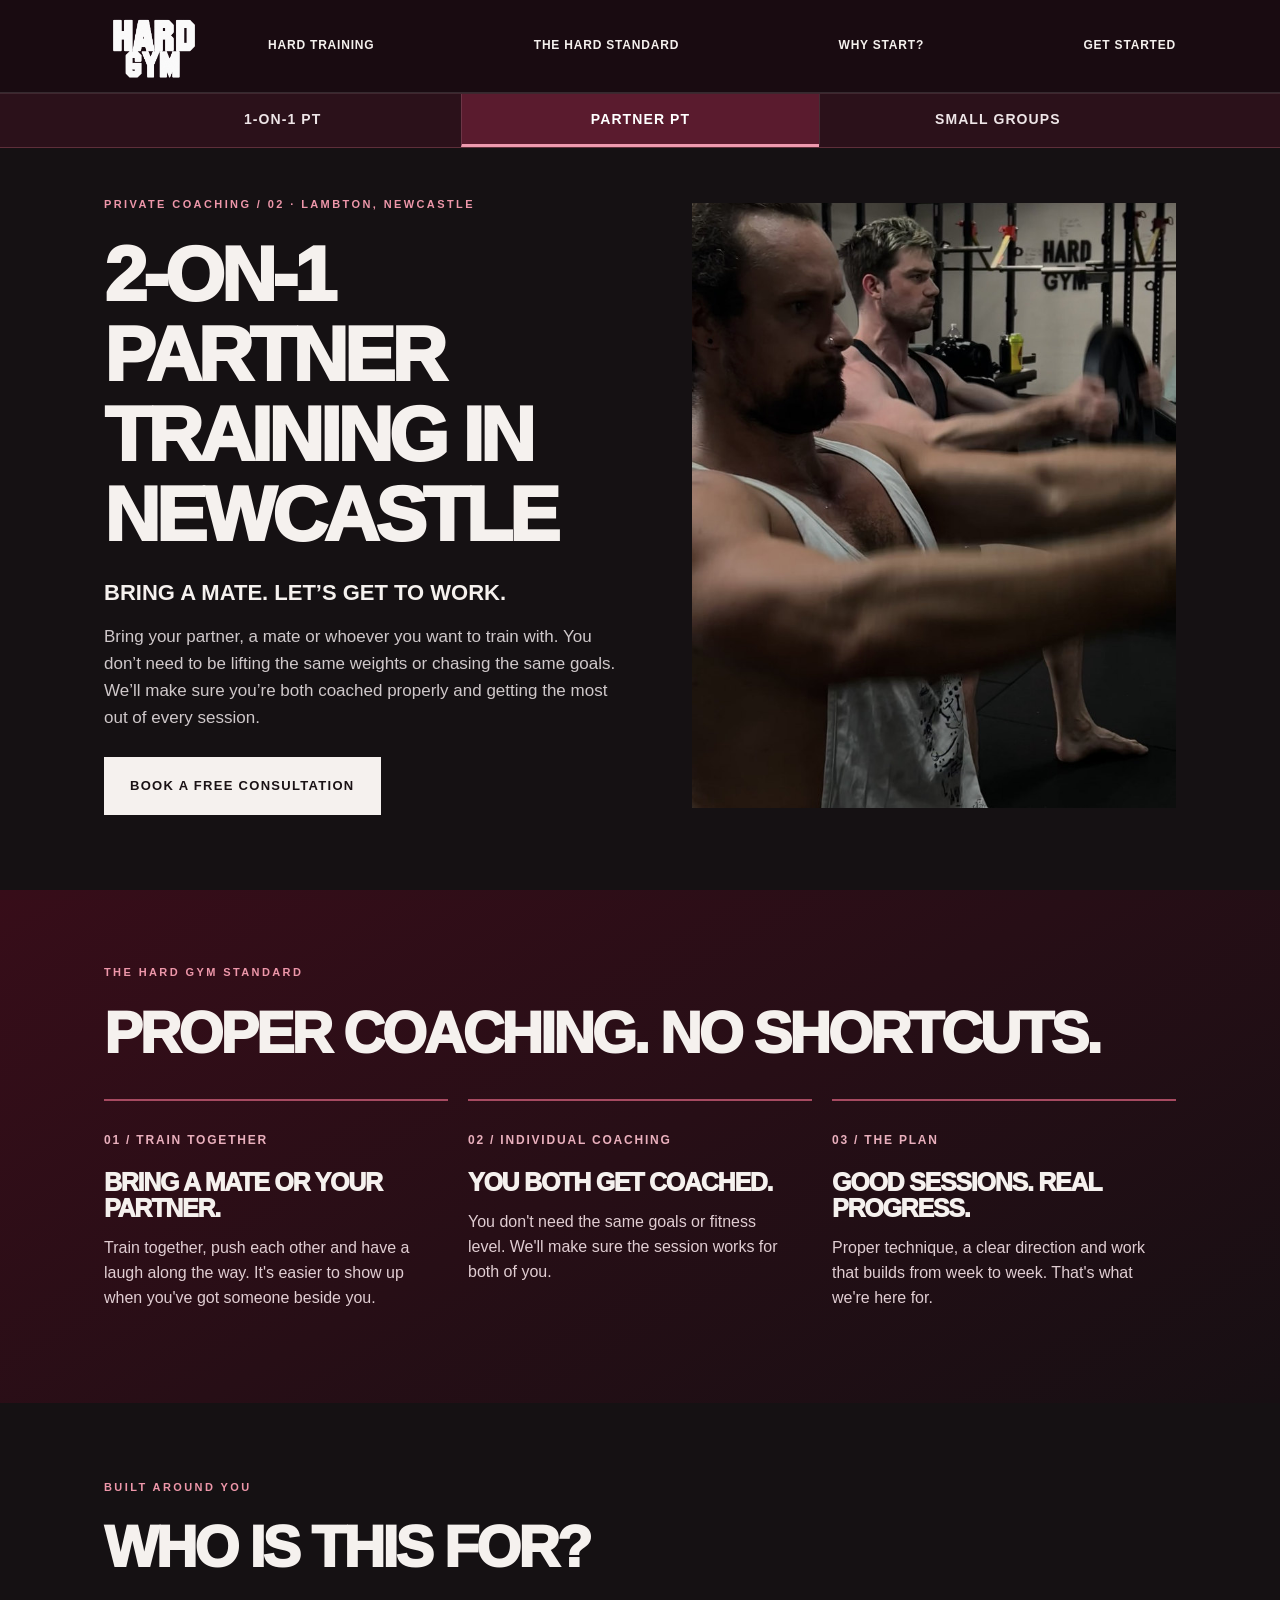
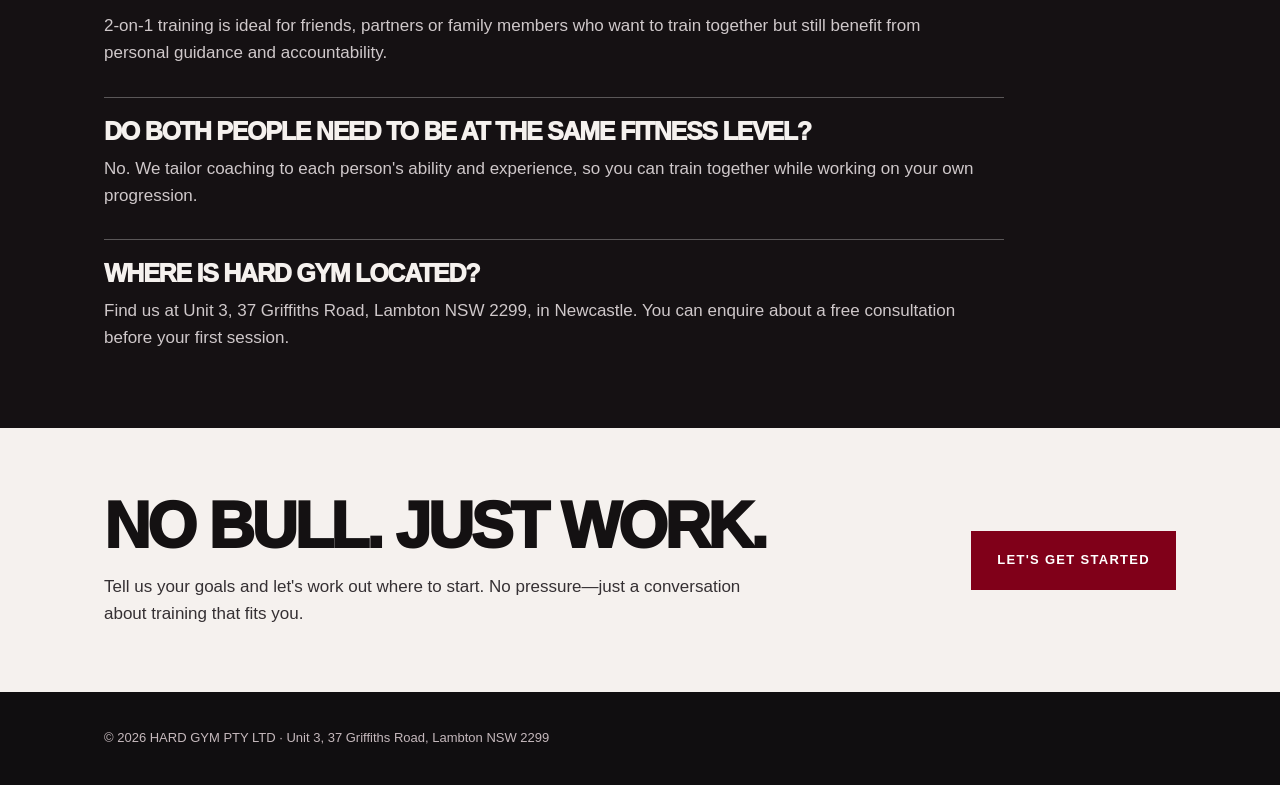
<file: partner-training-newcastle.html>
<!doctype html>
<html lang="en-AU">
<head>
<meta charset="utf-8">
<meta name="viewport" content="width=device-width, initial-scale=1">
<title>2-on-1 Partner Personal Training Newcastle | HARD GYM</title>
<meta name="description" content="Train with a friend or partner at HARD GYM in Lambton, Newcastle. 2-on-1 coaching with individual guidance, technique and structured strength training.">
<link rel="canonical" href="https://www.hardgym.com.au/partner-training-newcastle.html">
<meta name="theme-color" content="#180e12">
<meta name="robots" content="index, follow, max-image-preview:large">
<meta property="og:type" content="website">
<meta property="og:locale" content="en_AU">
<meta property="og:site_name" content="HARD GYM">
<meta property="og:title" content="2-on-1 Partner Training in Newcastle | HARD GYM">
<meta property="og:description" content="Train with a friend or partner at HARD GYM in Lambton, Newcastle. 2-on-1 coaching with individual guidance, technique and structured strength training.">
<meta property="og:url" content="https://www.hardgym.com.au/partner-training-newcastle.html">
<meta property="og:image" content="https://www.hardgym.com.au/IMG_8057.jpeg">
<meta property="og:image:alt" content="Two people training together with strength equipment inside HARD GYM in Lambton">
<meta name="twitter:card" content="summary_large_image">
<link rel="icon" href="/hard-gym-favicon.png" type="image/png">
<script type="application/ld+json">{"@context":"https://schema.org","@graph":[{"@type":"WebPage","@id":"https://www.hardgym.com.au/partner-training-newcastle.html#webpage","url":"https://www.hardgym.com.au/partner-training-newcastle.html","name":"2-on-1 Partner Personal Training Newcastle | HARD GYM","description":"Train with a friend or partner at HARD GYM in Lambton, Newcastle. 2-on-1 coaching with individual guidance, technique and structured strength training.","isPartOf":{"@id":"https://www.hardgym.com.au/#website"},"about":{"@id":"https://www.hardgym.com.au/#business"}},{"@type":"Service","@id":"https://www.hardgym.com.au/partner-training-newcastle.html#service","name":"2-on-1 partner personal training","serviceType":"Partner Personal Training","description":"Partner personal training at HARD GYM brings two people into the same coached session without treating them as identical lifters. Train with a friend or partner while receiving guidance appropriate to your individual abilities and goals.","url":"https://www.hardgym.com.au/partner-training-newcastle.html","provider":{"@id":"https://www.hardgym.com.au/#business"},"areaServed":[{"@type":"Place","name":"Newcastle, NSW, Australia"},{"@type":"Place","name":"Lambton, NSW, Australia"}]},{"@type":"BreadcrumbList","itemListElement":[{"@type":"ListItem","position":1,"name":"HARD GYM","item":"https://www.hardgym.com.au/"},{"@type":"ListItem","position":2,"name":"2-on-1 partner personal training","item":"https://www.hardgym.com.au/partner-training-newcastle.html"}]}]}</script>
<style>
:root{color-scheme:dark;--bg:#151113;--burgundy:#800019;--cream:#f5f1ee;--light:#cfc8ca;--pink:#eab0bd}
*{box-sizing:border-box}html{scroll-behavior:smooth}body{margin:0;background:var(--bg);color:var(--cream);font-family:Arial,Helvetica,sans-serif;line-height:1.58}
a{color:inherit}a:focus-visible{outline:3px solid #efb5c5;outline-offset:4px}.wrap{max-width:1120px;margin:auto;padding:0 24px}
header{background:#190b11;border-bottom:1px solid #ffffff20}
.header-row{min-height:92px;display:flex;gap:28px;justify-content:space-between;align-items:center}
.brand img{display:block;width:100px;max-width:100%;height:auto}
.header-actions{display:flex;gap:clamp(12px,2.4vw,29px);align-items:center;justify-content:flex-end;flex-wrap:wrap}
.header-actions a{font-size:12px;font-weight:900;letter-spacing:1px;text-decoration:none;text-transform:uppercase}.header-actions a:hover{color:#efb6c4}
.crumbs{padding-top:25px;font-size:12px;letter-spacing:.06em;color:#d8b4bc}.crumbs a{text-decoration:underline}
.hero{display:grid;grid-template-columns:1.04fr .96fr;gap:clamp(24px,5vw,65px);align-items:center;padding:48px 0 75px}
.eyebrow{margin:0 0 22px;color:#ee97aa;letter-spacing:2.4px;font-size:11px;font-weight:900}
h1,h2,h3{font-stretch:condensed;text-transform:uppercase;font-weight:1000;letter-spacing:-.05em;line-height:1.04}
h1{font-size:clamp(49px,6vw,83px);margin:0 0 24px}
.lede{font-size:clamp(18px,2vw,22px);font-weight:800;line-height:1.3;margin:0 0 17px}
.copy{font-size:17px;color:var(--light);max-width:630px;margin:0 0 25px}
.hero-image{aspect-ratio:4/5;max-height:670px;overflow:hidden;background:#201a1e}
.hero-image img{display:block;width:100%;height:100%;object-fit:cover}
.button{display:inline-flex;justify-content:center;align-items:center;min-height:58px;padding:18px 25px;background:var(--cream);color:#1a1215;text-decoration:none;border:1px solid var(--cream);font-size:13px;font-weight:900;letter-spacing:1.3px;text-transform:uppercase;transition:transform .2s ease}
.button:hover{transform:scale(1.035)}
.features{padding:74px 0;background:linear-gradient(150deg,#370d19,#170f13)}
.features h2,.details h2{font-size:clamp(34px,4.5vw,59px);margin:0 0 35px}
.features-grid{display:grid;grid-template-columns:repeat(3,minmax(0,1fr));gap:20px}
.feature{padding:25px 15px 18px 0;border-top:2px solid #a74a61}
.feature b{font-size:12px;letter-spacing:1.8px;color:var(--pink)}
.feature h3{font-size:25px;margin:18px 0 14px}
.feature p{font-size:16px;color:#e0cdd2;margin:0}
.details{padding:76px 0}
.details .copy{max-width:840px}
.faq{max-width:900px;padding-top:20px;margin-top:30px;border-top:1px solid #ffffff4b}
.faq h3{font-size:25px;margin:0 0 12px}.faq p{margin:0;color:var(--light);font-size:17px}
.cta{background:var(--cream);color:#171317;padding:65px 0}
.cta-row{display:flex;align-items:center;justify-content:space-between;gap:25px}
.cta h2{font-size:clamp(36px,5vw,68px);margin:0 0 14px;color:#141112}
.cta p{margin:0;font-size:17px;color:#353033;max-width:660px}
.cta .button{background:#800019;border-color:#800019;color:#fff;flex-shrink:0}
footer{padding:36px 0;background:#100e10;font-size:13px;color:#c5b8bc}
footer .wrap{display:flex;justify-content:space-between;gap:20px;flex-wrap:wrap}
footer .links{display:flex;gap:15px;flex-wrap:wrap}footer a{color:#e0c3c9}
@media(max-width:760px){
.header-row{min-height:78px;gap:14px}.brand img{width:74px}.header-actions{gap:11px}.header-actions a{font-size:10px;letter-spacing:.4px}
.hero{grid-template-columns:1fr;padding:32px 0 58px}.hero-image{max-height:580px;aspect-ratio:4/3}
h1{font-size:clamp(42px,11vw,67px)}.features{padding:60px 0}.features-grid{grid-template-columns:1fr;gap:21px}
.feature{padding:21px 0 0}.cta-row{display:block}.cta .button{width:100%;margin-top:23px}.details{padding:60px 0}
}
@media(prefers-reduced-motion:reduce){.button{transition:none}.button:hover{transform:none}}
</style>
<style id="hg-service-header-nav-and-popup">
/* HARD GYM service pages: same four main navigation labels as the homepage */
header.hg-service-header{position:sticky;top:0;z-index:900;background:#190b11}
.hg-service-header .header-row{min-height:92px;gap:clamp(24px,5vw,76px)}
.hg-service-header .brand{flex:0 0 100px;line-height:0}
.hg-service-header .hg-primary-links{flex:1;min-width:0;display:flex;align-items:center;justify-content:space-between;gap:clamp(12px,2.4vw,34px)}
.hg-service-header .hg-primary-links a{font-size:clamp(10px,1.05vw,12px);font-weight:900;letter-spacing:.8px;text-decoration:none;white-space:nowrap;line-height:1.3}
.hg-service-header .hg-primary-links a:hover{color:#f3afbf}
.hg-service-header .hg-mobile-nav{display:none}
/* Immediately accessible second row of service pages, instead of tiny footer navigation */
.hg-service-subnav{position:sticky;top:92px;z-index:890;background:#2b111a;border-top:1px solid #ffffff18;border-bottom:1px solid #c56b7b55}
.hg-service-subnav-inner{display:grid;grid-template-columns:repeat(3,minmax(0,1fr));align-items:stretch}
.hg-service-subnav a{display:flex;align-items:center;justify-content:center;text-align:center;min-width:0;min-height:53px;padding:13px 8px;color:#eee5e7;text-decoration:none;font-size:clamp(11px,1.15vw,14px);font-weight:900;letter-spacing:1.1px;border-bottom:3px solid transparent;transition:background-color .18s,color .18s}
.hg-service-subnav a+a{border-left:1px solid #ffffff1e}
.hg-service-subnav a[aria-current="page"]{border-bottom-color:#ef9aaf;color:#fff;background:#5a1b2e}
.hg-service-subnav a:hover{background:#69243a;color:#fff}
.hg-service-header a:focus-visible,.hg-service-subnav a:focus-visible,.hg-service-header summary:focus-visible{outline:3px solid #efaebf;outline-offset:-3px}
@media(max-width:760px){
  .hg-service-header .header-row{min-height:78px;justify-content:space-between;gap:12px}
  .hg-service-header .brand{flex:0 0 74px}
  .hg-service-header .hg-primary-links{display:none}
  .hg-service-header .hg-mobile-nav{display:block;position:relative;margin-left:auto;z-index:2}
  .hg-service-header .hg-mobile-nav summary{display:grid;place-items:center;width:46px;height:46px;cursor:pointer;list-style:none;border:1px solid #ffffff77;border-radius:5px;background:#171315;color:#fff;font-size:25px}
  .hg-service-header .hg-mobile-nav summary::-webkit-details-marker{display:none}
  .hg-service-header .hg-mobile-nav[open] summary{background:#f5f1ee;color:#171315}
  .hg-service-header .hg-mobile-nav-panel{position:absolute;right:0;top:calc(100% + 8px);width:min(290px,calc(100vw - 40px));background:#171315;border:1px solid #ffffff55;box-shadow:0 10px 30px #0009}
  .hg-service-header .hg-mobile-nav-panel a{display:flex;align-items:center;justify-content:center;min-height:56px;padding:14px 16px;text-decoration:none;text-align:center;color:#fff;font-size:13px;font-weight:900;letter-spacing:.9px}
  .hg-service-header .hg-mobile-nav-panel a+a{border-top:1px solid #ffffff23}
  .hg-service-subnav{top:78px}
  .hg-service-subnav a{min-height:51px;padding:10px 4px;font-size:clamp(9px,2.8vw,12px);letter-spacing:.25px}
}
@media(prefers-reduced-motion:reduce){.hg-service-subnav a{transition:none}}
</style>
</head>
<body>
<header class="hg-service-header">
  <div class="wrap header-row">
    <a class="brand" href="/" aria-label="HARD GYM home"><img src="/hard-gym-header-logo.png" alt="HARD GYM logo" width="150" height="108"></a>
    <nav class="hg-primary-links" aria-label="HARD GYM main navigation"><a href="/#training">HARD TRAINING</a><a href="/#approach">THE HARD STANDARD</a><a href="/#why-start">WHY START?</a><a href="/get-started.html">GET STARTED</a></nav>
    <details class="hg-mobile-nav">
      <summary aria-label="Open navigation menu"><span aria-hidden="true">&#9776;</span></summary>
      <nav class="hg-mobile-nav-panel" aria-label="HARD GYM mobile navigation"><a href="/#training">HARD TRAINING</a><a href="/#approach">THE HARD STANDARD</a><a href="/#why-start">WHY START?</a><a href="/get-started.html">GET STARTED</a></nav>
    </details>
  </div>
</header>
<nav class="hg-service-subnav" aria-label="Choose your training"><div class="wrap hg-service-subnav-inner"><a href="/personal-training-newcastle.html">1-ON-1 PT</a><a href="/partner-training-newcastle.html" aria-current="page">PARTNER PT</a><a href="/small-group-training-newcastle.html">SMALL GROUPS</a></div></nav>
<main>
<div class="wrap">
  <div class="hero">
    <div>
      <p class="eyebrow">PRIVATE COACHING / 02 · LAMBTON, NEWCASTLE</p>
      <h1>2-ON-1 PARTNER TRAINING IN NEWCASTLE</h1>
      <p class="lede">BRING A MATE. LET’S GET TO WORK.</p>
      <p class="copy">Bring your partner, a mate or whoever you want to train with. You don’t need to be lifting the same weights or chasing the same goals. We’ll make sure you’re both coached properly and getting the most out of every session.</p>
      <a class="button" href="/get-started.html">BOOK A FREE CONSULTATION</a>
    </div>
    <div class="hero-image"><img src="/IMG_8057.jpeg" alt="Two people training together with strength equipment inside HARD GYM in Lambton" fetchpriority="high"></div>
  </div>
</div>
<section class="features">
 <div class="wrap">
  <p class="eyebrow">THE HARD GYM STANDARD</p>
  <h2>PROPER COACHING. NO SHORTCUTS.</h2>
  <div class="features-grid"><div class="feature"><b>01 / TRAIN TOGETHER</b><h3>BRING A MATE OR YOUR PARTNER.</h3><p>Train together, push each other and have a laugh along the way. It's easier to show up when you've got someone beside you.</p></div><div class="feature"><b>02 / INDIVIDUAL COACHING</b><h3>YOU BOTH GET COACHED.</h3><p>You don't need the same goals or fitness level. We'll make sure the session works for both of you.</p></div><div class="feature"><b>03 / THE PLAN</b><h3>GOOD SESSIONS. REAL PROGRESS.</h3><p>Proper technique, a clear direction and work that builds from week to week. That's what we're here for.</p></div></div>
 </div>
</section>
<section class="details">
  <div class="wrap">
  <p class="eyebrow">BUILT AROUND YOU</p>
  <h2>WHO IS THIS FOR?</h2>
  <p class="copy">2-on-1 training is ideal for friends, partners or family members who want to train together but still benefit from personal guidance and accountability.</p>
  <div class="faq"><h3>Do both people need to be at the same fitness level?</h3><p>No. We tailor coaching to each person's ability and experience, so you can train together while working on your own progression.</p></div>
  <div class="faq"><h3>Where is HARD GYM located?</h3><p>Find us at Unit 3, 37 Griffiths Road, Lambton NSW 2299, in Newcastle. You can enquire about a free consultation before your first session.</p></div>
  </div>
</section>
<section class="cta"><div class="wrap cta-row">
  <div><h2>NO BULL. JUST WORK.</h2><p>Tell us your goals and let's work out where to start. No pressure—just a conversation about training that fits you.</p></div>
  <a class="button" href="/get-started.html">LET'S GET STARTED</a>
</div></section>
</main>
<footer><div class="wrap">
<span>© 2026 HARD GYM PTY LTD · Unit 3, 37 Griffiths Road, Lambton NSW 2299</span>
</div></footer>
<!-- HARD GYM consultation drawer: paste immediately before </body> in index.html -->
<style>
  .hg-drawer-backdrop{position:fixed;inset:0;background:rgba(0,0,0,.72);z-index:9998;opacity:0;visibility:hidden;transition:opacity .28s ease,visibility .28s ease}
  .hg-drawer{position:fixed;inset:0 0 0 auto;width:min(720px,92vw);height:100%;height:100dvh;padding:0;background:#111112;z-index:9999;transform:translateX(102%);visibility:hidden;transition:transform .32s ease,visibility .32s ease;box-shadow:-18px 0 60px #0008;display:flex;flex-direction:column}
  .hg-drawer-backdrop.is-open{opacity:1;visibility:visible}
  .hg-drawer.is-open{transform:translateX(0);visibility:visible}
  .hg-drawer-toolbar{position:absolute;top:12px;right:18px;z-index:2;display:flex;align-items:center;justify-content:flex-end;padding:0;background:transparent;border:0;min-height:0}
  .hg-drawer-close{border:0;background:transparent;color:#000;font:normal 30px/1 Arial,sans-serif;width:42px;height:42px;cursor:pointer;display:grid;place-items:center}
  .hg-drawer-close:focus-visible{outline:3px solid #e4a3ae;outline-offset:2px}
  .hg-drawer-frame{width:100%;flex:1;border:0;background:#111112}
  body.hg-drawer-locked{overflow:hidden}
  @media(max-width:600px){.hg-drawer{width:100vw;max-width:none}.hg-drawer-toolbar{top:8px;right:14px}}
  @media(prefers-reduced-motion:reduce){.hg-drawer,.hg-drawer-backdrop{transition:none}}
</style>
<div class="hg-drawer-backdrop" id="hgDrawerBackdrop" aria-hidden="true"></div>
<section class="hg-drawer" id="hgDrawer" role="dialog" aria-modal="true" aria-label="Book your free HARD GYM consultation" aria-hidden="true">
  <div class="hg-drawer-toolbar"><button class="hg-drawer-close" type="button" id="hgDrawerClose" aria-label="Close consultation panel">&times;</button></div>
  <iframe class="hg-drawer-frame" id="hgDrawerFrame" title="HARD GYM free consultation" data-src="/get-started.html"></iframe>
</section>
<script>
(function(){
  const drawer=document.getElementById('hgDrawer');
  const backdrop=document.getElementById('hgDrawerBackdrop');
  const closeButton=document.getElementById('hgDrawerClose');
  const frame=document.getElementById('hgDrawerFrame');
  let previousFocus=null;
  function openDrawer(){
    previousFocus=document.activeElement;
    if(!frame.src) frame.src=frame.dataset.src;
    drawer.classList.add('is-open');backdrop.classList.add('is-open');
    drawer.setAttribute('aria-hidden','false');document.body.classList.add('hg-drawer-locked');
    closeButton.focus();
  }
  function closeDrawer(){
    drawer.classList.remove('is-open');backdrop.classList.remove('is-open');
    drawer.setAttribute('aria-hidden','true');document.body.classList.remove('hg-drawer-locked');
    if(previousFocus&&typeof previousFocus.focus==='function') previousFocus.focus();
  }
  document.addEventListener('click',function(e){
    const link=e.target.closest('a[href]');
    if(!link)return;
    const url=new URL(link.href,location.href);
    if(url.origin===location.origin && /(?:^|\/)get-started\.html$/i.test(url.pathname)){
      e.preventDefault();openDrawer();
    }
  });
  closeButton.addEventListener('click',closeDrawer);
  backdrop.addEventListener('click',closeDrawer);
  document.addEventListener('keydown',function(e){
    if(!drawer.classList.contains('is-open'))return;
    if(e.key==='Escape')closeDrawer();
    if(e.key==='Tab' && document.activeElement===closeButton && e.shiftKey){e.preventDefault();closeButton.focus();}
  });
})();
</script>


<script>
(function(){const menu=document.querySelector('.hg-service-header .hg-mobile-nav');if(!menu)return;document.addEventListener('click',function(e){if(e.target.closest('.hg-mobile-nav-panel a')||(!menu.contains(e.target)&&menu.open))menu.open=false});document.addEventListener('keydown',function(e){if(e.key==='Escape'&&menu.open)menu.open=false})})();
</script>
</body>
</html>
</file>
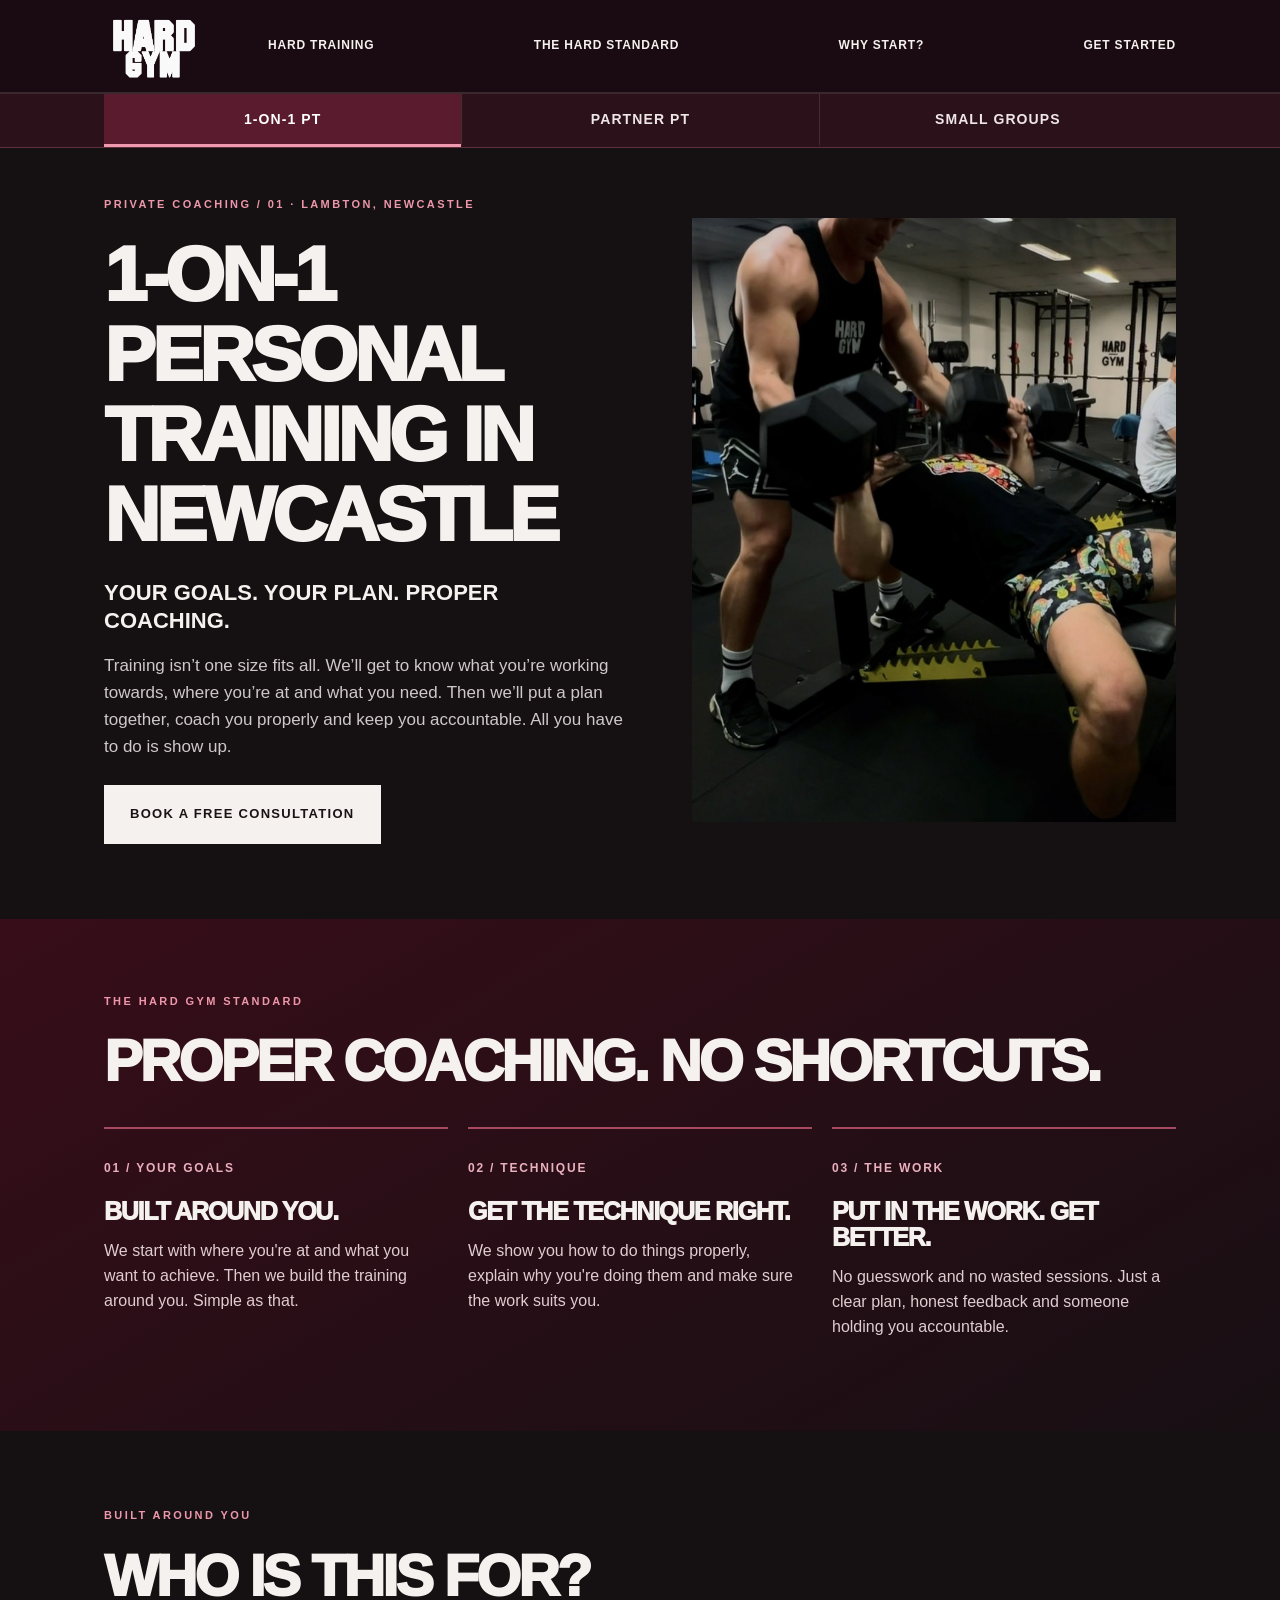
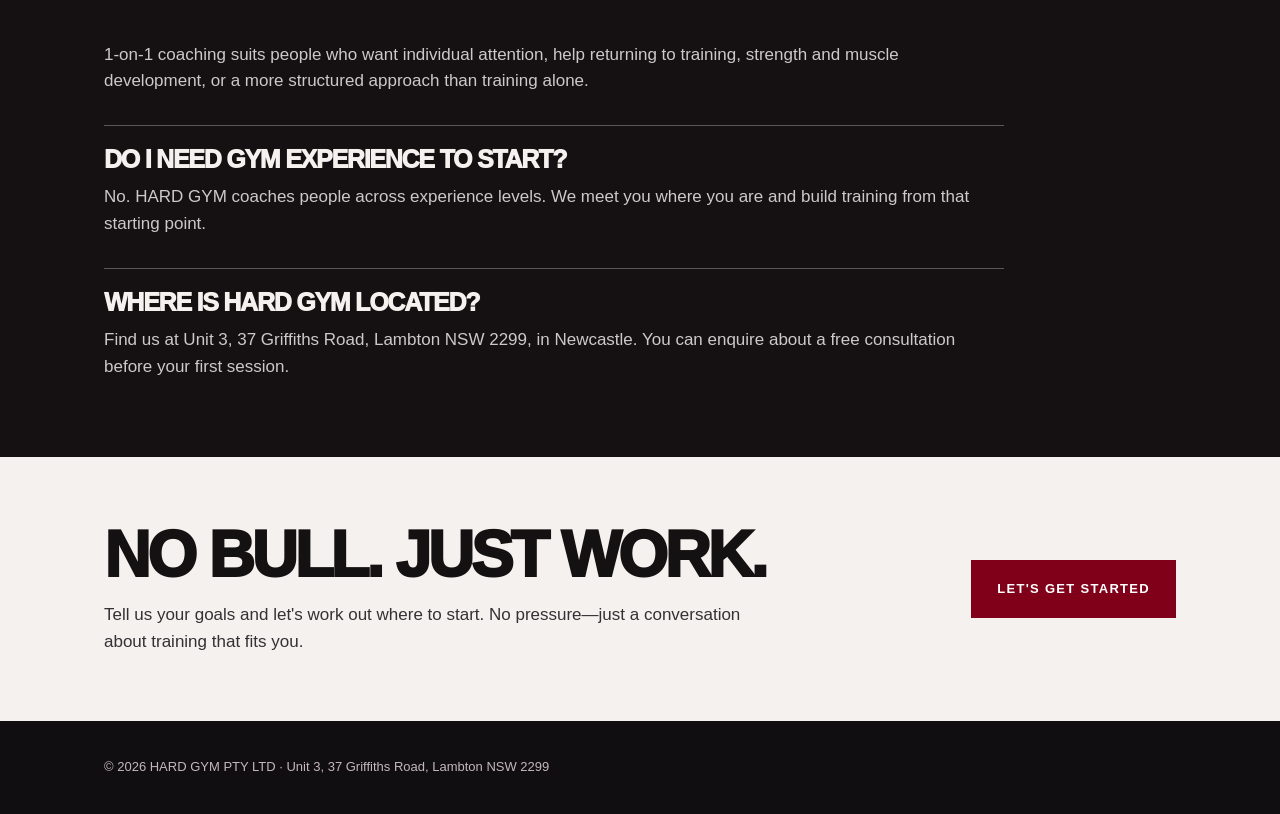
<file: personal-training-newcastle.html>
<!doctype html>
<html lang="en-AU">
<head>
<meta charset="utf-8">
<meta name="viewport" content="width=device-width, initial-scale=1">
<title>Personal Trainer Newcastle | 1-on-1 Coaching at HARD GYM</title>
<meta name="description" content="Get personalised 1-on-1 personal training at HARD GYM in Lambton, Newcastle. Strength, technique and structured progression. Enquire about a free consultation.">
<link rel="canonical" href="https://www.hardgym.com.au/personal-training-newcastle.html">
<meta name="theme-color" content="#180e12">
<meta name="robots" content="index, follow, max-image-preview:large">
<meta property="og:type" content="website">
<meta property="og:locale" content="en_AU">
<meta property="og:site_name" content="HARD GYM">
<meta property="og:title" content="1-on-1 Personal Training in Newcastle | HARD GYM">
<meta property="og:description" content="Get personalised 1-on-1 personal training at HARD GYM in Lambton, Newcastle. Strength, technique and structured progression. Enquire about a free consultation.">
<meta property="og:url" content="https://www.hardgym.com.au/personal-training-newcastle.html">
<meta property="og:image" content="https://www.hardgym.com.au/IMG_7191.jpeg">
<meta property="og:image:alt" content="HARD GYM personal trainer coaching a member through a dumbbell pressing exercise at the Lambton gym">
<meta name="twitter:card" content="summary_large_image">
<link rel="icon" href="/hard-gym-favicon.png" type="image/png">
<script type="application/ld+json">{"@context":"https://schema.org","@graph":[{"@type":"WebPage","@id":"https://www.hardgym.com.au/personal-training-newcastle.html#webpage","url":"https://www.hardgym.com.au/personal-training-newcastle.html","name":"Personal Trainer Newcastle | 1-on-1 Coaching at HARD GYM","description":"Get personalised 1-on-1 personal training at HARD GYM in Lambton, Newcastle. Strength, technique and structured progression. Enquire about a free consultation.","isPartOf":{"@id":"https://www.hardgym.com.au/#website"},"about":{"@id":"https://www.hardgym.com.au/#business"}},{"@type":"Service","@id":"https://www.hardgym.com.au/personal-training-newcastle.html#service","name":"1-on-1 personal training","serviceType":"Personal Training","description":"Personal training should fit the person, not the other way around. At HARD GYM in Lambton, your one-on-one sessions are built around your experience, ability and goals. We focus on purposeful strength work, proper technique and progression you can understand.","url":"https://www.hardgym.com.au/personal-training-newcastle.html","provider":{"@id":"https://www.hardgym.com.au/#business"},"areaServed":[{"@type":"Place","name":"Newcastle, NSW, Australia"},{"@type":"Place","name":"Lambton, NSW, Australia"}]},{"@type":"BreadcrumbList","itemListElement":[{"@type":"ListItem","position":1,"name":"HARD GYM","item":"https://www.hardgym.com.au/"},{"@type":"ListItem","position":2,"name":"1-on-1 personal training","item":"https://www.hardgym.com.au/personal-training-newcastle.html"}]}]}</script>
<style>
:root{color-scheme:dark;--bg:#151113;--burgundy:#800019;--cream:#f5f1ee;--light:#cfc8ca;--pink:#eab0bd}
*{box-sizing:border-box}html{scroll-behavior:smooth}body{margin:0;background:var(--bg);color:var(--cream);font-family:Arial,Helvetica,sans-serif;line-height:1.58}
a{color:inherit}a:focus-visible{outline:3px solid #efb5c5;outline-offset:4px}.wrap{max-width:1120px;margin:auto;padding:0 24px}
header{background:#190b11;border-bottom:1px solid #ffffff20}
.header-row{min-height:92px;display:flex;gap:28px;justify-content:space-between;align-items:center}
.brand img{display:block;width:100px;max-width:100%;height:auto}
.header-actions{display:flex;gap:clamp(12px,2.4vw,29px);align-items:center;justify-content:flex-end;flex-wrap:wrap}
.header-actions a{font-size:12px;font-weight:900;letter-spacing:1px;text-decoration:none;text-transform:uppercase}.header-actions a:hover{color:#efb6c4}
.crumbs{padding-top:25px;font-size:12px;letter-spacing:.06em;color:#d8b4bc}.crumbs a{text-decoration:underline}
.hero{display:grid;grid-template-columns:1.04fr .96fr;gap:clamp(24px,5vw,65px);align-items:center;padding:48px 0 75px}
.eyebrow{margin:0 0 22px;color:#ee97aa;letter-spacing:2.4px;font-size:11px;font-weight:900}
h1,h2,h3{font-stretch:condensed;text-transform:uppercase;font-weight:1000;letter-spacing:-.05em;line-height:1.04}
h1{font-size:clamp(49px,6vw,83px);margin:0 0 24px}
.lede{font-size:clamp(18px,2vw,22px);font-weight:800;line-height:1.3;margin:0 0 17px}
.copy{font-size:17px;color:var(--light);max-width:630px;margin:0 0 25px}
.hero-image{aspect-ratio:4/5;max-height:670px;overflow:hidden;background:#201a1e}
.hero-image img{display:block;width:100%;height:100%;object-fit:cover}
.button{display:inline-flex;justify-content:center;align-items:center;min-height:58px;padding:18px 25px;background:var(--cream);color:#1a1215;text-decoration:none;border:1px solid var(--cream);font-size:13px;font-weight:900;letter-spacing:1.3px;text-transform:uppercase;transition:transform .2s ease}
.button:hover{transform:scale(1.035)}
.features{padding:74px 0;background:linear-gradient(150deg,#370d19,#170f13)}
.features h2,.details h2{font-size:clamp(34px,4.5vw,59px);margin:0 0 35px}
.features-grid{display:grid;grid-template-columns:repeat(3,minmax(0,1fr));gap:20px}
.feature{padding:25px 15px 18px 0;border-top:2px solid #a74a61}
.feature b{font-size:12px;letter-spacing:1.8px;color:var(--pink)}
.feature h3{font-size:25px;margin:18px 0 14px}
.feature p{font-size:16px;color:#e0cdd2;margin:0}
.details{padding:76px 0}
.details .copy{max-width:840px}
.faq{max-width:900px;padding-top:20px;margin-top:30px;border-top:1px solid #ffffff4b}
.faq h3{font-size:25px;margin:0 0 12px}.faq p{margin:0;color:var(--light);font-size:17px}
.cta{background:var(--cream);color:#171317;padding:65px 0}
.cta-row{display:flex;align-items:center;justify-content:space-between;gap:25px}
.cta h2{font-size:clamp(36px,5vw,68px);margin:0 0 14px;color:#141112}
.cta p{margin:0;font-size:17px;color:#353033;max-width:660px}
.cta .button{background:#800019;border-color:#800019;color:#fff;flex-shrink:0}
footer{padding:36px 0;background:#100e10;font-size:13px;color:#c5b8bc}
footer .wrap{display:flex;justify-content:space-between;gap:20px;flex-wrap:wrap}
footer .links{display:flex;gap:15px;flex-wrap:wrap}footer a{color:#e0c3c9}
@media(max-width:760px){
.header-row{min-height:78px;gap:14px}.brand img{width:74px}.header-actions{gap:11px}.header-actions a{font-size:10px;letter-spacing:.4px}
.hero{grid-template-columns:1fr;padding:32px 0 58px}.hero-image{max-height:580px;aspect-ratio:4/3}
h1{font-size:clamp(42px,11vw,67px)}.features{padding:60px 0}.features-grid{grid-template-columns:1fr;gap:21px}
.feature{padding:21px 0 0}.cta-row{display:block}.cta .button{width:100%;margin-top:23px}.details{padding:60px 0}
}
@media(prefers-reduced-motion:reduce){.button{transition:none}.button:hover{transform:none}}
</style>
<style id="hg-service-header-nav-and-popup">
/* HARD GYM service pages: same four main navigation labels as the homepage */
header.hg-service-header{position:sticky;top:0;z-index:900;background:#190b11}
.hg-service-header .header-row{min-height:92px;gap:clamp(24px,5vw,76px)}
.hg-service-header .brand{flex:0 0 100px;line-height:0}
.hg-service-header .hg-primary-links{flex:1;min-width:0;display:flex;align-items:center;justify-content:space-between;gap:clamp(12px,2.4vw,34px)}
.hg-service-header .hg-primary-links a{font-size:clamp(10px,1.05vw,12px);font-weight:900;letter-spacing:.8px;text-decoration:none;white-space:nowrap;line-height:1.3}
.hg-service-header .hg-primary-links a:hover{color:#f3afbf}
.hg-service-header .hg-mobile-nav{display:none}
/* Immediately accessible second row of service pages, instead of tiny footer navigation */
.hg-service-subnav{position:sticky;top:92px;z-index:890;background:#2b111a;border-top:1px solid #ffffff18;border-bottom:1px solid #c56b7b55}
.hg-service-subnav-inner{display:grid;grid-template-columns:repeat(3,minmax(0,1fr));align-items:stretch}
.hg-service-subnav a{display:flex;align-items:center;justify-content:center;text-align:center;min-width:0;min-height:53px;padding:13px 8px;color:#eee5e7;text-decoration:none;font-size:clamp(11px,1.15vw,14px);font-weight:900;letter-spacing:1.1px;border-bottom:3px solid transparent;transition:background-color .18s,color .18s}
.hg-service-subnav a+a{border-left:1px solid #ffffff1e}
.hg-service-subnav a[aria-current="page"]{border-bottom-color:#ef9aaf;color:#fff;background:#5a1b2e}
.hg-service-subnav a:hover{background:#69243a;color:#fff}
.hg-service-header a:focus-visible,.hg-service-subnav a:focus-visible,.hg-service-header summary:focus-visible{outline:3px solid #efaebf;outline-offset:-3px}
@media(max-width:760px){
  .hg-service-header .header-row{min-height:78px;justify-content:space-between;gap:12px}
  .hg-service-header .brand{flex:0 0 74px}
  .hg-service-header .hg-primary-links{display:none}
  .hg-service-header .hg-mobile-nav{display:block;position:relative;margin-left:auto;z-index:2}
  .hg-service-header .hg-mobile-nav summary{display:grid;place-items:center;width:46px;height:46px;cursor:pointer;list-style:none;border:1px solid #ffffff77;border-radius:5px;background:#171315;color:#fff;font-size:25px}
  .hg-service-header .hg-mobile-nav summary::-webkit-details-marker{display:none}
  .hg-service-header .hg-mobile-nav[open] summary{background:#f5f1ee;color:#171315}
  .hg-service-header .hg-mobile-nav-panel{position:absolute;right:0;top:calc(100% + 8px);width:min(290px,calc(100vw - 40px));background:#171315;border:1px solid #ffffff55;box-shadow:0 10px 30px #0009}
  .hg-service-header .hg-mobile-nav-panel a{display:flex;align-items:center;justify-content:center;min-height:56px;padding:14px 16px;text-decoration:none;text-align:center;color:#fff;font-size:13px;font-weight:900;letter-spacing:.9px}
  .hg-service-header .hg-mobile-nav-panel a+a{border-top:1px solid #ffffff23}
  .hg-service-subnav{top:78px}
  .hg-service-subnav a{min-height:51px;padding:10px 4px;font-size:clamp(9px,2.8vw,12px);letter-spacing:.25px}
}
@media(prefers-reduced-motion:reduce){.hg-service-subnav a{transition:none}}
</style>
</head>
<body>
<header class="hg-service-header">
  <div class="wrap header-row">
    <a class="brand" href="/" aria-label="HARD GYM home"><img src="/hard-gym-header-logo.png" alt="HARD GYM logo" width="150" height="108"></a>
    <nav class="hg-primary-links" aria-label="HARD GYM main navigation"><a href="/#training">HARD TRAINING</a><a href="/#approach">THE HARD STANDARD</a><a href="/#why-start">WHY START?</a><a href="/get-started.html">GET STARTED</a></nav>
    <details class="hg-mobile-nav">
      <summary aria-label="Open navigation menu"><span aria-hidden="true">&#9776;</span></summary>
      <nav class="hg-mobile-nav-panel" aria-label="HARD GYM mobile navigation"><a href="/#training">HARD TRAINING</a><a href="/#approach">THE HARD STANDARD</a><a href="/#why-start">WHY START?</a><a href="/get-started.html">GET STARTED</a></nav>
    </details>
  </div>
</header>
<nav class="hg-service-subnav" aria-label="Choose your training"><div class="wrap hg-service-subnav-inner"><a href="/personal-training-newcastle.html" aria-current="page">1-ON-1 PT</a><a href="/partner-training-newcastle.html">PARTNER PT</a><a href="/small-group-training-newcastle.html">SMALL GROUPS</a></div></nav>
<main>
<div class="wrap">
  <div class="hero">
    <div>
      <p class="eyebrow">PRIVATE COACHING / 01 · LAMBTON, NEWCASTLE</p>
      <h1>1-ON-1 PERSONAL TRAINING IN NEWCASTLE</h1>
      <p class="lede">YOUR GOALS. YOUR PLAN. PROPER COACHING.</p>
      <p class="copy">Training isn’t one size fits all. We’ll get to know what you’re working towards, where you’re at and what you need. Then we’ll put a plan together, coach you properly and keep you accountable. All you have to do is show up.</p>
      <a class="button" href="/get-started.html">BOOK A FREE CONSULTATION</a>
    </div>
    <div class="hero-image"><img src="/IMG_7191.jpeg" alt="HARD GYM personal trainer coaching a member through a dumbbell pressing exercise at the Lambton gym" fetchpriority="high"></div>
  </div>
</div>
<section class="features">
 <div class="wrap">
  <p class="eyebrow">THE HARD GYM STANDARD</p>
  <h2>PROPER COACHING. NO SHORTCUTS.</h2>
  <div class="features-grid"><div class="feature"><b>01 / YOUR GOALS</b><h3>BUILT AROUND YOU.</h3><p>We start with where you're at and what you want to achieve. Then we build the training around you. Simple as that.</p></div><div class="feature"><b>02 / TECHNIQUE</b><h3>GET THE TECHNIQUE RIGHT.</h3><p>We show you how to do things properly, explain why you're doing them and make sure the work suits you.</p></div><div class="feature"><b>03 / THE WORK</b><h3>PUT IN THE WORK. GET BETTER.</h3><p>No guesswork and no wasted sessions. Just a clear plan, honest feedback and someone holding you accountable.</p></div></div>
 </div>
</section>
<section class="details">
  <div class="wrap">
  <p class="eyebrow">BUILT AROUND YOU</p>
  <h2>WHO IS THIS FOR?</h2>
  <p class="copy">1-on-1 coaching suits people who want individual attention, help returning to training, strength and muscle development, or a more structured approach than training alone.</p>
  <div class="faq"><h3>Do I need gym experience to start?</h3><p>No. HARD GYM coaches people across experience levels. We meet you where you are and build training from that starting point.</p></div>
  <div class="faq"><h3>Where is HARD GYM located?</h3><p>Find us at Unit 3, 37 Griffiths Road, Lambton NSW 2299, in Newcastle. You can enquire about a free consultation before your first session.</p></div>
  </div>
</section>
<section class="cta"><div class="wrap cta-row">
  <div><h2>NO BULL. JUST WORK.</h2><p>Tell us your goals and let's work out where to start. No pressure—just a conversation about training that fits you.</p></div>
  <a class="button" href="/get-started.html">LET'S GET STARTED</a>
</div></section>
</main>
<footer><div class="wrap">
<span>© 2026 HARD GYM PTY LTD · Unit 3, 37 Griffiths Road, Lambton NSW 2299</span>
</div></footer>
<!-- HARD GYM consultation drawer: paste immediately before </body> in index.html -->
<style>
  .hg-drawer-backdrop{position:fixed;inset:0;background:rgba(0,0,0,.72);z-index:9998;opacity:0;visibility:hidden;transition:opacity .28s ease,visibility .28s ease}
  .hg-drawer{position:fixed;inset:0 0 0 auto;width:min(720px,92vw);height:100%;height:100dvh;padding:0;background:#111112;z-index:9999;transform:translateX(102%);visibility:hidden;transition:transform .32s ease,visibility .32s ease;box-shadow:-18px 0 60px #0008;display:flex;flex-direction:column}
  .hg-drawer-backdrop.is-open{opacity:1;visibility:visible}
  .hg-drawer.is-open{transform:translateX(0);visibility:visible}
  .hg-drawer-toolbar{position:absolute;top:12px;right:18px;z-index:2;display:flex;align-items:center;justify-content:flex-end;padding:0;background:transparent;border:0;min-height:0}
  .hg-drawer-close{border:0;background:transparent;color:#000;font:normal 30px/1 Arial,sans-serif;width:42px;height:42px;cursor:pointer;display:grid;place-items:center}
  .hg-drawer-close:focus-visible{outline:3px solid #e4a3ae;outline-offset:2px}
  .hg-drawer-frame{width:100%;flex:1;border:0;background:#111112}
  body.hg-drawer-locked{overflow:hidden}
  @media(max-width:600px){.hg-drawer{width:100vw;max-width:none}.hg-drawer-toolbar{top:8px;right:14px}}
  @media(prefers-reduced-motion:reduce){.hg-drawer,.hg-drawer-backdrop{transition:none}}
</style>
<div class="hg-drawer-backdrop" id="hgDrawerBackdrop" aria-hidden="true"></div>
<section class="hg-drawer" id="hgDrawer" role="dialog" aria-modal="true" aria-label="Book your free HARD GYM consultation" aria-hidden="true">
  <div class="hg-drawer-toolbar"><button class="hg-drawer-close" type="button" id="hgDrawerClose" aria-label="Close consultation panel">&times;</button></div>
  <iframe class="hg-drawer-frame" id="hgDrawerFrame" title="HARD GYM free consultation" data-src="/get-started.html"></iframe>
</section>
<script>
(function(){
  const drawer=document.getElementById('hgDrawer');
  const backdrop=document.getElementById('hgDrawerBackdrop');
  const closeButton=document.getElementById('hgDrawerClose');
  const frame=document.getElementById('hgDrawerFrame');
  let previousFocus=null;
  function openDrawer(){
    previousFocus=document.activeElement;
    if(!frame.src) frame.src=frame.dataset.src;
    drawer.classList.add('is-open');backdrop.classList.add('is-open');
    drawer.setAttribute('aria-hidden','false');document.body.classList.add('hg-drawer-locked');
    closeButton.focus();
  }
  function closeDrawer(){
    drawer.classList.remove('is-open');backdrop.classList.remove('is-open');
    drawer.setAttribute('aria-hidden','true');document.body.classList.remove('hg-drawer-locked');
    if(previousFocus&&typeof previousFocus.focus==='function') previousFocus.focus();
  }
  document.addEventListener('click',function(e){
    const link=e.target.closest('a[href]');
    if(!link)return;
    const url=new URL(link.href,location.href);
    if(url.origin===location.origin && /(?:^|\/)get-started\.html$/i.test(url.pathname)){
      e.preventDefault();openDrawer();
    }
  });
  closeButton.addEventListener('click',closeDrawer);
  backdrop.addEventListener('click',closeDrawer);
  document.addEventListener('keydown',function(e){
    if(!drawer.classList.contains('is-open'))return;
    if(e.key==='Escape')closeDrawer();
    if(e.key==='Tab' && document.activeElement===closeButton && e.shiftKey){e.preventDefault();closeButton.focus();}
  });
})();
</script>


<script>
(function(){const menu=document.querySelector('.hg-service-header .hg-mobile-nav');if(!menu)return;document.addEventListener('click',function(e){if(e.target.closest('.hg-mobile-nav-panel a')||(!menu.contains(e.target)&&menu.open))menu.open=false});document.addEventListener('keydown',function(e){if(e.key==='Escape'&&menu.open)menu.open=false})})();
</script>
</body>
</html>
</file>
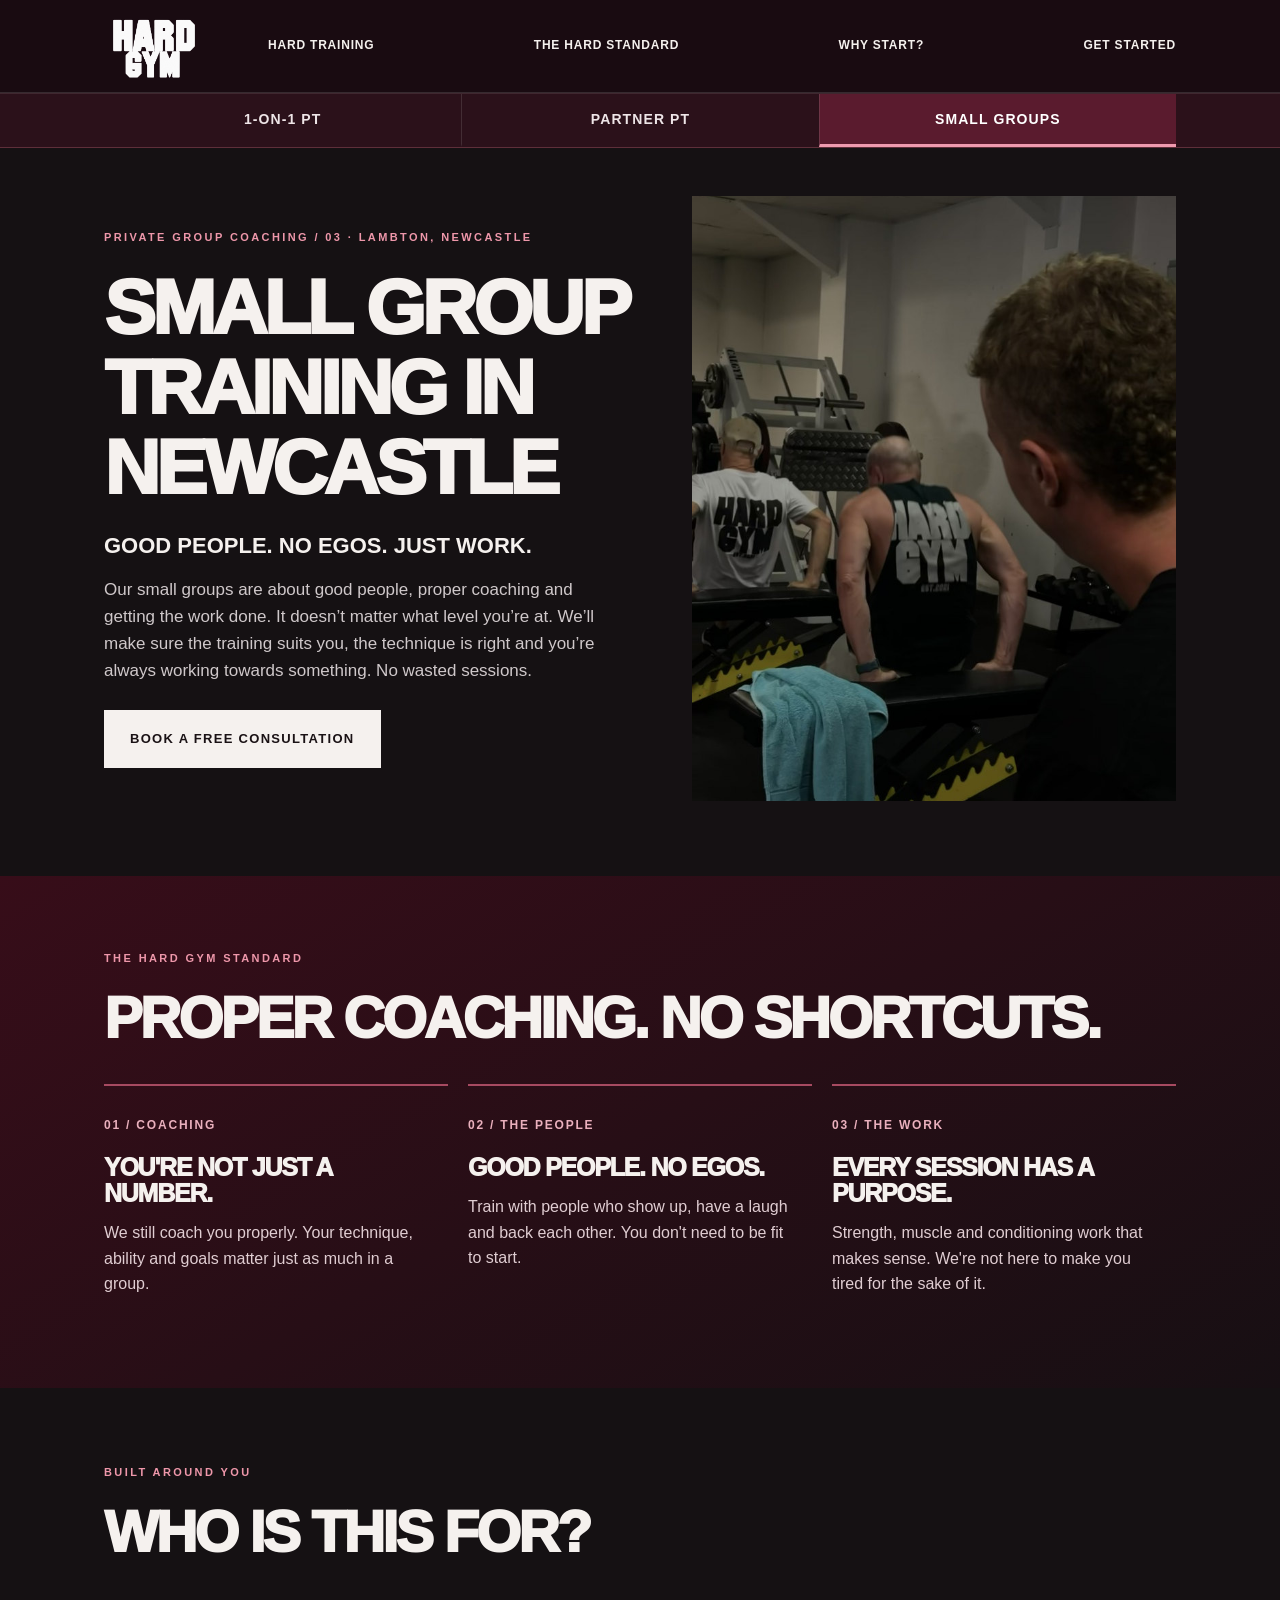
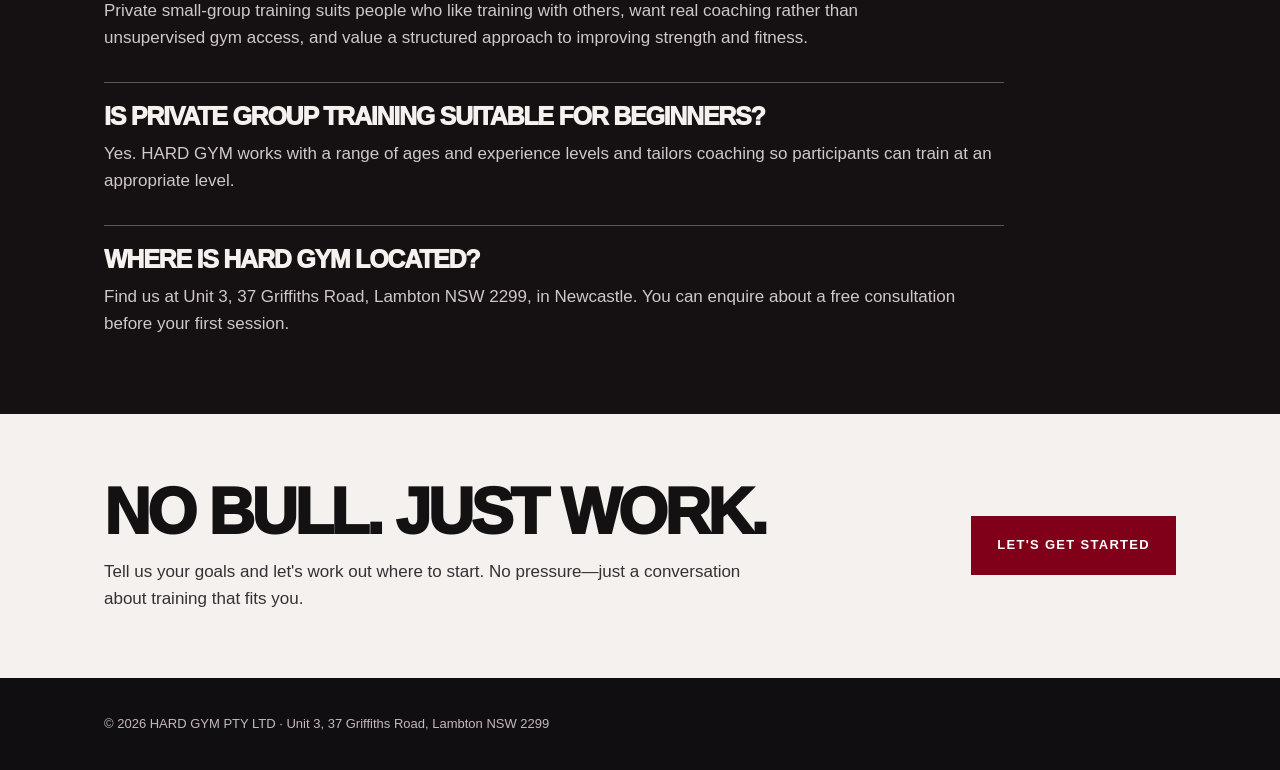
<file: small-group-training-newcastle.html>
<!doctype html>
<html lang="en-AU">
<head>
<meta charset="utf-8">
<meta name="viewport" content="width=device-width, initial-scale=1">
<title>Small Group Strength Training Newcastle | HARD GYM Lambton</title>
<meta name="description" content="Join coached private small-group strength and conditioning sessions at HARD GYM, Lambton Newcastle. Technique, progression, community and a free consultation.">
<link rel="canonical" href="https://www.hardgym.com.au/small-group-training-newcastle.html">
<meta name="theme-color" content="#180e12">
<meta name="robots" content="index, follow, max-image-preview:large">
<meta property="og:type" content="website">
<meta property="og:locale" content="en_AU">
<meta property="og:site_name" content="HARD GYM">
<meta property="og:title" content="Private Small Group Training in Newcastle | HARD GYM">
<meta property="og:description" content="Join coached private small-group strength and conditioning sessions at HARD GYM, Lambton Newcastle. Technique, progression, community and a free consultation.">
<meta property="og:url" content="https://www.hardgym.com.au/small-group-training-newcastle.html">
<meta property="og:image" content="https://www.hardgym.com.au/IMG_8059.jpeg">
<meta property="og:image:alt" content="HARD GYM members training together during a coached private group strength session in Lambton">
<meta name="twitter:card" content="summary_large_image">
<link rel="icon" href="/hard-gym-favicon.png" type="image/png">
<script type="application/ld+json">{"@context":"https://schema.org","@graph":[{"@type":"WebPage","@id":"https://www.hardgym.com.au/small-group-training-newcastle.html#webpage","url":"https://www.hardgym.com.au/small-group-training-newcastle.html","name":"Small Group Strength Training Newcastle | HARD GYM Lambton","description":"Join coached private small-group strength and conditioning sessions at HARD GYM, Lambton Newcastle. Technique, progression, community and a free consultation.","isPartOf":{"@id":"https://www.hardgym.com.au/#website"},"about":{"@id":"https://www.hardgym.com.au/#business"}},{"@type":"Service","@id":"https://www.hardgym.com.au/small-group-training-newcastle.html#service","name":"private small group strength training","serviceType":"Small Group Training","description":"HARD GYM's private group sessions combine a supportive training environment with a proper coaching standard. We use strength, hypertrophy, functional and conditioning work to help people develop capability, consistency and confidence.","url":"https://www.hardgym.com.au/small-group-training-newcastle.html","provider":{"@id":"https://www.hardgym.com.au/#business"},"areaServed":[{"@type":"Place","name":"Newcastle, NSW, Australia"},{"@type":"Place","name":"Lambton, NSW, Australia"}]},{"@type":"BreadcrumbList","itemListElement":[{"@type":"ListItem","position":1,"name":"HARD GYM","item":"https://www.hardgym.com.au/"},{"@type":"ListItem","position":2,"name":"private small group strength training","item":"https://www.hardgym.com.au/small-group-training-newcastle.html"}]}]}</script>
<style>
:root{color-scheme:dark;--bg:#151113;--burgundy:#800019;--cream:#f5f1ee;--light:#cfc8ca;--pink:#eab0bd}
*{box-sizing:border-box}html{scroll-behavior:smooth}body{margin:0;background:var(--bg);color:var(--cream);font-family:Arial,Helvetica,sans-serif;line-height:1.58}
a{color:inherit}a:focus-visible{outline:3px solid #efb5c5;outline-offset:4px}.wrap{max-width:1120px;margin:auto;padding:0 24px}
header{background:#190b11;border-bottom:1px solid #ffffff20}
.header-row{min-height:92px;display:flex;gap:28px;justify-content:space-between;align-items:center}
.brand img{display:block;width:100px;max-width:100%;height:auto}
.header-actions{display:flex;gap:clamp(12px,2.4vw,29px);align-items:center;justify-content:flex-end;flex-wrap:wrap}
.header-actions a{font-size:12px;font-weight:900;letter-spacing:1px;text-decoration:none;text-transform:uppercase}.header-actions a:hover{color:#efb6c4}
.crumbs{padding-top:25px;font-size:12px;letter-spacing:.06em;color:#d8b4bc}.crumbs a{text-decoration:underline}
.hero{display:grid;grid-template-columns:1.04fr .96fr;gap:clamp(24px,5vw,65px);align-items:center;padding:48px 0 75px}
.eyebrow{margin:0 0 22px;color:#ee97aa;letter-spacing:2.4px;font-size:11px;font-weight:900}
h1,h2,h3{font-stretch:condensed;text-transform:uppercase;font-weight:1000;letter-spacing:-.05em;line-height:1.04}
h1{font-size:clamp(49px,6vw,83px);margin:0 0 24px}
.lede{font-size:clamp(18px,2vw,22px);font-weight:800;line-height:1.3;margin:0 0 17px}
.copy{font-size:17px;color:var(--light);max-width:630px;margin:0 0 25px}
.hero-image{aspect-ratio:4/5;max-height:670px;overflow:hidden;background:#201a1e}
.hero-image img{display:block;width:100%;height:100%;object-fit:cover}
.button{display:inline-flex;justify-content:center;align-items:center;min-height:58px;padding:18px 25px;background:var(--cream);color:#1a1215;text-decoration:none;border:1px solid var(--cream);font-size:13px;font-weight:900;letter-spacing:1.3px;text-transform:uppercase;transition:transform .2s ease}
.button:hover{transform:scale(1.035)}
.features{padding:74px 0;background:linear-gradient(150deg,#370d19,#170f13)}
.features h2,.details h2{font-size:clamp(34px,4.5vw,59px);margin:0 0 35px}
.features-grid{display:grid;grid-template-columns:repeat(3,minmax(0,1fr));gap:20px}
.feature{padding:25px 15px 18px 0;border-top:2px solid #a74a61}
.feature b{font-size:12px;letter-spacing:1.8px;color:var(--pink)}
.feature h3{font-size:25px;margin:18px 0 14px}
.feature p{font-size:16px;color:#e0cdd2;margin:0}
.details{padding:76px 0}
.details .copy{max-width:840px}
.faq{max-width:900px;padding-top:20px;margin-top:30px;border-top:1px solid #ffffff4b}
.faq h3{font-size:25px;margin:0 0 12px}.faq p{margin:0;color:var(--light);font-size:17px}
.cta{background:var(--cream);color:#171317;padding:65px 0}
.cta-row{display:flex;align-items:center;justify-content:space-between;gap:25px}
.cta h2{font-size:clamp(36px,5vw,68px);margin:0 0 14px;color:#141112}
.cta p{margin:0;font-size:17px;color:#353033;max-width:660px}
.cta .button{background:#800019;border-color:#800019;color:#fff;flex-shrink:0}
footer{padding:36px 0;background:#100e10;font-size:13px;color:#c5b8bc}
footer .wrap{display:flex;justify-content:space-between;gap:20px;flex-wrap:wrap}
footer .links{display:flex;gap:15px;flex-wrap:wrap}footer a{color:#e0c3c9}
@media(max-width:760px){
.header-row{min-height:78px;gap:14px}.brand img{width:74px}.header-actions{gap:11px}.header-actions a{font-size:10px;letter-spacing:.4px}
.hero{grid-template-columns:1fr;padding:32px 0 58px}.hero-image{max-height:580px;aspect-ratio:4/3}
h1{font-size:clamp(42px,11vw,67px)}.features{padding:60px 0}.features-grid{grid-template-columns:1fr;gap:21px}
.feature{padding:21px 0 0}.cta-row{display:block}.cta .button{width:100%;margin-top:23px}.details{padding:60px 0}
}
@media(prefers-reduced-motion:reduce){.button{transition:none}.button:hover{transform:none}}
</style>
<style id="hg-service-header-nav-and-popup">
/* HARD GYM service pages: same four main navigation labels as the homepage */
header.hg-service-header{position:sticky;top:0;z-index:900;background:#190b11}
.hg-service-header .header-row{min-height:92px;gap:clamp(24px,5vw,76px)}
.hg-service-header .brand{flex:0 0 100px;line-height:0}
.hg-service-header .hg-primary-links{flex:1;min-width:0;display:flex;align-items:center;justify-content:space-between;gap:clamp(12px,2.4vw,34px)}
.hg-service-header .hg-primary-links a{font-size:clamp(10px,1.05vw,12px);font-weight:900;letter-spacing:.8px;text-decoration:none;white-space:nowrap;line-height:1.3}
.hg-service-header .hg-primary-links a:hover{color:#f3afbf}
.hg-service-header .hg-mobile-nav{display:none}
/* Immediately accessible second row of service pages, instead of tiny footer navigation */
.hg-service-subnav{position:sticky;top:92px;z-index:890;background:#2b111a;border-top:1px solid #ffffff18;border-bottom:1px solid #c56b7b55}
.hg-service-subnav-inner{display:grid;grid-template-columns:repeat(3,minmax(0,1fr));align-items:stretch}
.hg-service-subnav a{display:flex;align-items:center;justify-content:center;text-align:center;min-width:0;min-height:53px;padding:13px 8px;color:#eee5e7;text-decoration:none;font-size:clamp(11px,1.15vw,14px);font-weight:900;letter-spacing:1.1px;border-bottom:3px solid transparent;transition:background-color .18s,color .18s}
.hg-service-subnav a+a{border-left:1px solid #ffffff1e}
.hg-service-subnav a[aria-current="page"]{border-bottom-color:#ef9aaf;color:#fff;background:#5a1b2e}
.hg-service-subnav a:hover{background:#69243a;color:#fff}
.hg-service-header a:focus-visible,.hg-service-subnav a:focus-visible,.hg-service-header summary:focus-visible{outline:3px solid #efaebf;outline-offset:-3px}
@media(max-width:760px){
  .hg-service-header .header-row{min-height:78px;justify-content:space-between;gap:12px}
  .hg-service-header .brand{flex:0 0 74px}
  .hg-service-header .hg-primary-links{display:none}
  .hg-service-header .hg-mobile-nav{display:block;position:relative;margin-left:auto;z-index:2}
  .hg-service-header .hg-mobile-nav summary{display:grid;place-items:center;width:46px;height:46px;cursor:pointer;list-style:none;border:1px solid #ffffff77;border-radius:5px;background:#171315;color:#fff;font-size:25px}
  .hg-service-header .hg-mobile-nav summary::-webkit-details-marker{display:none}
  .hg-service-header .hg-mobile-nav[open] summary{background:#f5f1ee;color:#171315}
  .hg-service-header .hg-mobile-nav-panel{position:absolute;right:0;top:calc(100% + 8px);width:min(290px,calc(100vw - 40px));background:#171315;border:1px solid #ffffff55;box-shadow:0 10px 30px #0009}
  .hg-service-header .hg-mobile-nav-panel a{display:flex;align-items:center;justify-content:center;min-height:56px;padding:14px 16px;text-decoration:none;text-align:center;color:#fff;font-size:13px;font-weight:900;letter-spacing:.9px}
  .hg-service-header .hg-mobile-nav-panel a+a{border-top:1px solid #ffffff23}
  .hg-service-subnav{top:78px}
  .hg-service-subnav a{min-height:51px;padding:10px 4px;font-size:clamp(9px,2.8vw,12px);letter-spacing:.25px}
}
@media(prefers-reduced-motion:reduce){.hg-service-subnav a{transition:none}}
</style>
</head>
<body>
<header class="hg-service-header">
  <div class="wrap header-row">
    <a class="brand" href="/" aria-label="HARD GYM home"><img src="/hard-gym-header-logo.png" alt="HARD GYM logo" width="150" height="108"></a>
    <nav class="hg-primary-links" aria-label="HARD GYM main navigation"><a href="/#training">HARD TRAINING</a><a href="/#approach">THE HARD STANDARD</a><a href="/#why-start">WHY START?</a><a href="/get-started.html">GET STARTED</a></nav>
    <details class="hg-mobile-nav">
      <summary aria-label="Open navigation menu"><span aria-hidden="true">&#9776;</span></summary>
      <nav class="hg-mobile-nav-panel" aria-label="HARD GYM mobile navigation"><a href="/#training">HARD TRAINING</a><a href="/#approach">THE HARD STANDARD</a><a href="/#why-start">WHY START?</a><a href="/get-started.html">GET STARTED</a></nav>
    </details>
  </div>
</header>
<nav class="hg-service-subnav" aria-label="Choose your training"><div class="wrap hg-service-subnav-inner"><a href="/personal-training-newcastle.html">1-ON-1 PT</a><a href="/partner-training-newcastle.html">PARTNER PT</a><a href="/small-group-training-newcastle.html" aria-current="page">SMALL GROUPS</a></div></nav>
<main>
<div class="wrap">
  <div class="hero">
    <div>
      <p class="eyebrow">PRIVATE GROUP COACHING / 03 · LAMBTON, NEWCASTLE</p>
      <h1>SMALL GROUP TRAINING IN NEWCASTLE</h1>
      <p class="lede">GOOD PEOPLE. NO EGOS. JUST WORK.</p>
      <p class="copy">Our small groups are about good people, proper coaching and getting the work done. It doesn’t matter what level you’re at. We’ll make sure the training suits you, the technique is right and you’re always working towards something. No wasted sessions.</p>
      <a class="button" href="/get-started.html">BOOK A FREE CONSULTATION</a>
    </div>
    <div class="hero-image"><img src="/IMG_8059.jpeg" alt="HARD GYM members training together during a coached private group strength session in Lambton" fetchpriority="high"></div>
  </div>
</div>
<section class="features">
 <div class="wrap">
  <p class="eyebrow">THE HARD GYM STANDARD</p>
  <h2>PROPER COACHING. NO SHORTCUTS.</h2>
  <div class="features-grid"><div class="feature"><b>01 / COACHING</b><h3>YOU'RE NOT JUST A NUMBER.</h3><p>We still coach you properly. Your technique, ability and goals matter just as much in a group.</p></div><div class="feature"><b>02 / THE PEOPLE</b><h3>GOOD PEOPLE. NO EGOS.</h3><p>Train with people who show up, have a laugh and back each other. You don't need to be fit to start.</p></div><div class="feature"><b>03 / THE WORK</b><h3>EVERY SESSION HAS A PURPOSE.</h3><p>Strength, muscle and conditioning work that makes sense. We're not here to make you tired for the sake of it.</p></div></div>
 </div>
</section>
<section class="details">
  <div class="wrap">
  <p class="eyebrow">BUILT AROUND YOU</p>
  <h2>WHO IS THIS FOR?</h2>
  <p class="copy">Private small-group training suits people who like training with others, want real coaching rather than unsupervised gym access, and value a structured approach to improving strength and fitness.</p>
  <div class="faq"><h3>Is private group training suitable for beginners?</h3><p>Yes. HARD GYM works with a range of ages and experience levels and tailors coaching so participants can train at an appropriate level.</p></div>
  <div class="faq"><h3>Where is HARD GYM located?</h3><p>Find us at Unit 3, 37 Griffiths Road, Lambton NSW 2299, in Newcastle. You can enquire about a free consultation before your first session.</p></div>
  </div>
</section>
<section class="cta"><div class="wrap cta-row">
  <div><h2>NO BULL. JUST WORK.</h2><p>Tell us your goals and let's work out where to start. No pressure—just a conversation about training that fits you.</p></div>
  <a class="button" href="/get-started.html">LET'S GET STARTED</a>
</div></section>
</main>
<footer><div class="wrap">
<span>© 2026 HARD GYM PTY LTD · Unit 3, 37 Griffiths Road, Lambton NSW 2299</span>
</div></footer>
<!-- HARD GYM consultation drawer: paste immediately before </body> in index.html -->
<style>
  .hg-drawer-backdrop{position:fixed;inset:0;background:rgba(0,0,0,.72);z-index:9998;opacity:0;visibility:hidden;transition:opacity .28s ease,visibility .28s ease}
  .hg-drawer{position:fixed;inset:0 0 0 auto;width:min(720px,92vw);height:100%;height:100dvh;padding:0;background:#111112;z-index:9999;transform:translateX(102%);visibility:hidden;transition:transform .32s ease,visibility .32s ease;box-shadow:-18px 0 60px #0008;display:flex;flex-direction:column}
  .hg-drawer-backdrop.is-open{opacity:1;visibility:visible}
  .hg-drawer.is-open{transform:translateX(0);visibility:visible}
  .hg-drawer-toolbar{position:absolute;top:12px;right:18px;z-index:2;display:flex;align-items:center;justify-content:flex-end;padding:0;background:transparent;border:0;min-height:0}
  .hg-drawer-close{border:0;background:transparent;color:#000;font:normal 30px/1 Arial,sans-serif;width:42px;height:42px;cursor:pointer;display:grid;place-items:center}
  .hg-drawer-close:focus-visible{outline:3px solid #e4a3ae;outline-offset:2px}
  .hg-drawer-frame{width:100%;flex:1;border:0;background:#111112}
  body.hg-drawer-locked{overflow:hidden}
  @media(max-width:600px){.hg-drawer{width:100vw;max-width:none}.hg-drawer-toolbar{top:8px;right:14px}}
  @media(prefers-reduced-motion:reduce){.hg-drawer,.hg-drawer-backdrop{transition:none}}
</style>
<div class="hg-drawer-backdrop" id="hgDrawerBackdrop" aria-hidden="true"></div>
<section class="hg-drawer" id="hgDrawer" role="dialog" aria-modal="true" aria-label="Book your free HARD GYM consultation" aria-hidden="true">
  <div class="hg-drawer-toolbar"><button class="hg-drawer-close" type="button" id="hgDrawerClose" aria-label="Close consultation panel">&times;</button></div>
  <iframe class="hg-drawer-frame" id="hgDrawerFrame" title="HARD GYM free consultation" data-src="/get-started.html"></iframe>
</section>
<script>
(function(){
  const drawer=document.getElementById('hgDrawer');
  const backdrop=document.getElementById('hgDrawerBackdrop');
  const closeButton=document.getElementById('hgDrawerClose');
  const frame=document.getElementById('hgDrawerFrame');
  let previousFocus=null;
  function openDrawer(){
    previousFocus=document.activeElement;
    if(!frame.src) frame.src=frame.dataset.src;
    drawer.classList.add('is-open');backdrop.classList.add('is-open');
    drawer.setAttribute('aria-hidden','false');document.body.classList.add('hg-drawer-locked');
    closeButton.focus();
  }
  function closeDrawer(){
    drawer.classList.remove('is-open');backdrop.classList.remove('is-open');
    drawer.setAttribute('aria-hidden','true');document.body.classList.remove('hg-drawer-locked');
    if(previousFocus&&typeof previousFocus.focus==='function') previousFocus.focus();
  }
  document.addEventListener('click',function(e){
    const link=e.target.closest('a[href]');
    if(!link)return;
    const url=new URL(link.href,location.href);
    if(url.origin===location.origin && /(?:^|\/)get-started\.html$/i.test(url.pathname)){
      e.preventDefault();openDrawer();
    }
  });
  closeButton.addEventListener('click',closeDrawer);
  backdrop.addEventListener('click',closeDrawer);
  document.addEventListener('keydown',function(e){
    if(!drawer.classList.contains('is-open'))return;
    if(e.key==='Escape')closeDrawer();
    if(e.key==='Tab' && document.activeElement===closeButton && e.shiftKey){e.preventDefault();closeButton.focus();}
  });
})();
</script>


<script>
(function(){const menu=document.querySelector('.hg-service-header .hg-mobile-nav');if(!menu)return;document.addEventListener('click',function(e){if(e.target.closest('.hg-mobile-nav-panel a')||(!menu.contains(e.target)&&menu.open))menu.open=false});document.addEventListener('keydown',function(e){if(e.key==='Escape'&&menu.open)menu.open=false})})();
</script>
</body>
</html>
</file>
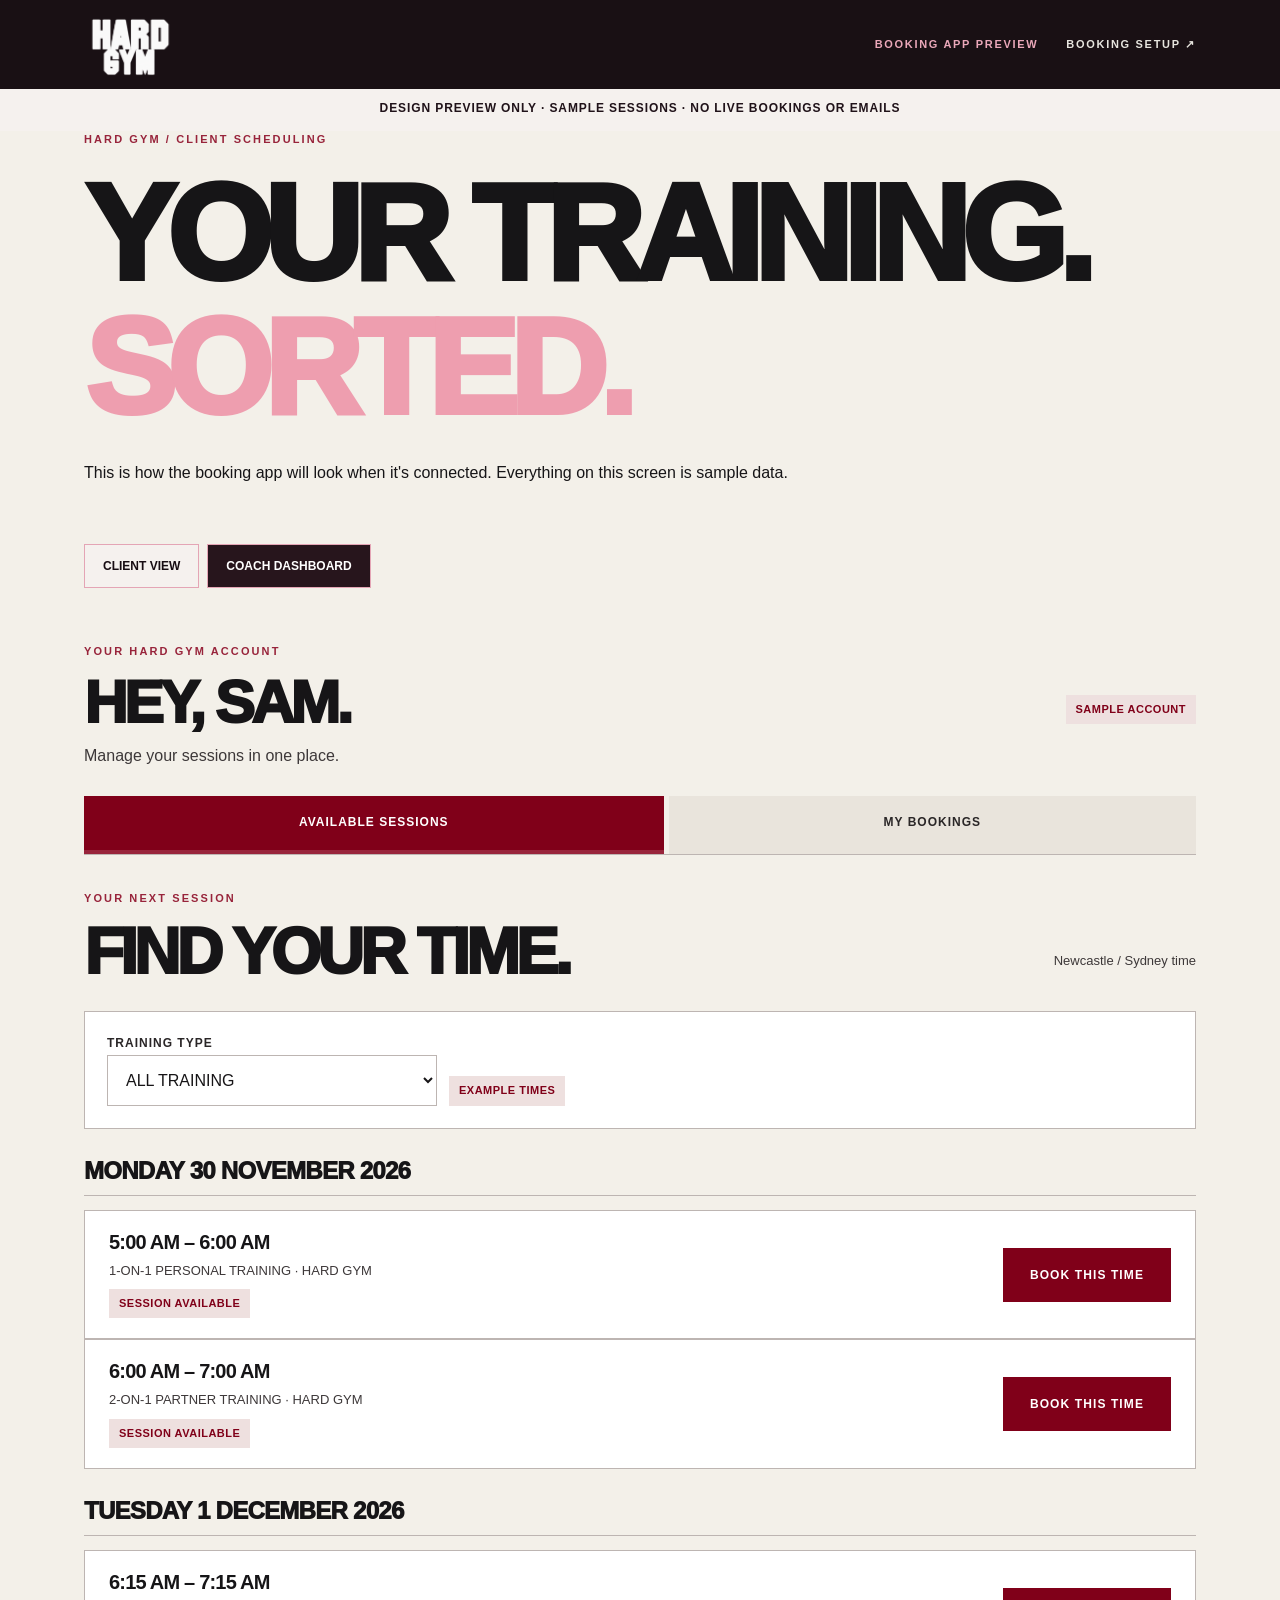
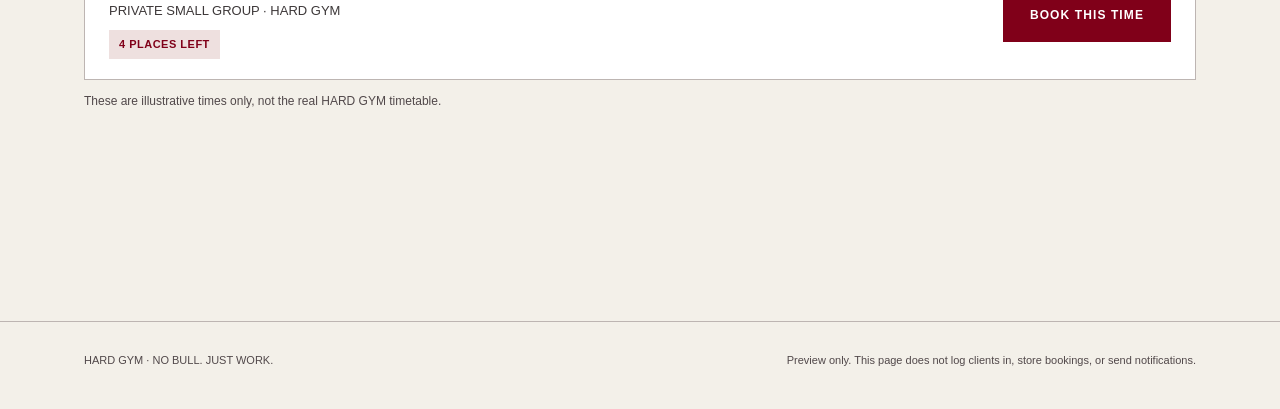
<file: booking/demo.html>
<!doctype html>
<html lang="en-AU">
<head>
<meta charset="utf-8">
<meta name="viewport" content="width=device-width,initial-scale=1">
<meta name="theme-color" content="#160c11">
<meta name="robots" content="noindex,nofollow">
<title>HARD GYM | Booking App Design Preview</title>
<link rel="stylesheet" href="./styles.css">
<style>
.demo-warning{padding:13px 20px;background:#f5f1ee;color:#201219;text-align:center;font-size:12px;font-weight:900;letter-spacing:.9px}
.demo-switch{display:flex;gap:8px;flex-wrap:wrap;margin-bottom:20px}
.demo-switch button{border:1px solid #e4a5b5;background:#27151c;color:#fff;padding:12px 18px;font-weight:900;font-size:12px}
.demo-switch button.active{background:#f5f1ee;color:#170c12}
.demo-tiles{display:grid;grid-template-columns:repeat(3,1fr);gap:14px}
.demo-tile{padding:23px;background:#2b1720;border:1px solid #634050}
.demo-tile strong{display:block;font-size:34px;letter-spacing:-.07em}
.demo-tile span{color:#dcb7c1;font-size:12px;font-weight:900}
@media(max-width:650px){.demo-tiles{grid-template-columns:1fr}}
</style>
</head>
<body>
<div class="demo-warning">DESIGN PREVIEW ONLY · SAMPLE SESSIONS · NO LIVE BOOKINGS OR EMAILS</div>
<header class="site-header"><div class="shell header-inner">
<a class="brand" href="/" aria-label="HARD GYM website"><img src="/hard-gym-header-logo.png" width="97" height="70" alt="HARD GYM"></a>
<div class="header-right"><span class="header-tag">BOOKING APP PREVIEW</span><a class="header-link" href="/booking/">BOOKING SETUP ↗</a></div>
</div></header>
<main class="shell">
<section class="intro"><p class="eyebrow">HARD GYM / CLIENT SCHEDULING</p><h1>YOUR TRAINING.<br><em>SORTED.</em></h1><p>This is how the booking app will look when it's connected. Everything on this screen is sample data.</p></section>
<section style="padding:42px 0 88px">
<div class="demo-switch">
<button type="button" id="show-client" class="active" aria-pressed="true">CLIENT VIEW</button>
<button type="button" id="show-coach" aria-pressed="false">COACH DASHBOARD</button>
</div>
<section id="demo-client">
<div class="welcome"><div><p class="eyebrow">YOUR HARD GYM ACCOUNT</p><h2>HEY, SAM.</h2><p class="sub">Manage your sessions in one place.</p></div><span class="pill">SAMPLE ACCOUNT</span></div>
<div class="app-tabs"><button class="app-tab selected" type="button" id="show-times">AVAILABLE SESSIONS</button><button class="app-tab" type="button" id="show-bookings">MY BOOKINGS</button></div>
<div id="demo-times" class="view-panel">
<div class="panel-heading"><div><p class="eyebrow">YOUR NEXT SESSION</p><h2>FIND YOUR TIME.</h2></div><p class="aside-copy">Newcastle / Sydney time</p></div>
<div class="filters"><label for="demo-filter">TRAINING TYPE</label><select id="demo-filter"><option>ALL TRAINING</option><option>1-ON-1 PT</option><option>PARTNER PT</option><option>SMALL GROUPS</option></select><span class="pill">EXAMPLE TIMES</span></div>
<div class="date-group"><h3>MONDAY 30 NOVEMBER 2026</h3>
<article class="slot-card" data-type="1-ON-1 PT"><div><h4>5:00 AM – 6:00 AM</h4><p>1-ON-1 PERSONAL TRAINING · HARD GYM</p><span class="pill">SESSION AVAILABLE</span></div><button class="button button-light" data-demo-book="1-on-1 · Monday 5:00 AM">BOOK THIS TIME</button></article>
<article class="slot-card" data-type="PARTNER PT"><div><h4>6:00 AM – 7:00 AM</h4><p>2-ON-1 PARTNER TRAINING · HARD GYM</p><span class="pill">SESSION AVAILABLE</span></div><button class="button button-light" data-demo-book="Partner · Monday 6:00 AM">BOOK THIS TIME</button></article>
</div><div class="date-group"><h3>TUESDAY 1 DECEMBER 2026</h3>
<article class="slot-card" data-type="SMALL GROUPS"><div><h4>6:15 AM – 7:15 AM</h4><p>PRIVATE SMALL GROUP · HARD GYM</p><span class="pill">4 PLACES LEFT</span></div><button class="button button-light" data-demo-book="Small group · Tuesday 6:15 AM">BOOK THIS TIME</button></article></div>
<p class="fineprint">These are illustrative times only, not the real HARD GYM timetable.</p>
</div>
<div id="demo-bookings" class="view-panel" hidden><div class="panel-heading"><div><p class="eyebrow">ALL IN ONE PLACE</p><h2>YOUR BOOKINGS.</h2></div></div>
<article class="booking-card"><div><h4>WEDNESDAY 2 DECEMBER 2026 · 5:00 AM</h4><p>1-ON-1 PERSONAL TRAINING · HARD GYM</p><span class="pill">EXAMPLE CONFIRMED</span></div><button class="button button-outline" data-demo-book="Cancellation">CANCEL BOOKING</button></article>
<p class="fineprint">Bookings and cancellations are examples. No actual booking is stored.</p></div>
</section>
<section id="demo-coach" hidden>
<div class="welcome"><div><p class="eyebrow">HARD GYM / COACH ONLY</p><h2>RUN THE SHOW.</h2><p class="sub">A quick look at the booking management dashboard.</p></div><span class="pill">EXAMPLE ONLY</span></div>
<div class="demo-tiles"><div class="demo-tile"><strong>12</strong><span>BOOKED THIS WEEK</span></div><div class="demo-tile"><strong>7</strong><span>AVAILABLE SLOTS</span></div><div class="demo-tile"><strong>3</strong><span>TRAINING TYPES</span></div></div>
<div class="admin-layout" style="margin-top:25px">
<div class="admin-card"><h3>ADD AVAILABLE TIME</h3><form class="form-stack" id="demo-create">
<label for="demo-date">DATE</label><input id="demo-date" type="date" value="2026-11-30">
<label for="demo-hour">TIME</label><input id="demo-hour" type="time" value="06:00">
<label for="demo-type">SESSION</label><select id="demo-type"><option>1-ON-1 PERSONAL TRAINING</option><option>2-ON-1 PARTNER TRAINING</option><option>PRIVATE SMALL GROUP</option></select>
<label class="consent-row"><input type="checkbox"> Repeat weekly for 4 weeks</label>
<button class="button button-light" type="submit">ADD TIME TO CALENDAR</button></form></div>
<div class="admin-card"><h3>UPCOMING SESSIONS</h3><div class="admin-item"><div><strong>MON 30 NOV · 5:00 AM</strong><small>1-ON-1 PERSONAL TRAINING · 1/1 BOOKED</small></div><span class="pill">BOOKED</span></div><div class="admin-item"><div><strong>MON 30 NOV · 6:00 AM</strong><small>2-ON-1 PARTNER TRAINING · 0/1 BOOKED</small></div><span class="pill">OPEN</span></div><div class="admin-item"><div><strong>TUE 1 DEC · 6:15 AM</strong><small>PRIVATE SMALL GROUP · 2/6 BOOKED</small></div><span class="pill">OPEN</span></div></div>
</div>
<div class="admin-card admin-wide"><h3>CLIENT BOOKINGS</h3><div class="admin-item"><div><strong>SAM EXAMPLE · MON 30 NOV · 5:00 AM</strong><small>1-ON-1 PERSONAL TRAINING · example@email.com</small></div><span class="pill">CONFIRMED</span></div></div>
</section>
<p id="demo-feedback" role="status" class="feedback"></p>
</section>
</main>
<footer><div class="shell footer-inner"><p>HARD GYM · NO BULL. JUST WORK.</p><p>Preview only. This page does not log clients in, store bookings, or send notifications.</p></div></footer>
<script>
(function(){
const $=id=>document.getElementById(id);
function section(coach){$('demo-client').hidden=coach;$('demo-coach').hidden=!coach;
$('show-client').classList.toggle('active',!coach);$('show-coach').classList.toggle('active',coach);
$('show-client').setAttribute('aria-pressed',String(!coach));$('show-coach').setAttribute('aria-pressed',String(coach));$('demo-feedback').textContent='';}
$('show-client').addEventListener('click',()=>section(false));
$('show-coach').addEventListener('click',()=>section(true));
$('show-times').addEventListener('click',()=>switchTab(false));
$('show-bookings').addEventListener('click',()=>switchTab(true));
function switchTab(bookings){$('demo-times').hidden=bookings;$('demo-bookings').hidden=!bookings;
$('show-times').classList.toggle('selected',!bookings);$('show-bookings').classList.toggle('selected',bookings);}
$('demo-filter').addEventListener('change',()=>{const f=$('demo-filter').value;
document.querySelectorAll('[data-type]').forEach(card=>card.hidden=f!=='ALL TRAINING'&&card.dataset.type!==f);});
document.addEventListener('click',e=>{const btn=e.target.closest('[data-demo-book]');if(!btn)return;
$('demo-feedback').textContent='DESIGN PREVIEW ONLY: '+btn.dataset.demoBook+'. No booking was made and no email was sent.';});
$('demo-create').addEventListener('submit',e=>{e.preventDefault();$('demo-feedback').textContent='DESIGN PREVIEW ONLY: No appointment was created.';});
})();
</script>
</body></html>
</file>
<file: booking/styles.css>
:root{
  --bg:#130e12;--panel:#21171c;--panel2:#30151f;--border:#694151;
  --ink:#f6f0ee;--dim:#c9bfc3;--sub:#9c8991;--red:#a12742;--hot:#e6a5b5;
  --cream:#f5f1ee;--shadow:#050205aa;
}
*{box-sizing:border-box}html{scroll-behavior:smooth}
body{margin:0;background:var(--bg);color:var(--ink);font:16px/1.6 Arial,Helvetica,sans-serif}
[hidden]{display:none!important}
a{color:inherit}button,input,select{font:inherit}
button{cursor:pointer}button:disabled{cursor:not-allowed;opacity:.5}
input,select{min-height:51px;width:100%;border:1px solid #85636f;background:#110d11;color:#fff;border-radius:0;padding:12px 14px}
input::placeholder{color:#9b8990}
input:focus-visible,select:focus-visible,button:focus-visible,a:focus-visible{
  outline:3px solid #f3a4b7;outline-offset:3px
}
input[type=checkbox]{width:18px;min-height:18px;height:18px;accent-color:var(--red);flex:none;margin:3px 0 0}
label{font-size:12px;letter-spacing:1px;font-weight:900;color:#eee1e5}
h1,h2,h3,p{overflow-wrap:break-word}
h1,h2,h3{font-weight:1000;letter-spacing:-.065em;line-height:.99;text-transform:uppercase}
h1{font-size:clamp(56px,10.7vw,136px);margin:19px 0 25px}
h1 em{font-style:normal;color:#ee9eaf}
h2{font-size:clamp(31px,5.1vw,65px);margin:0 0 22px}
h3{font-size:26px;margin:0 0 20px}
.shell{max-width:1160px;padding:0 24px;margin:0 auto}
.site-header{background:#170b10;position:relative;border-bottom:1px solid #ffffff2c}
.header-inner{min-height:89px;display:flex;justify-content:space-between;align-items:center;gap:28px}
.brand img{display:block;width:93px;height:auto}
.header-right{display:flex;justify-content:flex-end;align-items:center;gap:28px}
.header-tag,.header-link{font-size:11px;letter-spacing:1.7px;font-weight:900}
.header-tag{color:#eba8ba}.header-link{text-decoration:none}
.header-link:hover{color:var(--hot)}
.eyebrow{margin:0 0 13px;font-size:11px;letter-spacing:2.1px;font-weight:900;color:#e99baf}


.button{display:inline-flex;justify-content:center;align-items:center;text-align:center;gap:8px;
  min-height:54px;padding:15px 26px;text-decoration:none;font-size:12px;font-weight:900;letter-spacing:1.1px;
  border:1px solid transparent;transition:transform .2s ease,background-color .2s ease}
.button:not(:disabled):hover{transform:scale(1.025)}
.button-light{background:var(--cream);color:#1d1519}
.button-light:hover{background:white}
.button-outline{background:transparent;color:#f4eff0;border-color:#9b828b}
.button-outline:hover{background:#ffffff13}
.notice-card{margin:40px 0 90px;padding:clamp(27px,5vw,60px);background:linear-gradient(140deg,#34121f,#191216)}
.notice-card h2{font-size:clamp(32px,5.5vw,66px)}
.notice-card p:not(.eyebrow){max-width:670px;color:#d8c9ce;font-size:18px}
.notice-card .button{margin-top:18px}
.auth-layout{display:grid;grid-template-columns:1fr 1fr;gap:clamp(25px,6vw,80px);padding:67px 0 108px}
.auth-copy{padding:30px 0}
.auth-copy h2{font-size:clamp(45px,6.4vw,81px)}
.auth-copy>p:not(.eyebrow){max-width:440px;color:#c9bfc2;font-size:18px}
.auth-points{display:grid;gap:16px;margin-top:49px}
.auth-points span{padding:13px 0;border-top:1px solid #76525f;color:#e8a6b6;font-size:12px;letter-spacing:2px;font-weight:900}
.auth-card{border:1px solid #65434e;background:linear-gradient(155deg,#2c1c23,#141012);padding:clamp(25px,4vw,45px);align-self:start}
.tab-bar{display:flex;gap:2px;margin-bottom:34px;border-bottom:1px solid #ffffff30}
.tab{flex:1;padding:14px 10px;background:none;border:0;color:#bda6ae;letter-spacing:1.1px;font-weight:900;font-size:11px;border-bottom:3px solid transparent}
.tab.active{color:#fff;border-bottom-color:#e9a1b2}
.form-stack{display:flex;flex-direction:column;gap:12px}
.form-stack h3{margin:0 0 11px}
.form-stack label{margin-top:7px}
.form-stack .button{margin-top:17px}
.consent-row{display:flex;gap:13px;align-items:flex-start;font-size:12px;letter-spacing:0;line-height:1.55;font-weight:400;color:#d8ced1}
.consent-row a{text-decoration:underline}
.link-button{border:none;background:none;color:#e6bac5;text-decoration:underline;font-size:12px;padding:12px}
.fineprint{font-size:12px;color:#b3a5ab;line-height:1.6}
.feedback{min-height:0;color:#f0bfca;font-size:14px;font-weight:700;margin:20px 0}
.feedback.success{color:#b6e3ca}
.welcome{display:flex;justify-content:space-between;align-items:center;gap:25px;padding:43px 0 31px}
.welcome h2{font-size:clamp(31px,5.5vw,60px);margin:0}
.welcome .sub{color:#d0c4c8;margin:11px 0 0}
.text-button{border:1px solid #9a7c85;background:transparent;color:#fff;padding:13px 18px;white-space:nowrap;font-size:12px;font-weight:900;letter-spacing:1px}
.text-button:hover{background:#ffffff10}
.app-tabs{display:flex;gap:5px;border-bottom:1px solid #ffffff40;overflow-x:auto;scrollbar-width:none}
.app-tabs::-webkit-scrollbar{display:none}
.app-tab{flex:1 0 auto;border:0;border-bottom:4px solid transparent;background:#28121a;color:#d5c1c8;min-height:58px;padding:13px 18px;white-space:nowrap;font-size:12px;font-weight:900;letter-spacing:1px}
.app-tab.selected{border-bottom-color:#efa1b6;background:#5c1a2d;color:white}
.view-panel{padding:50px 0 90px}
.panel-heading{display:flex;justify-content:space-between;align-items:end;gap:30px;margin-bottom:27px}
.panel-heading h2{margin:0}
.aside-copy{color:#c7b9bf;font-size:13px;text-align:right;max-width:250px}
.filters{display:flex;align-items:end;gap:12px;flex-wrap:wrap;margin-bottom:30px;background:#23151c;padding:22px}
.filters label{min-width:100%;margin-bottom:-10px}
.filters select{max-width:330px;flex:1}
.filters .button{min-height:51px}
.slots-list,.booking-list{display:grid;gap:12px}
.date-group h3{font-size:clamp(18px,2vw,24px);letter-spacing:-.03em;border-bottom:1px solid #ffffff3f;padding-bottom:13px;margin:30px 0 14px}
.slot-card,.booking-card{display:flex;justify-content:space-between;align-items:center;gap:23px;padding:20px 24px;border:1px solid #624450;background:linear-gradient(105deg,#291720,#181215)}
.slot-card div,.booking-card div{min-width:0}
.slot-card h4,.booking-card h4{margin:0 0 7px;font-size:20px;letter-spacing:-.04em;line-height:1.15}
.slot-card p,.booking-card p{margin:0;color:#c8bbc0;font-size:13px}
.slot-meta{margin:10px 0 0!important;color:#e1b4c1!important;font-size:12px!important}
.slot-card .button,.booking-card .button{min-width:135px}
.empty{background:#28191f;padding:30px;color:#c9b5bd}
.pill{display:inline-flex;padding:6px 10px;background:#6b2a40;color:#f5edf0;font-size:11px;letter-spacing:.5px;font-weight:900;margin-top:8px}
.pill.full{background:#40363a;color:#dfd8d9}
.profile-form,.settings-form{display:grid;grid-template-columns:minmax(200px,330px) minmax(230px,1fr);gap:16px 20px;max-width:720px;align-items:center}
.profile-form .button,.settings-form .button{grid-column:2}
.admin-layout{display:grid;grid-template-columns:minmax(275px,.85fr) 1.15fr;gap:24px}
.admin-card{padding:29px;background:#25171e;border:1px solid #654450;min-width:0}
.admin-card h3{font-size:24px}
.admin-card .form-stack{gap:10px}
.admin-list{max-height:575px;overflow:auto;min-height:80px}
.admin-item{display:flex;justify-content:space-between;align-items:center;gap:14px;border-top:1px solid #60404e;padding:14px 2px}
.admin-item strong{display:block;font-size:14px;line-height:1.3}
.admin-item small{font-size:12px;color:#bdabb3;display:block}
.admin-item button{padding:7px 10px;font-size:11px;font-weight:900;background:#5b2334;border:1px solid #ab647c;color:#fff;white-space:nowrap}
.admin-item button:hover{background:#913a57}
.admin-wide{margin-top:24px}
.settings-form{display:grid;margin-top:24px;max-width:900px;grid-template-columns:minmax(190px,1fr) 220px}
.settings-form h3{grid-column:1/-1}
.admin-card .fineprint{margin-bottom:0}
.booking-dialog{border:1px solid #d4abb6;background:#24151c;color:#fff;padding:clamp(24px,4vw,42px);width:min(510px,calc(100vw - 30px));max-height:calc(100dvh - 30px);box-shadow:0 30px 90px #000a}
.booking-dialog::backdrop{background:#000b}
.booking-dialog h2{font-size:clamp(31px,5vw,45px)}
.booking-dialog p:not(.eyebrow){font-size:17px;color:#d8c4cc}
.dialog-actions{display:flex;gap:10px;margin-top:14px}
.dialog-actions .button{flex:1;padding:15px 10px;margin:0}
footer{border-top:1px solid #5f3a47;background:#120b0e}
.footer-inner{display:flex;justify-content:space-between;gap:25px;align-items:start;padding-top:30px;padding-bottom:40px}
.footer-inner p{margin:0;font-size:11px;color:#bdaeb4;max-width:620px}
.privacy-copy{line-height:1.6}
@media(max-width:850px){
.auth-layout{grid-template-columns:1fr;gap:16px}
.auth-copy{padding:0}.auth-points{display:none}
.admin-layout{grid-template-columns:1fr}
.footer-inner{display:block}.footer-inner p+p{margin-top:12px}
}
@media(max-width:620px){
.shell{padding:0 18px}
.header-inner{min-height:73px}.brand img{width:69px}.header-right{gap:13px}
.header-tag{display:none}.header-link{font-size:10px;letter-spacing:.7px}

h1{font-size:clamp(47px,11.5vw,72px)}

.auth-layout{padding:32px 0 66px}
.auth-copy h2{font-size:45px}
.auth-card{padding:22px}
.welcome{padding:30px 0 20px;align-items:start;gap:13px}
.welcome .text-button{font-size:10px;padding:10px}
.welcome h2{font-size:31px}
.app-tab{font-size:11px;letter-spacing:0;padding:12px 11px;min-height:52px}
.view-panel{padding:35px 0 55px}
.panel-heading{display:block}.aside-copy{text-align:left;margin-top:10px}
.filters{padding:16px}.filters select,.filters .button{max-width:none;flex:1 1 100%}
.slot-card,.booking-card{align-items:stretch;flex-direction:column;gap:14px;padding:17px}
.slot-card .button,.booking-card .button{width:100%}
.profile-form,.settings-form{grid-template-columns:1fr;gap:8px}
.profile-form .button,.settings-form .button{grid-column:1}
.admin-card{padding:20px}
.dialog-actions{flex-direction:column-reverse}
}
@media(prefers-reduced-motion:reduce){html{scroll-behavior:auto}.button{transition:none}.button:not(:disabled):hover{transform:none}}

/* Your Move consultation palette, from /get-started.html, scoped to the booking portal. */
:root{--bg:#f3f0e9;--panel:#fff;--panel2:#e9e4dc;--border:#bdb5b2;--ink:#161517;--dim:#3d3839;--sub:#51484a;--red:#800019;--hot:#98243b;--cream:#f3f0e9;--shadow:#16151718;--nav-height:86px}
body{padding-top:var(--nav-height);background:var(--bg);color:var(--ink);line-height:1.55}
main.shell{min-height:calc(100svh - var(--nav-height) - 120px)}
/* Same main-site desktop layout, sticky header, and mobile dropdown. */
.site-header{position:fixed;inset:0 0 auto;z-index:1000;background:rgba(18,9,13,.97);color:#e7e5df;border:0;backdrop-filter:blur(10px);-webkit-backdrop-filter:blur(10px)}
.site-header .nav{min-height:var(--nav-height);display:flex;align-items:center;justify-content:space-between;gap:clamp(30px,4vw,56px)}
.site-header .logo{display:block;width:106px;flex:0 0 106px;line-height:0}
.site-header .logo img{display:block;width:100%;height:auto;object-fit:contain}
.site-header .navlinks{display:flex;flex:1 1 auto;min-width:0;justify-content:space-between;align-items:center;gap:clamp(12px,2.2vw,30px);font-size:clamp(10px,1vw,12px);font-weight:800;letter-spacing:.65px;text-transform:uppercase}
.site-header .navlinks a{white-space:nowrap;text-decoration:none}
.site-header .navlinks a:hover{color:#f47a87}
.hg-mobile-menu{display:none}
@media(max-width:750px){
 :root{--nav-height:96px}
 .site-header .nav{position:relative;padding:12px 20px 12px 118px;justify-content:flex-end;gap:0}
 .site-header .logo{position:absolute;left:12px;top:13px;width:94px}
 .site-header .navlinks{display:none}
 .hg-mobile-menu{display:block;position:relative;margin-left:auto;z-index:5;color:#fff}
 .hg-mobile-menu summary{display:flex;align-items:center;gap:9px;list-style:none;cursor:pointer;padding:11px 14px;min-height:44px;border:1px solid rgba(255,255,255,.65);border-radius:6px;background:rgba(15,10,12,.82);font-size:12px;font-weight:900;letter-spacing:1.2px;user-select:none}
 .hg-mobile-menu summary::-webkit-details-marker{display:none}
 .hg-menu-icon{font-size:19px;line-height:1}
 .hg-mobile-menu[open] summary{background:#fff;color:#111}
 .hg-mobile-menu-panel{position:absolute;top:calc(100% + 8px);right:0;width:min(260px,calc(100vw - 32px));background:#171315;border:1px solid rgba(255,255,255,.3);border-radius:8px;box-shadow:0 12px 35px rgba(0,0,0,.45);overflow:hidden}
 .hg-mobile-menu-panel a{display:flex;align-items:center;justify-content:center;text-align:center;padding:17px 19px;min-height:52px;text-decoration:none;color:white;font-size:13px;font-weight:800;letter-spacing:.8px;text-transform:uppercase}
 .hg-mobile-menu-panel a+a{border-top:1px solid rgba(255,255,255,.14)}
 .hg-mobile-menu-panel a:active{background:#5c1324}
}
@media(max-width:380px){.site-header .logo{width:84px}.site-header .nav{padding-left:101px;padding-right:12px}}
input,select{background:#fff;color:#171517;border-color:var(--border)}
input::placeholder{color:#756c6e}
input:disabled{background:#e9e4dc;color:#51484a}
input:focus-visible,select:focus-visible,button:focus-visible,a:focus-visible,summary:focus-visible{outline:3px solid #98243b;outline-offset:3px}
.site-header a:focus-visible,.site-header summary:focus-visible{outline-color:#fff}
label{color:#2a2627}
.eyebrow{color:var(--hot)}
.button-light{background:var(--red);border-color:var(--red);color:#fff}
.button-light:hover{background:#a62a40;border-color:#a62a40}
.button-outline,.text-button{color:var(--red);border-color:var(--red);background:transparent}
.button-outline:hover,.text-button:hover{background:#8000190b}
.notice-card,.auth-card,.filters,.slot-card,.booking-card,.admin-card,.booking-dialog{background:var(--panel);border:1px solid var(--border);color:var(--ink);box-shadow:none}
.notice-card p:not(.eyebrow),.auth-copy>p:not(.eyebrow),.welcome .sub,.aside-copy,.slot-card p,.booking-card p,.booking-dialog p:not(.eyebrow){color:var(--dim)}
.auth-points span{border-color:var(--border);color:var(--hot)}
.tab-bar,.app-tabs{border-bottom-color:var(--border)}
.tab{color:var(--sub)}
.tab.active{color:var(--red);border-bottom-color:var(--red)}
.consent-row,.fineprint,.admin-item small{color:var(--sub)}
.link-button,.feedback{color:var(--red)}
.feedback.success{color:#22643c}
.app-tab{background:#e9e4dc;color:#2a2627}
.app-tab.selected{background:var(--red);color:#fff;border-bottom-color:#98243b}
.date-group h3,.admin-item{border-color:var(--border)}
.slot-meta{color:var(--hot)!important}
.empty{background:#e9e4dc;color:var(--sub)}
.pill{background:#eee0df;color:#800019}
.pill.full{background:#e4dfd8;color:#51484a}
.admin-item button{background:var(--red);border-color:var(--red);color:#fff}
.admin-item button:hover{background:#a62a40}
.booking-dialog{box-shadow:0 30px 90px #0004}
footer{background:var(--bg);border-color:var(--border)}
.footer-inner p{color:var(--sub)}
.welcome{padding:35px 0 27px}
.view-panel{padding-top:35px}
.auth-layout{padding-top:40px}
@media(max-width:620px){.welcome{padding:24px 0 18px}.view-panel{padding-top:26px}.auth-layout{padding-top:25px}.app-tabs{flex-wrap:wrap;overflow:visible}.app-tab{flex:1 1 30%;white-space:normal}}
</file>
